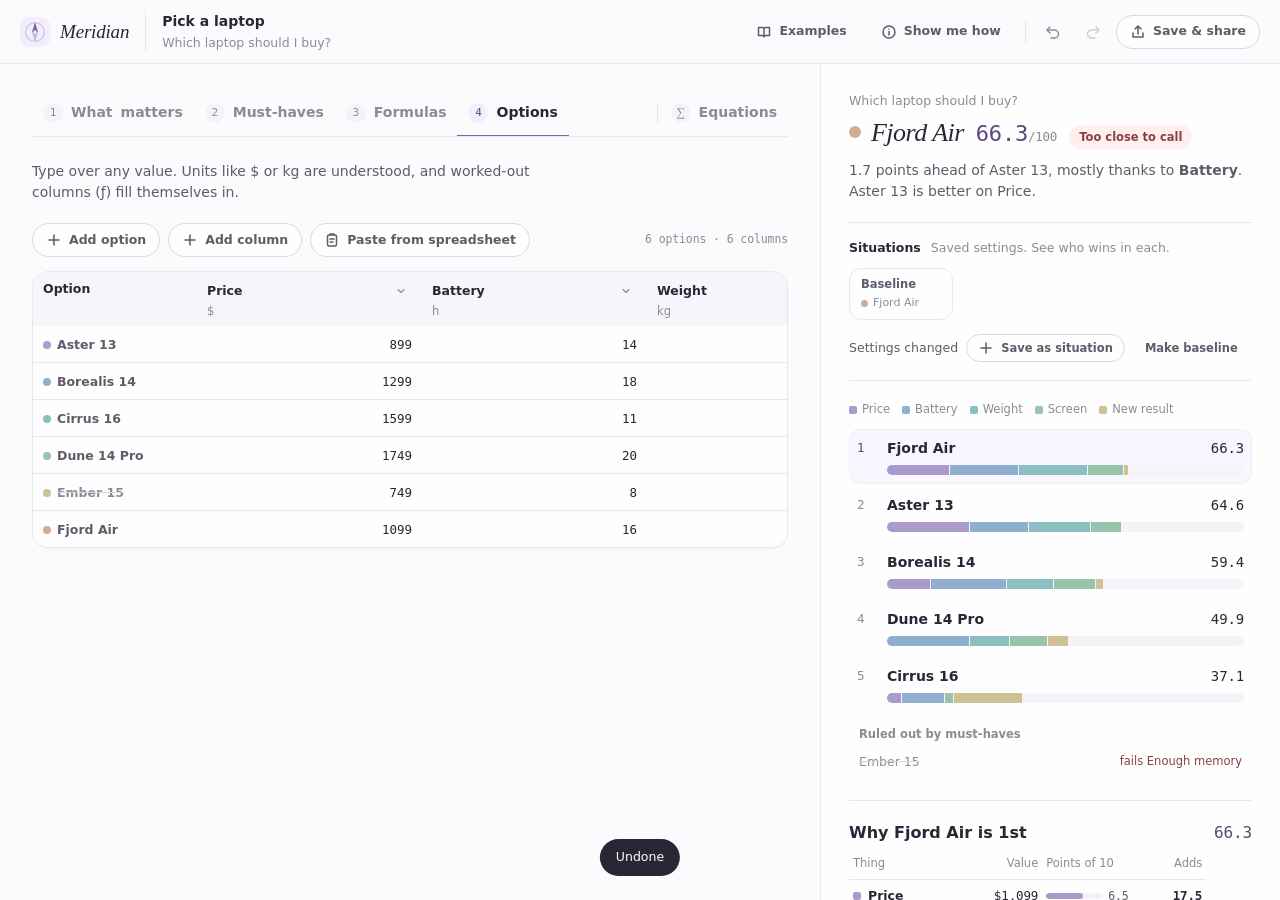
<file: ui-check.html>
<!doctype html>
<html lang="en">
<head>
  <meta charset="utf-8">
  <meta name="viewport" content="width=device-width, initial-scale=1">
  <title>Meridian Studio · UI checks</title>
  <link rel="icon" href="favicon.svg" type="image/svg+xml">
  <link rel="stylesheet" href="css/style.css">
</head>
<body data-pane="build">
  <header class="topbar" id="topbar"></header>
  <nav class="pane-switch" aria-label="View"><button data-act="pane" data-v="build" aria-pressed="true">Build</button><button data-act="pane" data-v="results" aria-pressed="false">Ranking</button></nav>
  <main class="layout" id="main"><section class="setup" id="setup"></section><aside class="results" id="results"></aside></main>
  <aside class="coach" id="coach" hidden></aside>
  <div id="modal-root"></div>
  <div class="toast" id="toast"></div>
  <input type="file" id="import-file" hidden>
  <script src="js/tests/ui-reset.js"></script>
  <script src="js/core/util.js"></script>
  <script src="js/core/formula.js"></script>
  <script src="js/core/model.js"></script>
  <script src="js/core/engine.js"></script>
  <script src="js/core/uncertainty.js"></script>
  <script src="js/core/insights.js"></script>
  <script src="js/core/export.js"></script>
  <script src="js/core/xlsx.js"></script>
  <script src="js/core/plan.js"></script>
  <script src="js/core/equations.js"></script>
  <script src="js/examples.js"></script>
  <script src="js/examples-ops.js"></script>
  <script src="js/app/store.js"></script>
  <script src="js/app/render.js"></script>
  <script src="js/app/setup.js"></script>
  <script src="js/app/results.js"></script>
  <script src="js/app/modals.js"></script>
  <script src="js/app/guide.js"></script>
  <script src="js/app/events.js"></script>
  <script src="js/app/runner.js"></script>
  <script src="js/app/tools.js"></script>
  <script src="js/app/equations.js"></script>
  <script src="js/app/main.js"></script>
  <script src="js/tests/ui-check.js"></script>
</body>
</html>
</file>
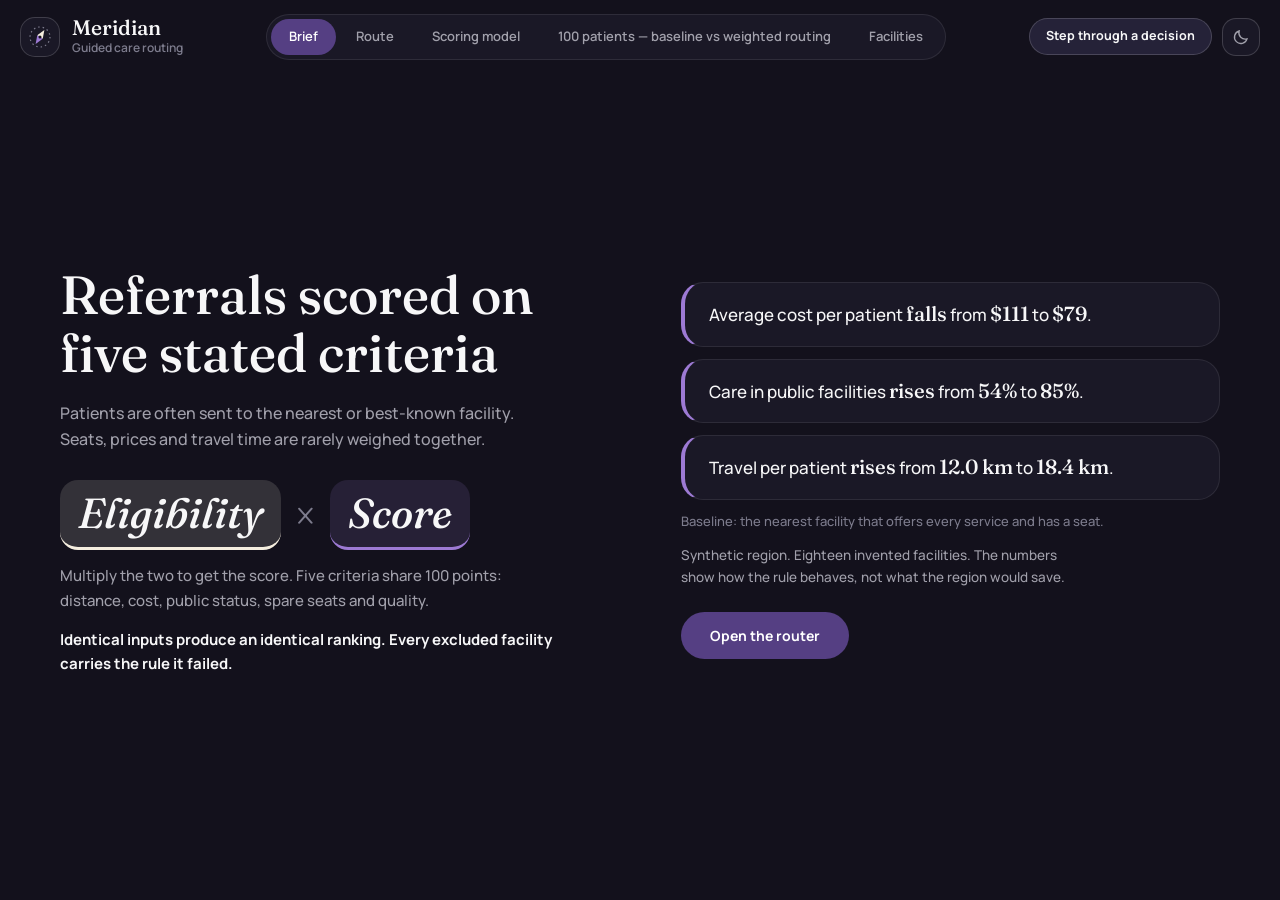
<file: docs/demo.html>
<!DOCTYPE html>
<html lang="en" data-theme="dark">
<head>
<meta charset="utf-8">
<meta name="viewport" content="width=device-width,initial-scale=1">
<title>Meridian — guided care routing</title>
<link rel="icon" href="data:image/svg+xml,%3Csvg xmlns='http://www.w3.org/2000/svg' viewBox='0 0 32 32'%3E%3Crect width='32' height='32' rx='8' fill='%23553f83'/%3E%3Cpath d='M16 4.5l5.2 11.5H10.8z' fill='%23ffffff'/%3E%3Cpath d='M16 27.5l5.2-11.5H10.8z' fill='%23b9a3e0'/%3E%3C/svg%3E">
<meta name="theme-color" content="#553f83">
<link rel="preconnect" href="https://fonts.googleapis.com">
<link rel="preconnect" href="https://fonts.gstatic.com" crossorigin>
<link href="https://fonts.googleapis.com/css2?family=Fraunces:ital,opsz,wght@0,9..144,400..600;1,9..144,400..600&family=JetBrains+Mono:wght@400;500&family=Manrope:wght@400;500;600;700&display=swap" rel="stylesheet">
<style>
:root{
--bg:#13111c;--bg2:#0f0d18;--panel:#1a1826;--panel2:#252238;
--line:rgba(247,247,248,.085);--line2:rgba(247,247,248,.17);
--tx:#f7f7f8;--mu:#a1a0ab;--fa:#7d7c8d;
--brand:#553f83;--on-brand:#ffffff;--focus:#bf92ec;
--pub:#7fd6a8;--con:#f0c36e;--pri:#f28fb0;--sel:#f5eedf;--acc:#9d7ad4;--ok:#6fd3a0;--warn:#f0c36e;--bad:#f0877d;
--td:#7db4f5;--tc:#b99af2;--tt:#7fd6a8;--tl:#f3b184;--tq:#68d4e0;
--dot:rgba(224,218,255,.085);
color-scheme:dark}
:root[data-theme=light]{
--bg:#f1eff7;--bg2:#f9f8fd;--panel:#ffffff;--panel2:#efecf7;
--line:rgba(26,23,38,.09);--line2:rgba(26,23,38,.17);
--tx:#1a1726;--mu:#5f5a75;--fa:#8b869c;
--brand:#553f83;--on-brand:#ffffff;--focus:#6b4fa3;
--pub:#2b9a68;--con:#b7801c;--pri:#c94e7c;--sel:#1a1726;--acc:#6b4fa3;--ok:#2b9a68;--warn:#a9740f;--bad:#c94e4e;
--td:#3f7fd0;--tc:#7a56c9;--tt:#2b9a68;--tl:#cf7d3f;--tq:#1f96a5;
--dot:rgba(26,23,38,.12);
color-scheme:light}
*{box-sizing:border-box;margin:0;padding:0}
html,body{height:100%}
body{background:var(--bg);color:var(--tx);font:500 14px/1.5 Manrope,ui-sans-serif,system-ui,-apple-system,"Segoe UI",sans-serif;-webkit-font-smoothing:antialiased;overflow:hidden}
button,select,input{font:inherit;color:inherit}
button{cursor:pointer}
:focus-visible{outline:2px solid var(--focus);outline-offset:2px}
.mono{font-family:'JetBrains Mono',ui-monospace,Menlo,monospace;font-variant-numeric:tabular-nums}
.serif{font-family:Fraunces,Georgia,'Times New Roman',serif}
.fa{color:var(--fa)}.mu{color:var(--mu)}
.app{position:relative;height:100vh;display:flex;flex-direction:column}
.top{display:flex;align-items:center;gap:20px;padding:14px 20px 10px;flex:none}
.brand{display:flex;align-items:center;gap:12px}
.mark{width:40px;height:40px;border-radius:15px;background:var(--panel);border:1px solid var(--line2);display:grid;place-items:center}
.brand b{display:block;font:500 21px/1.1 Fraunces,Georgia,serif}
.brand small{display:block;font-size:12px;color:var(--fa);font-weight:600}
.tabs{display:flex;gap:2px;background:var(--panel);border:1px solid var(--line);padding:4px;border-radius:999px;margin:0 auto}
.tabs button{border:0;background:none;padding:8px 18px;border-radius:999px;color:var(--mu);font-weight:600;font-size:13px;white-space:nowrap}
.tabs button:hover:not(.on){color:var(--tx)}
.tabs button.on{background:var(--brand);color:var(--on-brand)}
.tools{display:flex;align-items:center;gap:10px}
.pill{display:inline-flex;align-items:center;gap:8px;padding:7px 14px;border-radius:999px;border:1px solid var(--line2);font-size:12px;font-weight:600;color:var(--mu);white-space:nowrap}
.live{width:7px;height:7px;border-radius:50%;background:var(--pub);animation:beat 2.6s infinite}
@keyframes beat{0%{box-shadow:0 0 0 0 color-mix(in srgb,var(--pub) 55%,transparent)}70%,100%{box-shadow:0 0 0 9px transparent}}
.iconbtn{width:38px;height:38px;border-radius:14px;border:1px solid var(--line2);background:var(--panel);display:grid;place-items:center;color:var(--mu)}
.iconbtn:hover{color:var(--tx)}
main{flex:1;min-height:0;position:relative}
.view{height:100%}
.view[hidden]{display:none}
.scroll{height:100%;overflow:auto;padding:6px 20px 32px}
.wrap{max-width:1200px;margin:0 auto;display:flex;flex-direction:column;gap:16px}
::-webkit-scrollbar{width:8px;height:8px}
::-webkit-scrollbar-thumb{background:var(--line2);border-radius:9px}
.route{display:grid;grid-template-columns:308px minmax(0,1fr) 384px;grid-template-rows:minmax(0,1fr);gap:14px;padding:4px 16px 16px}
.col{min-height:0;overflow:auto;display:flex;flex-direction:column;gap:14px}
.card{background:var(--panel);border:1px solid var(--line);border-radius:24px;padding:18px 18px 20px}
.ch{display:flex;align-items:baseline;justify-content:space-between;gap:10px;margin-bottom:14px}
.ch h3{font:700 14px Manrope}
.ch span{font-size:12px;color:var(--fa);font-weight:600}
.fl{display:block;margin:16px 0 8px;font-size:12.5px;font-weight:600;color:var(--mu)}
.fl span{color:var(--fa);font-weight:500}
.chips{display:flex;flex-wrap:wrap;gap:6px}
.chip{display:inline-flex;align-items:center;gap:6px;padding:6px 12px;border-radius:999px;border:1px solid var(--line2);background:none;color:var(--mu);font-size:12.5px;font-weight:600}
.chip:hover{color:var(--tx);border-color:var(--mu)}
.chip.on{background:color-mix(in srgb,var(--acc) 17%,transparent);border-color:color-mix(in srgb,var(--acc) 60%,transparent);color:var(--tx)}
.seg{display:flex;background:var(--panel2);border-radius:999px;padding:3px}
.seg button{flex:1;border:0;background:none;color:var(--mu);padding:7px 8px;border-radius:999px;font-size:12.5px;font-weight:600}
.seg button.on{background:var(--brand);color:var(--on-brand)}
select{appearance:none;width:100%;background:var(--panel2) url("data:image/svg+xml,%3Csvg xmlns='http://www.w3.org/2000/svg' width='12' height='8' fill='none' stroke='%23a1a0ab' stroke-width='1.6' stroke-linecap='round'%3E%3Cpath d='M1 1.5l5 5 5-5'/%3E%3C/svg%3E") no-repeat right 14px center;border:1px solid var(--line);border-radius:15px;padding:10px 36px 10px 14px;font-size:13px;font-weight:600}
select option,select optgroup{background:var(--panel);color:var(--tx)}
input[type=range]{-webkit-appearance:none;appearance:none;width:100%;height:20px;background:transparent;cursor:pointer;--p:50%}
input[type=range]::-webkit-slider-runnable-track{height:6px;border-radius:9px;background:linear-gradient(to right,var(--acc) var(--p),var(--panel2) var(--p))}
input[type=range]::-webkit-slider-thumb{-webkit-appearance:none;width:16px;height:16px;margin-top:-5px;border-radius:50%;background:var(--sel);border:3px solid var(--panel);box-shadow:0 0 0 1px var(--line2)}
input[type=range]::-moz-range-track{height:6px;border-radius:9px;background:var(--panel2)}
input[type=range]::-moz-range-progress{height:6px;border-radius:9px;background:var(--acc)}
input[type=range]::-moz-range-thumb{width:12px;height:12px;border-radius:50%;background:var(--sel);border:3px solid var(--panel)}
.switch{position:relative;display:flex;align-items:flex-start;gap:10px;margin-top:16px;font-size:12.5px;font-weight:600;color:var(--mu);cursor:pointer}
.switch small{display:block;font-weight:500;color:var(--fa);font-size:11.5px;line-height:1.4;margin-top:1px}
.switch input{position:absolute;opacity:0;pointer-events:none}
.switch i{width:36px;height:22px;border-radius:99px;background:var(--panel2);border:1px solid var(--line2);position:relative;transition:.25s;flex:none;margin-top:1px}
.switch i::after{content:'';position:absolute;top:2px;left:2px;width:16px;height:16px;border-radius:50%;background:var(--mu);transition:.25s}
.switch input:checked+i{background:color-mix(in srgb,var(--acc) 30%,transparent);border-color:var(--acc)}
.switch input:checked+i::after{transform:translateX(14px);background:var(--sel)}
.switch input:focus-visible+i{outline:2px solid var(--sel);outline-offset:2px}
.dial{margin-top:14px}
.dl{display:flex;justify-content:space-between;align-items:center;font-size:13px;font-weight:700}
.dl span{display:flex;align-items:center;gap:8px}
.dl i{width:9px;height:9px;border-radius:50%}
.dl b{font-size:12px;color:var(--mu)}
.dh{font-size:11.5px;color:var(--fa);margin:1px 0 2px;font-weight:500}
.presets{margin-bottom:4px}
.canvas{position:relative;flex:1 1 auto;min-height:400px;border-radius:32px;overflow:hidden;background-color:var(--bg2);background-image:radial-gradient(var(--dot) 1.3px,transparent 1.4px);background-size:22px 22px;border:1px solid var(--line)}
#map{position:absolute;inset:0;width:100%;height:100%;touch-action:none}
#map text{font-family:Manrope,sans-serif}
.ovl{position:absolute;z-index:2;display:flex;gap:14px;align-items:center;font-size:12px;font-weight:600;color:var(--mu);pointer-events:none}
.ovl.tl{top:16px;left:18px;background:color-mix(in srgb,var(--bg2) 80%,transparent);padding:7px 14px;border-radius:999px;border:1px solid var(--line)}
.ovl.br{bottom:16px;right:18px;background:color-mix(in srgb,var(--bg2) 80%,transparent);padding:7px 14px;border-radius:999px;border:1px solid var(--line)}
.lg{display:inline-flex;align-items:center;gap:6px}
.lg i,.tdot{width:9px;height:9px;border-radius:50%;background:var(--c,var(--mu));display:inline-block;flex:none}
.river{fill:none;stroke:color-mix(in srgb,var(--acc) 9%,transparent);stroke-width:34;stroke-linecap:round}
.road{fill:none;stroke:var(--line2);stroke-width:1.2;stroke-dasharray:1 5;stroke-linecap:round}
.sdot{fill:var(--fa)}
.stl{font-size:11px;font-weight:600;fill:var(--fa);text-anchor:middle}
.wm{font-family:Fraunces,Georgia,serif;font-style:italic;font-size:34px;fill:var(--tx);opacity:.09;text-anchor:middle;pointer-events:none}
.reach{fill:none;stroke:var(--sel);stroke-width:1;stroke-dasharray:2 8;opacity:.25}
.edge{fill:none;stroke-linecap:round}
.edge.glow{stroke:var(--sel);stroke-width:12;opacity:.13}
.edge.best{stroke:var(--sel);stroke-width:2.8;stroke-dasharray:.1 8;animation:flow 1.6s linear infinite}
.edge.req{stroke:var(--sel);stroke-width:1.6;stroke-dasharray:6 6;opacity:.75}
@keyframes flow{to{stroke-dashoffset:-8.1}}
.echip rect{fill:var(--panel);stroke:var(--line2)}
.echip text{font:500 10.5px 'JetBrains Mono',monospace;fill:var(--tx);text-anchor:middle}
.echip.best rect{fill:var(--sel);stroke:none}
.echip.best text{fill:var(--bg)}
.fnode{cursor:pointer}
.fnode .hit{fill:transparent}
.fnode .ring-bg{fill:none;stroke:var(--line2);stroke-width:2.4}
.fnode .ring{fill:none;stroke-width:2.4;stroke-linecap:round}
.fnode .body{fill:var(--panel);stroke-width:1.4}
.fnode:hover .body{fill:var(--panel2)}
.fnode.dim{opacity:.3}
.fnode.dim:hover{opacity:.75}
.fnode .selring{display:none;fill:none;stroke:var(--sel);stroke-width:1.4;stroke-dasharray:2 5}
.fnode.on .selring{display:block}
.fnode.best .body{fill:color-mix(in srgb,var(--sel) 14%,var(--panel))}
.lbl{font-size:12.5px;font-weight:600;fill:var(--mu);text-anchor:middle;paint-order:stroke;stroke:var(--bg2);stroke-width:4px;stroke-linejoin:round}
.fnode.best .lbl{fill:var(--tx);font-weight:700}
.patient{cursor:grab}
.patient:active{cursor:grabbing}
.halo{fill:var(--sel);opacity:.4;transform-box:fill-box;transform-origin:center;animation:pulse 3.2s ease-out infinite}
.halo.h2{animation-delay:1.6s}
@keyframes pulse{0%{transform:scale(.7);opacity:.45}100%{transform:scale(2.7);opacity:0}}
.pdot{fill:var(--sel)}
.pcore{fill:var(--bg)}
.ptag rect{fill:var(--sel)}
.ptag text{font-size:10.5px;font-weight:700;fill:var(--bg);text-anchor:middle}
.rec{display:grid;grid-template-columns:1.1fr 1fr;gap:22px}
.rech{grid-column:1/-1;display:flex;justify-content:flex-end;margin:-4px 0 2px}
.toast{position:fixed;left:50%;bottom:22px;transform:translateX(-50%);z-index:80;background:var(--panel2);border:1px solid var(--line2);border-radius:999px;padding:10px 20px;font-size:12.5px;font-weight:700;color:var(--tx);box-shadow:0 18px 40px -18px rgba(0,0,0,.6);transition:opacity .18s}
.toast[hidden]{display:none}
.rec h4{font:700 12.5px Manrope;color:var(--mu);margin-bottom:8px}
.stop{padding:0 0 10px}
.sname{font:500 22px/1.2 Fraunces,Georgia,serif}
.smeta{display:flex;flex-wrap:wrap;align-items:center;gap:8px 12px;margin-top:6px;font-size:12.5px;color:var(--mu)}
.tchip{display:inline-flex;align-items:center;gap:6px;padding:3px 10px 3px 8px;border-radius:999px;background:color-mix(in srgb,var(--c) 15%,transparent);color:var(--tx);font-size:11.5px;font-weight:700}
.tchip i{width:7px;height:7px;border-radius:50%;background:var(--c)}
.sv{display:inline-block;padding:2px 9px;border-radius:999px;border:1px solid var(--line2);font-size:11px;font-weight:600;color:var(--fa)}
.sv.need{border-color:color-mix(in srgb,var(--acc) 65%,transparent);color:var(--tx);background:color-mix(in srgb,var(--acc) 14%,transparent)}
.facts{display:flex;flex-wrap:wrap;gap:8px 22px;margin:12px 0}
.fact b{display:block;font:500 20px/1.15 Fraunces,Georgia,serif}
.fact span{font-size:11.5px;color:var(--fa);font-weight:600}
.why{font-size:13px;color:var(--mu);line-height:1.55}
.why b{color:var(--tx)}
.vs{margin-top:10px;padding:10px 14px;border-radius:16px;background:var(--panel2);font-size:12.5px;color:var(--mu);line-height:1.5}
.vs b{color:var(--tx)}
.verdict{border-radius:18px;background:var(--panel2);padding:14px 16px}
.out{display:inline-flex;align-items:center;padding:4px 12px;border-radius:999px;font-size:12px;font-weight:700;margin-bottom:10px}
.out.ok{background:color-mix(in srgb,var(--ok) 18%,transparent);color:var(--ok)}
.out.warn{background:color-mix(in srgb,var(--warn) 18%,transparent);color:var(--warn)}
.out.bad{background:color-mix(in srgb,var(--bad) 18%,transparent);color:var(--bad)}
.rule{display:grid;grid-template-columns:20px 1fr;gap:10px;padding:7px 0;border-top:1px solid var(--line);font-size:12.5px}
.rule:first-of-type{border-top:0}
.rule .ic{width:18px;height:18px;border-radius:50%;display:grid;place-items:center;font-size:11px;font-weight:800;margin-top:1px}
.rule .ic.p{background:color-mix(in srgb,var(--ok) 22%,transparent);color:var(--ok)}
.rule .ic.f{background:color-mix(in srgb,var(--bad) 22%,transparent);color:var(--bad)}
.rule .ic.i{background:color-mix(in srgb,var(--warn) 22%,transparent);color:var(--warn)}
.rule small{display:block;color:var(--fa);font-size:11.5px;font-weight:500}
.emptyv{color:var(--fa);font-size:13px;line-height:1.6}
.tl2{display:flex;flex-wrap:wrap;gap:6px 14px;font-size:11.5px;color:var(--fa);font-weight:600;margin-bottom:12px}
.tl2 span{display:inline-flex;align-items:center;gap:6px}
.tl2 i{width:8px;height:8px;border-radius:50%}
.rlist{display:flex;flex-direction:column;gap:8px}
.row{border:1px solid var(--line);border-radius:18px;padding:12px 14px;background:var(--panel2);cursor:pointer}
.row:hover{border-color:var(--line2)}
.row.best{border-color:color-mix(in srgb,var(--sel) 45%,transparent)}
.row.open{border-color:var(--line2)}
.rh{display:grid;grid-template-columns:24px minmax(0,1fr) auto;gap:10px;align-items:center}
.rk{width:24px;height:24px;border-radius:50%;display:grid;place-items:center;font:500 11px 'JetBrains Mono',monospace;background:var(--panel);color:var(--mu)}
.row.best .rk{background:var(--sel);color:var(--bg2)}
.rt{display:flex;align-items:center;gap:8px;font-weight:700;font-size:13.5px;flex-wrap:wrap}
.rs{display:flex;flex-wrap:wrap;gap:0 14px;font-size:12px;color:var(--mu);margin-top:2px}
.rs b{color:var(--tx);font-weight:700}
.rscore{font:500 24px/1 Fraunces,Georgia,serif;text-align:right}
.rscore small{display:block;font:400 10px 'JetBrains Mono',monospace;color:var(--fa);margin-top:3px}
.stack{display:flex;height:7px;border-radius:9px;background:var(--panel);overflow:hidden;margin-top:10px}
.stack b{display:block;height:100%;transition:width .5s cubic-bezier(.2,.7,.2,1)}
.stack.big{height:14px;border-radius:12px}
.tag{font-size:10.5px;font-weight:700;padding:2px 9px;border-radius:999px;border:1px solid var(--line2);color:var(--mu)}
.tag.best{background:var(--sel);color:var(--bg);border-color:transparent}
.tag.req{border-color:var(--sel);color:var(--sel)}
.tag.cov{color:var(--tl);border-color:color-mix(in srgb,var(--tl) 50%,transparent)}
.tag.warn{color:var(--warn);border-color:color-mix(in srgb,var(--warn) 50%,transparent)}
.nrow{display:grid;grid-template-columns:112px minmax(0,1fr) 46px;gap:10px;align-items:center;font-size:12.5px;margin-bottom:9px}
.nn{display:flex;align-items:center;gap:7px;font-weight:600;color:var(--mu)}
.nn i{width:8px;height:8px;border-radius:50%;flex:none}
.ntrack{position:relative;height:10px;border-radius:9px;background:var(--panel2)}
.ntrack .zero{position:absolute;left:50%;top:-3px;bottom:-3px;width:1px;background:var(--line2)}
.ntrack b{position:absolute;top:0;bottom:0;border-radius:9px}
.nval{text-align:right;font-size:12px}
.nval.neg{color:var(--bad)}
.brk{margin-top:12px;padding-top:10px;border-top:1px solid var(--line);display:grid;gap:7px}
.br{display:grid;grid-template-columns:104px minmax(0,1fr) 78px 40px;gap:8px;align-items:center;font-size:12px}
.br .bn{display:flex;align-items:center;gap:7px;font-weight:600;color:var(--mu)}
.br .bn i{width:8px;height:8px;border-radius:50%}
.br .bbar{height:6px;border-radius:9px;background:var(--panel);overflow:hidden}
.br .bbar b{display:block;height:100%;border-radius:9px}
.br .bv{color:var(--fa);font-size:11px;text-align:right}
.br .bp{text-align:right;font-size:12px}
.br.tot{border-top:1px solid var(--line);padding-top:8px;margin-top:2px;font-weight:700}
details{margin-top:12px}
summary{cursor:pointer;font-size:12.5px;font-weight:700;color:var(--mu);padding:6px 2px;list-style:none}
summary::-webkit-details-marker{display:none}
summary::before{content:'+';display:inline-block;width:16px;color:var(--fa)}
details[open] summary::before{content:'−'}
.frow{display:flex;justify-content:space-between;gap:10px;align-items:center;padding:8px 4px;border-top:1px solid var(--line);font-size:12.5px;cursor:pointer}
.frow span:first-child{display:flex;align-items:center;gap:8px;font-weight:600}
.frow span:last-child{color:var(--fa);text-align:right;font-size:12px}
.tip{position:fixed;z-index:60;pointer-events:none;background:var(--panel2);border:1px solid var(--line2);border-radius:18px;padding:12px 14px;width:270px;box-shadow:0 18px 40px -18px rgba(0,0,0,.6)}
.tip[hidden]{display:none}
.tip b{font-size:13.5px}
.tt1{display:flex;align-items:center;gap:8px}
.tt2{font-size:12px;color:var(--mu);margin:2px 0 8px}
.svs{display:flex;flex-wrap:wrap;gap:4px}
.tt3{display:flex;flex-wrap:wrap;gap:2px 14px;margin-top:9px;font-size:11.5px;color:var(--mu)}
.tt4{margin-top:8px;padding-top:8px;border-top:1px solid var(--line);font-size:12px;font-weight:700}
.grid2{display:grid;grid-template-columns:minmax(0,1.5fr) minmax(0,1fr);gap:16px}
.grid3{display:grid;grid-template-columns:repeat(auto-fill,minmax(330px,1fr));gap:16px}
.hero{padding:30px 32px 28px;border-radius:32px}
.hero .lead{font-size:13px;color:var(--mu);font-weight:600}
.eq{font-size:clamp(24px,3.4vw,40px);line-height:1.5;margin:14px 0 6px;display:flex;flex-wrap:wrap;align-items:center;gap:2px 12px;font-style:italic;font-weight:400}
.eq .op{font-style:normal;color:var(--fa)}
.eq .brk2{font-style:normal;font-size:1.5em;font-weight:300;color:var(--fa);line-height:1}
.eq .tm{padding:0 12px;border-radius:14px;background:color-mix(in srgb,var(--c) 15%,transparent);border-bottom:2px solid var(--c)}
.eq .gt{padding:0 12px;border-radius:14px;background:color-mix(in srgb,var(--sel) 12%,transparent);border-bottom:2px solid var(--sel)}
.eq2{font-size:clamp(16px,1.9vw,21px);color:var(--mu);font-style:italic;margin:6px 0 18px;line-height:1.9}
.eq2 .ind{font-style:normal;display:inline-block;padding:0 10px;border-radius:12px;background:var(--panel2);margin:0 2px;color:var(--tx);font-family:Fraunces,Georgia,serif;font-size:.92em}
.notes{display:grid;grid-template-columns:repeat(3,minmax(0,1fr));gap:14px}
.note{padding:14px 16px;border-radius:18px;background:var(--panel2);font-size:13px;color:var(--mu);line-height:1.55}
.note b{display:block;color:var(--tx);margin-bottom:3px;font-size:13.5px}
.sub{font-size:15px;line-height:2.1;margin:6px 0 14px;display:flex;flex-wrap:wrap;gap:4px 8px;align-items:center}
.sub .op{color:var(--fa)}
.sb{display:inline-flex;gap:5px;padding:2px 10px;border-radius:12px;background:color-mix(in srgb,var(--c) 15%,transparent);border-bottom:2px solid var(--c);font-size:13px}
.sb em{font-style:normal}
.bigscore{display:flex;align-items:baseline;gap:8px;margin:2px 0 12px}
.bigscore b{font:500 56px/1 Fraunces,Georgia,serif}
.bigscore span{color:var(--fa);font-weight:600}
.stackl{display:flex;flex-wrap:wrap;gap:6px 16px;margin-top:10px;font-size:12px;color:var(--mu)}
.stackl span{display:inline-flex;align-items:center;gap:6px}
.stackl i{width:8px;height:8px;border-radius:50%}
.selrow{display:flex;gap:10px;align-items:center;margin-bottom:12px}
.selrow label{font-size:12.5px;font-weight:600;color:var(--mu);white-space:nowrap}
.gchips{display:flex;flex-wrap:wrap;gap:8px;margin-top:14px}
.gc{display:inline-flex;align-items:center;gap:8px;padding:6px 12px;border-radius:999px;font-size:12.5px;font-weight:600;background:var(--panel2)}
.gc i{width:16px;height:16px;border-radius:50%;display:grid;place-items:center;font-size:10px;font-style:normal;font-weight:800}
.gc.p i{background:color-mix(in srgb,var(--ok) 25%,transparent);color:var(--ok)}
.gc.f i{background:color-mix(in srgb,var(--bad) 25%,transparent);color:var(--bad)}
.tcard{border-radius:24px}
.th{display:grid;grid-template-columns:44px 1fr auto;gap:12px;align-items:center}
.tsym{width:44px;height:44px;border-radius:15px;display:grid;place-items:center;font-size:24px;font-style:italic;background:color-mix(in srgb,var(--c) 16%,transparent);color:var(--c)}
.th b{display:block;font-size:14px}
.th span{font-size:12px;color:var(--fa);font-weight:500}
.tw{font-size:12px;color:var(--c);font-weight:500}
.tf{font-size:19px;font-style:italic;margin:14px 0 6px;color:var(--tx)}
.tchart{height:104px;margin:4px 0}
.tchart svg{width:100%;height:100%;display:block}
.tlv{font-size:12px;color:var(--mu);margin-top:4px}
.tn{font-size:12.5px;color:var(--fa);margin-top:6px;line-height:1.55}
.tbars{display:flex;align-items:flex-end;gap:10px;height:100%;padding:6px 8px 0}
.tbars div{flex:1;display:flex;flex-direction:column;justify-content:flex-end;align-items:center;gap:5px;height:100%;font-size:11px;color:var(--fa);font-weight:600}
.tbars b{display:block;width:100%;border-radius:10px 10px 4px 4px;background:color-mix(in srgb,var(--c) 30%,transparent)}
.tbars div.on b{background:var(--c)}
.tbars div.on{color:var(--tx)}
.utable{width:100%;border-collapse:collapse;font-size:12.5px;margin-top:2px}
.utable td,.utable th{padding:7px 4px;border-top:1px solid var(--line);text-align:left}
.utable th{font-weight:600;color:var(--fa);border-top:0}
.rules p{font-size:12.5px;color:var(--mu);margin:0 0 4px;line-height:1.55}
.strip{position:relative;display:flex;gap:2px;height:38px;margin:8px 0 4px}
.run{flex:1 1 0;min-width:0;border-radius:11px;background:color-mix(in srgb,var(--c) 22%,transparent);border:1px solid color-mix(in srgb,var(--c) 55%,transparent);font-size:11px;font-weight:700;display:flex;align-items:center;padding:0 9px;overflow:hidden;white-space:nowrap;text-overflow:ellipsis;color:var(--tx)}
.mk{position:absolute;top:-6px;bottom:-6px;width:2px;background:var(--sel);border-radius:2px;transform:translateX(-1px);pointer-events:none}
.sens{display:grid;gap:14px;margin-top:6px}
.sens .sl{display:flex;justify-content:space-between;align-items:baseline;font-size:13px;font-weight:700}
.sens .sl span{display:flex;align-items:center;gap:8px}
.sens .sl i{width:9px;height:9px;border-radius:50%}
.sens .sl em{font-style:normal;font-size:12px;color:var(--fa);font-weight:600}
.axis{display:flex;justify-content:space-between;font-size:10.5px;color:var(--fa)}
.simh{font:500 clamp(22px,2.6vw,30px)/1.3 Fraunces,Georgia,serif;margin:6px 0 16px}
.simc{display:flex;gap:16px;align-items:center;flex-wrap:wrap}
.simc label{font-size:12.5px;font-weight:600;color:var(--mu)}
.simc input[type=range]{width:180px}
.btn{border:1px solid var(--line2);background:var(--panel2);color:var(--tx);border-radius:999px;padding:8px 16px;font-size:12.5px;font-weight:700}
.btn:hover{border-color:var(--mu)}
.fine{font-size:12px;color:var(--fa);line-height:1.55;margin-top:12px}
.kpis{display:grid;grid-template-columns:repeat(auto-fill,minmax(250px,1fr));gap:16px}
.kpi{border-radius:24px;padding:18px 18px 16px}
.kpi h5{font:700 13px Manrope;color:var(--mu)}
.kv{display:grid;gap:8px;margin-top:12px}
.kr{display:grid;grid-template-columns:62px minmax(0,1fr) auto;gap:10px;align-items:center;font-size:12px;color:var(--fa);font-weight:600}
.kr .kb{height:8px;border-radius:9px;background:var(--panel2);overflow:hidden}
.kr .kb b{display:block;height:100%;border-radius:9px;transition:width .5s cubic-bezier(.2,.7,.2,1)}
.kr.m .kb b{background:var(--fa)}
.kr.e .kb b{background:var(--acc)}
.kr.e{color:var(--tx)}
.kr .n{font-size:13px;font-weight:500;text-align:right;min-width:64px}
.dlt{display:inline-block;margin-top:12px;padding:3px 11px;border-radius:999px;font-size:12px;font-weight:700}
.dlt.good{background:color-mix(in srgb,var(--ok) 18%,transparent);color:var(--ok)}
.dlt.bad{background:color-mix(in srgb,var(--bad) 18%,transparent);color:var(--bad)}
.dlt.flat{background:var(--panel2);color:var(--mu)}
.split{display:grid;gap:16px}
.tiers{display:grid;gap:12px}
.tr{display:grid;grid-template-columns:70px minmax(0,1fr);gap:12px;align-items:center;font-size:12.5px;font-weight:600;color:var(--mu)}
.tr .stack{margin:0;height:22px;border-radius:12px}
.tr .stack b{display:flex;align-items:center;justify-content:center;font-size:10.5px;font-weight:700;color:var(--bg)}
.ugrid{display:grid;grid-template-columns:repeat(2,minmax(0,1fr));gap:4px 26px}
.urow{display:grid;grid-template-columns:minmax(0,1fr) 130px;gap:10px;align-items:center;padding:5px 0;font-size:12px;border-top:1px solid var(--line)}
.urow .un{display:flex;align-items:center;gap:8px;font-weight:600;color:var(--mu);min-width:0}
.urow .un span{white-space:nowrap;overflow:hidden;text-overflow:ellipsis}
.urow .ut{display:grid;gap:3px}
.tk{position:relative;height:6px;border-radius:9px;background:var(--panel2)}
.tk b{position:absolute;left:0;top:0;height:100%;border-radius:9px;transition:width .5s cubic-bezier(.2,.7,.2,1)}
.tk.m b{background:var(--fa)}
.tk.e b{background:var(--acc)}
.tk s{position:absolute;top:-2px;bottom:-2px;width:2px;background:var(--sel);opacity:.7;border-radius:2px}
.ulg{display:flex;gap:16px;font-size:12px;color:var(--mu);font-weight:600;margin-bottom:8px}
.ulg span{display:inline-flex;align-items:center;gap:6px}
.ulg i{width:14px;height:6px;border-radius:9px}
.ntable{width:100%;border-collapse:collapse;font-size:13px}
.ntable th{text-align:left;font-size:12px;color:var(--fa);font-weight:600;padding:0 8px 10px}
.ntable td{padding:11px 8px;border-top:1px solid var(--line);vertical-align:middle}
.ntable .nm{font-weight:700;display:flex;align-items:center;gap:8px}
.ntable .pl{color:var(--fa);font-size:12px;margin-left:17px}
.nsv{display:flex;flex-wrap:wrap;gap:4px;max-width:340px}
.seat{display:grid;gap:4px;min-width:110px;font-size:12px;color:var(--mu)}
.code{font:400 12px/1.7 'JetBrains Mono',ui-monospace,monospace;color:var(--mu);background:var(--panel2);border-radius:18px;padding:14px 16px;overflow:auto;white-space:pre}
.code b{color:var(--sel);font-weight:500}
.steps{display:grid;grid-template-columns:repeat(4,minmax(0,1fr));gap:6px;margin-bottom:20px}
.stp{display:flex;align-items:center;gap:9px;border:1px solid var(--line);background:none;border-radius:16px;padding:9px 11px;color:var(--mu);text-align:left;font-size:12px;font-weight:700;line-height:1.3}
.stp:hover{border-color:var(--line2);color:var(--tx)}
.stp i{width:22px;height:22px;flex:none;border-radius:50%;display:grid;place-items:center;font:500 11px 'JetBrains Mono',monospace;font-style:normal;background:var(--panel2)}
.stp.on{border-color:var(--acc);color:var(--tx);background:color-mix(in srgb,var(--acc) 12%,transparent)}
.stp.on i{background:var(--brand);color:var(--on-brand)}
.stp.done i{background:color-mix(in srgb,var(--ok) 25%,transparent);color:var(--ok)}
.sthead{font:500 clamp(20px,2.1vw,26px)/1.3 Fraunces,Georgia,serif;margin:2px 0 6px}
.stsub{font-size:13px;color:var(--mu);line-height:1.65;margin:0 0 16px;max-width:64ch}
.stnote{font-size:12.5px;color:var(--warn);background:color-mix(in srgb,var(--warn) 12%,transparent);border-radius:14px;padding:9px 14px;margin:0 0 12px;line-height:1.55}
.stepfoot{display:flex;justify-content:space-between;margin-top:22px}
.btn.primary{background:var(--brand);border-color:transparent;color:var(--on-brand)}
.fun{display:grid;grid-template-columns:minmax(0,190px) minmax(0,1fr) 34px;gap:12px;align-items:center;margin-bottom:9px;font-size:13px}
.fl2{color:var(--mu);font-weight:600}
.ftrack{height:14px;border-radius:9px;background:var(--panel2);overflow:hidden}
.ftrack b{display:block;height:100%;border-radius:9px;background:var(--acc)}
.fun.last .ftrack b{background:var(--pub)}
.fn{text-align:right;font-weight:500}
.drops{display:flex;flex-wrap:wrap;gap:6px;margin-top:16px}
.dropc{display:inline-flex;align-items:center;gap:7px;padding:5px 11px;border-radius:999px;background:var(--panel2);font-size:12px;font-weight:600}
.dropc em{font-style:normal;color:var(--fa);font-weight:500}
.mrow{display:grid;grid-template-columns:10px minmax(0,1fr) minmax(70px,140px) 60px;gap:14px;align-items:center;padding:11px 0;border-top:1px solid var(--line)}
.mkd{width:10px;height:10px;border-radius:50%;flex:none}
.mkt b{font-size:13.5px}
.mkt span{display:block;font-size:12px;color:var(--mu)}
.mkt small{display:block;font-size:11.5px;color:var(--fa);margin-top:2px;line-height:1.45}
.mkn{font-size:28px;text-align:right;line-height:1}
.ntrack.big{height:12px}
.stack.lab b{display:flex;align-items:center;justify-content:center;font-size:11px;font-weight:700;color:var(--bg2)}
.stack.big.lab{height:32px;border-radius:14px}
.irow{display:grid;grid-template-columns:10px minmax(0,1fr) auto;gap:14px;align-items:center;padding:10px 0;border-top:1px solid var(--line);font-size:13px}
.irow small{display:block;color:var(--fa);font-size:11.5px}
.irow .ip{font-size:24px;text-align:right}
.irow .ip small{display:inline;font:500 11.5px Manrope,sans-serif;margin-left:6px}
.two{display:grid;grid-template-columns:minmax(0,1.2fr) minmax(0,1fr);gap:26px}
.rc{display:grid;grid-template-columns:minmax(0,1fr) 54px 22px 44px;gap:6px;align-items:center;padding:8px 0;border-top:1px solid var(--line);font-size:13px}
.rc.hd{border-top:0;font-size:11px;color:var(--fa);font-weight:600;padding-top:0}
.rc.sub{border-top:2px solid var(--line2)}
.rc.tot{border-top:2px solid var(--line2);font-weight:700;font-size:14px}
.rc .op{color:var(--fa);text-align:center}
.rc b,.rc .mono{text-align:right}
.rcn{display:flex;align-items:center;gap:8px;font-weight:600}
.rcn i{width:8px;height:8px;border-radius:50%;flex:none}
.lbh{font-size:12px;font-weight:700;color:var(--mu);margin-bottom:10px}
.lbr{display:grid;grid-template-columns:24px minmax(0,1fr) 70px 44px;gap:10px;align-items:center;padding:7px 8px;border-radius:14px;font-size:12.5px}
.lbr.me{background:var(--panel2)}
.lbn{font-weight:600;white-space:nowrap;overflow:hidden;text-overflow:ellipsis}
.lbr .mono{text-align:right;font-size:12px}
.wq{display:flex;flex-wrap:wrap;align-items:flex-start;gap:12px 10px;margin:8px 0 16px}
.wc{padding:10px 14px;border-radius:18px;background:color-mix(in srgb,var(--c,var(--sel)) 13%,transparent);border-bottom:2px solid var(--c,var(--sel))}
.wc b{display:block;font-size:14px;line-height:1.3}
.wc small{display:block;font-size:11.5px;color:var(--mu);margin-top:2px}
.wc.sc,.wc.gt2{--c:var(--sel)}
.wq .op{align-self:center;font:400 22px Fraunces,Georgia,serif;color:var(--fa)}
.wq .op.pr{font-size:46px;font-weight:300;line-height:1}
.read{font-size:13.5px;color:var(--mu);line-height:1.7;max-width:72ch}
.mlegend{display:grid;grid-template-columns:repeat(auto-fill,minmax(300px,1fr));gap:10px 26px;margin-top:8px}
.mlegend div{display:grid;grid-template-columns:28px minmax(0,1fr);gap:10px;font-size:12.5px;color:var(--mu);line-height:1.5}
.mlegend k{font:italic 500 18px Fraunces,Georgia,serif;color:var(--c)}
.seg.mini{width:auto}
.seg.mini button{flex:none;padding:6px 14px}
.linkbtn{background:none;border:0;color:var(--acc);font-size:12px;font-weight:700;padding:0;text-decoration:underline;text-underline-offset:3px}
.sect{padding:10px 4px 0}
.sect h2{font:500 26px/1.2 Fraunces,Georgia,serif;margin-bottom:4px}
.sect p{font-size:13.5px;color:var(--mu);line-height:1.6}
.tr1{font-size:13px;color:var(--mu);margin:14px 0 4px;line-height:1.55}
.tryl{display:block;font-size:11.5px;font-weight:700;color:var(--fa);margin:10px 0 0}
.tmath{margin-top:10px;padding-top:10px;border-top:1px solid var(--line);font-size:11.5px;color:var(--fa)}
.tlv b{color:var(--tx)}
dfn{font-style:normal;border-bottom:1px dotted var(--fa);cursor:help}
.tsym{font-style:normal;font-size:20px}
.brief{display:grid;place-items:center;padding:0 32px 28px}
.bgrid{display:grid;grid-template-columns:minmax(0,1.05fr) minmax(0,1fr);gap:56px;align-items:center;max-width:1160px;width:100%}
.bleft h1{font:500 clamp(34px,4.2vw,54px)/1.08 Fraunces,Georgia,serif;margin-bottom:18px}
.b1{font-size:16px;color:var(--mu);line-height:1.65;max-width:46ch}
.brule,.lad1{display:flex;align-items:center;gap:14px;flex-wrap:wrap;font-style:italic}
.brule{margin:28px 0 14px;font-size:clamp(28px,3.4vw,42px)}
.brule span,.lad1 span{padding:2px 18px;border-radius:18px;background:color-mix(in srgb,var(--c,var(--sel)) 14%,transparent);border-bottom:3px solid var(--c,var(--sel))}
.brule i,.lad1 i{font-style:normal;color:var(--fa)}
.b2{font-size:15px;color:var(--mu);line-height:1.65;max-width:50ch}
.b3{margin-top:14px;font-size:15px;font-weight:700;line-height:1.6;max-width:50ch}
.bd{border-radius:22px;padding:18px 24px;background:var(--panel);border:1px solid var(--line);border-left:4px solid var(--acc);font-size:17px;line-height:1.5;margin-bottom:12px}
.bd b{font:500 1.2em Fraunces,Georgia,serif}
.b4{font-size:13px;color:var(--fa);margin:6px 0 14px}
.b5{font-size:13.5px;color:var(--mu);line-height:1.6;margin:0 0 24px;max-width:48ch}
.btn.big{padding:12px 28px;font-size:14px}
.ladder{padding:22px 26px}
.lad1{font-size:clamp(26px,3vw,38px);margin-bottom:14px}
.lad1 .lsc{--c:var(--pub)}
.lad2{display:grid;grid-template-columns:repeat(3,minmax(0,1fr));gap:14px}
.lad2 p{font-size:13.5px;color:var(--mu);line-height:1.55;padding:12px 16px;border-radius:16px;background:var(--panel2);margin:0}
.lad2 b{color:var(--tx)}
.btn.ghost{background:none}
.explbtn{margin-top:14px}
.explain{margin-top:12px;padding:14px 16px;border-radius:18px;background:var(--panel2)}
.explain p{font-size:13.5px;line-height:1.7;margin:0 0 12px}
.whereb{margin:2px 0 12px}
.whereb span{display:block;font-size:12px;font-weight:600;color:var(--fa);margin-bottom:6px}
.rchip{display:inline-block;padding:2px 10px;border-radius:999px;font-size:11.5px;font-weight:600;white-space:nowrap;background:var(--panel2);color:var(--mu)}
.rchip.k-service{background:color-mix(in srgb,var(--bad) 16%,transparent);color:var(--bad)}
.rchip.k-seat{background:color-mix(in srgb,var(--warn) 16%,transparent);color:var(--warn)}
.rchip.k-reach{background:color-mix(in srgb,var(--td) 16%,transparent);color:var(--td)}
.rchip.k-lock{background:color-mix(in srgb,var(--acc) 18%,transparent);color:var(--acc)}
.fname{display:flex;align-items:center;gap:8px}
.fname em{font-style:normal;color:var(--fa);font-weight:500;margin-left:2px}
.tworked{font-size:13.5px;line-height:1.6;margin:14px 0 4px}
.tworked b{font-weight:600}
.tmaths{margin-top:10px}
.tmaths summary{font-size:12px;color:var(--fa)}
.tmaths .tmath{margin-top:6px;padding-top:0;border-top:0}
.mkn em{display:block;font:500 11px Manrope,sans-serif;color:var(--fa);font-style:normal;margin-top:3px}
.tour{position:fixed;left:50%;bottom:22px;transform:translateX(-50%);z-index:70;width:min(460px,calc(100vw - 32px));background:var(--panel2);border:1px solid var(--line2);border-radius:22px;padding:14px 18px 16px;box-shadow:0 22px 50px -22px rgba(0,0,0,.65)}
.tour[hidden]{display:none}
.tourtop{display:flex;justify-content:space-between;align-items:center;font-size:12px;font-weight:700;color:var(--fa)}
.tour p{font-size:15px;line-height:1.5;margin:8px 0 12px}
.touract{display:flex;justify-content:flex-end;gap:8px}
.tour-hl{outline:2px solid var(--sel);outline-offset:4px;border-radius:26px;animation:hl 1.8s ease-in-out infinite}
@keyframes hl{50%{outline-color:transparent}}
.btn:disabled{opacity:.4;cursor:default}
@media(max-width:1320px){.pill{display:none}}
@media(max-width:1300px){.rec{grid-template-columns:1fr}}
@media(max-width:1180px){
body{overflow:auto}
.app{height:auto;min-height:100vh}
.route{grid-template-columns:1fr;grid-template-rows:none;padding-bottom:28px}
.col{overflow:visible}
.canvas{min-height:460px}
.grid2,.notes,.two,.bgrid,.lad2{grid-template-columns:1fr}
.steps{grid-template-columns:repeat(2,minmax(0,1fr))}
.top{flex-wrap:wrap}
.tabs{order:3;width:100%;overflow:auto;margin:0}
main{min-height:60vh}
.ugrid{grid-template-columns:1fr}
}
@media(prefers-reduced-motion:reduce){*,*::before,*::after{animation:none!important;transition:none!important}}
</style>
</head>
<body>
<div class="app">
<header class="top">
<div class="brand">
<div class="mark"><svg width="24" height="24" viewBox="0 0 24 24" aria-hidden="true"><circle cx="12" cy="12" r="10" fill="none" stroke="var(--fa)" stroke-width="1.2" stroke-dasharray="1.5 3"/><g transform="rotate(32 12 12)"><path d="M12 3.8L15.2 12H8.8z" fill="var(--sel)"/><path d="M12 20.2L15.2 12H8.8z" fill="var(--acc)"/></g><circle cx="12" cy="12" r="1.5" fill="var(--bg)"/></svg></div>
<div><b>Meridian</b><small>Guided care routing</small></div>
</div>
<nav class="tabs" id="tabs">
<button data-tab="brief" class="on">Brief</button>
<button data-tab="route">Route</button>
<button data-tab="equation">Scoring model</button>
<button data-tab="simulate">Cohort comparison: baseline and weighted routing</button>
<button data-tab="network">Facilities</button>
</nav>
<div class="tools">
<button class="btn" id="tourBtn">Step through a decision</button>
<span class="pill"><i class="live"></i>Synthetic data — 18 invented facilities</span>
<button class="iconbtn" id="theme" aria-label="Switch theme"><svg width="18" height="18" viewBox="0 0 24 24" fill="none" stroke="currentColor" stroke-width="1.8" stroke-linecap="round"><path d="M20 14.5A8.5 8.5 0 019.5 4a8.5 8.5 0 1010.5 10.5z"/></svg></button>
</div>
</header>
<main>
<section id="v-brief" class="view brief">
<div class="bgrid">
<div class="bleft">
<h1 class="serif">Referrals scored on five stated criteria</h1>
<p class="b1">Patients are often sent to the nearest or best-known facility. Seats, prices and travel time are rarely weighed together.</p>
<div class="brule serif"><span style="--c:var(--sel)">Eligibility</span><i>×</i><span style="--c:var(--acc)">Score</span></div>
<p class="b2">Multiply the two to get the score. Five criteria share 100 points: distance, cost, public status, spare seats and quality.</p>
<p class="b3">Identical inputs produce an identical ranking. Every excluded facility carries the rule it failed.</p>
</div>
<div class="bright">
<div id="bDeltas"></div>
<p class="b4">Baseline: the nearest facility that offers every service and has a seat.</p>
<p class="b5">Synthetic region. Eighteen invented facilities. The numbers show how the rule behaves, not what the region would save.</p>
<button class="btn primary big" data-show>Open the router</button>
</div>
</div>
</section>

<section id="v-route" class="view route" hidden>
<div class="col">
<div class="card" id="patientCard">
<div class="ch"><h3>Patient</h3><span>who needs care</span></div>
<div class="chips" id="cases"></div>
<label class="fl" for="home">Lives in <span>or drag the glowing patient on the map</span></label>
<select id="home"></select>
<label class="fl">Needs <span>tap to add or remove</span></label>
<div class="chips" id="svcChips"></div>
<label class="fl">Urgency</label>
<div class="seg" id="urg"><button data-u="0">Routine</button><button data-u="1">Soon</button><button data-u="2">Urgent</button></div>
<label class="fl" for="req">Patient asks for a specific place</label>
<select id="req"></select>
<label class="switch"><input type="checkbox" id="tok"><i></i><span>Override already used this quarter</span></label>
</div>
<div class="card" data-dials></div>
</div>
<div class="col">
<div class="canvas" id="canvas">
<div class="ovl tl"><span class="lg" style="--c:var(--pub)"><i></i>Public</span><span class="lg" style="--c:var(--con)"><i></i>Contracted</span><span class="lg" style="--c:var(--pri)"><i></i>Private</span><span>Ring shows seats taken</span></div>
<div class="ovl br">Drag the patient marker to change the origin</div>
<svg id="map" viewBox="40 46 820 540" preserveAspectRatio="xMidYMid meet" role="img" aria-label="Map of facilities and the patient"></svg>
</div>
<div class="card rec" id="rec"></div>
</div>
<div class="col"><div class="card" id="needleCard"></div><div class="card" id="rank"></div><div class="card" id="ruled"></div></div>
</section>

<section id="v-equation" class="view" hidden>
<div class="scroll"><div class="wrap">
<div class="card ladder">
<div class="lad1 serif"><span style="--c:var(--sel)">Eligibility</span><i>×</i><span style="--c:var(--acc)">Score</span><i>=</i><span class="lsc">Score</span></div>
<div class="lad2">
<p><b>Allowed?</b> A yes or no. One no scores zero.</p>
<p><b>How good?</b> Five criteria share 100 points.</p>
<p><b>Score.</b> The highest score wins the patient.</p>
</div>
</div>
<div class="grid2">
<div class="card walk" id="walk"></div>
<div class="card" data-dials></div>
</div>
<div class="card" id="oneLine"></div>
<div class="card" id="needleEq"></div>
<div class="sect"><h2>The five criteria, one by one</h2><p>Each criterion maps one fact to points. Drag a slider to see the point response. <span id="termFor"></span></p></div>
<div class="grid3" id="termCards"></div>
<div class="grid2">
<div class="card" id="gates"></div>
<div class="card rules" id="rules"></div>
</div>
<div class="card" id="sens"></div>
</div></div>
</section>

<section id="v-simulate" class="view" hidden>
<div class="scroll"><div class="wrap">
<div class="grid2">
<div class="card hero" style="padding:26px 28px">
<div class="lead">Same patients, same seats, two ways of routing</div>
<div class="simh" id="simHead"></div>
<div class="simc">
<label for="simN">Patients <b class="mono" id="simNv">100</b></label>
<input type="range" id="simN" min="40" max="240" step="10" value="100">
<button class="btn" id="simShuffle">Draw a new cohort</button>
</div>
<p class="fine">Manual means the nearest facility that offers every service and has a seat. Everything here is dummy data. Drag any dial and the numbers move.</p>
</div>
<div class="card" data-dials></div>
</div>
<div class="kpis" id="kpis"></div>
<div class="card" id="tierCard"></div>
<div class="card" id="utilCard"></div>
</div></div>
</section>

<section id="v-network" class="view" hidden>
<div class="scroll"><div class="wrap">
<div class="card">
<div class="ch"><h3>Facilities in the demo region</h3><span id="netCount"></span></div>
<div style="overflow:auto"><table class="ntable" id="ntable"></table></div>
</div>
<div class="grid2">
<div class="card">
<div class="ch"><h3>What the engine needs to know</h3><span>the whole data model</span></div>
<div class="code" id="schema"></div>
</div>
<div class="card" id="svcCard"></div>
</div>
</div></div>
</section>
</main>
</div>
<div class="tip" id="tip" hidden></div>
<div class="toast" id="toast" hidden></div>
<div class="tour" id="tour" hidden role="dialog" aria-label="Guided tour"><div class="tourtop"><span id="tourStep"></span><button class="linkbtn" data-tour="skip">Skip the tour</button></div><p id="tourText"></p><div class="touract"><button class="btn" data-tour="back">Back</button><button class="btn primary" data-tour="next">Next</button></div></div>
<script>
const SERVICES=[
{id:'lab',name:'Lab work',short:'Lab',base:12,wf:.3},
{id:'xray',name:'X-ray and ultrasound',short:'X-ray',base:25,wf:.4},
{id:'mri',name:'MRI and CT',short:'MRI/CT',base:140,wf:1.6},
{id:'cardio',name:'Cardiology',short:'Cardio',base:60,wf:1.1},
{id:'dialysis',name:'Dialysis',short:'Dialysis',base:90,wf:.5},
{id:'physio',name:'Physiotherapy',short:'Physio',base:22,wf:.9},
{id:'ortho',name:'Orthopedics',short:'Ortho',base:55,wf:1.2},
{id:'onco',name:'Oncology',short:'Oncology',base:180,wf:1.5},
{id:'mater',name:'Maternity',short:'Maternity',base:120,wf:.7},
{id:'peds',name:'Pediatrics',short:'Pediatrics',base:30,wf:.5}
];
const SETTLEMENTS=[
{id:'sarema',name:'Sarema',x:34,y:30,pop:9,city:true},
{id:'oud',name:'Oud Harbor',x:92,y:22,pop:8,city:true},
{id:'kestrel',name:'Kestrel',x:70,y:60,pop:7,city:true},
{id:'almond',name:'Almond Row',x:12,y:16,pop:2},
{id:'marigold',name:'Marigold',x:14,y:38,pop:2},
{id:'fenwick',name:'Fenwick',x:22,y:56,pop:2},
{id:'thistle',name:'Thistledown',x:52,y:10,pop:2},
{id:'willow',name:'Willow Bend',x:64,y:30,pop:2},
{id:'bramble',name:'Bramble Ford',x:52,y:42,pop:3},
{id:'saffron',name:'Saffron Hill',x:82,y:44,pop:2},
{id:'linden',name:'Linden',x:108,y:46,pop:2},
{id:'quill',name:'Quill',x:110,y:8,pop:1},
{id:'pebble',name:'Pebble Creek',x:102,y:70,pop:2},
{id:'cedar',name:'Cedar Nook',x:32,y:70,pop:2},
{id:'tamarind',name:'Tamarind',x:48,y:62,pop:2}
];
const ROADS=[['almond','marigold'],['almond','sarema'],['marigold','sarema'],['marigold','fenwick'],['fenwick','sarema'],['sarema','thistle'],['sarema','bramble'],['thistle','willow'],['willow','oud'],['willow','bramble'],['bramble','saffron'],['bramble','tamarind'],['saffron','kestrel'],['saffron','linden'],['saffron','oud'],['oud','quill'],['linden','pebble'],['kestrel','pebble'],['kestrel','tamarind'],['fenwick','cedar'],['cedar','tamarind']];
const FACILITIES=[
{id:'sag',name:'Sarema General Hospital',short:'Sarema General',type:'public',kind:'hospital',place:'Sarema',x:29,y:27,services:['lab','xray','mri','cardio','dialysis','ortho','mater','peds','physio'],cap:60,load:51,m:.95,q:.78},
{id:'ntg',name:'Northgate Teaching Hospital',short:'Northgate Teaching',type:'public',kind:'hospital',place:'Oud Harbor',x:88,y:18,services:['lab','xray','mri','cardio','ortho','mater','peds','physio','onco'],cap:70,load:44,m:1,q:.86},
{id:'krh',name:'Kestrel Regional Hospital',short:'Kestrel Regional',type:'public',kind:'hospital',place:'Kestrel',x:66,y:58,services:['lab','xray','mri','cardio','dialysis','ortho','mater','peds'],cap:50,load:21,m:.95,q:.74},
{id:'bfh',name:'Bramble Ford Health Center',short:'Bramble Ford HC',type:'public',kind:'clinic',place:'Bramble Ford',x:52,y:42,services:['lab','xray','peds','mater','physio'],cap:24,load:9,m:.9,q:.66},
{id:'aru',name:'Almond Row Rural Unit',short:'Almond Row Unit',type:'public',kind:'clinic',place:'Almond Row',x:12,y:16,services:['lab','peds','mater'],cap:14,load:6,m:.9,q:.6},
{id:'fcc',name:'Fenwick Community Clinic',short:'Fenwick Clinic',type:'public',kind:'clinic',place:'Fenwick',x:22,y:56,services:['lab','xray','physio','peds'],cap:18,load:15,m:.9,q:.63},
{id:'lcu',name:'Linden Kidney and Care Unit',short:'Linden Care Unit',type:'public',kind:'clinic',place:'Linden',x:108,y:46,services:['dialysis','lab','cardio'],cap:16,load:7,m:1,q:.7},
{id:'pcu',name:'Pebble Creek Health Unit',short:'Pebble Creek Unit',type:'public',kind:'clinic',place:'Pebble Creek',x:102,y:70,services:['lab','xray','peds','mater','physio'],cap:16,load:5,m:.9,q:.62},
{id:'tdu',name:'Thistledown Dispensary',short:'Thistledown Unit',type:'public',kind:'clinic',place:'Thistledown',x:52,y:10,services:['lab','peds'],cap:10,load:3,m:.9,q:.58},
{id:'hhv',name:'Harbor Heart and Vascular',short:'Harbor Heart',type:'contracted',kind:'hospital',place:'Oud Harbor',x:97,y:27,services:['cardio','lab','xray','mri'],cap:30,load:14,m:1.5,q:.9},
{id:'shl',name:'Saffron Hill Diagnostics',short:'Saffron Labs',type:'contracted',kind:'lab',place:'Saffron Hill',x:82,y:44,services:['lab','xray','mri'],cap:40,load:22,m:1.35,q:.84},
{id:'wbr',name:'Willow Bend Rehab',short:'Willow Rehab',type:'contracted',kind:'clinic',place:'Willow Bend',x:64,y:29,services:['physio','ortho','xray'],cap:26,load:10,m:1.4,q:.82},
{id:'srp',name:'Sarema Renal Partners',short:'Sarema Renal',type:'contracted',kind:'clinic',place:'Sarema',x:38,y:34,services:['dialysis','lab'],cap:20,load:9,m:1.55,q:.83},
{id:'tom',name:'Tamarind Oncology Center',short:'Tamarind Onco',type:'contracted',kind:'hospital',place:'Tamarind',x:46,y:63,services:['onco','mri','lab','xray'],cap:24,load:11,m:1.65,q:.88},
{id:'sgc',name:'Sarema Grand Clinic',short:'Sarema Grand',type:'private',kind:'hospital',place:'Sarema',x:39,y:23,services:['lab','xray','mri','cardio','ortho','mater','peds','physio','dialysis'],cap:36,load:15,m:2.4,q:.94},
{id:'mwc',name:'Marigold Women and Child',short:'Marigold Care',type:'private',kind:'clinic',place:'Marigold',x:14,y:38,services:['mater','peds','lab','xray'],cap:14,load:5,m:2.2,q:.92},
{id:'kbh',name:'Kestrel Bayview Hospital',short:'Kestrel Bayview',type:'private',kind:'hospital',place:'Kestrel',x:76,y:64,services:['cardio','mri','ortho','onco','lab','xray','mater'],cap:30,load:12,m:2.7,q:.95},
{id:'hiu',name:'Harbor Imaging',short:'Harbor Imaging',type:'private',kind:'lab',place:'Oud Harbor',x:106,y:15,services:['mri','xray','lab'],cap:22,load:8,m:2.3,q:.9}
];
const BUNDLES=[
{s:['lab'],w:22},{s:['lab','xray'],w:12},{s:['cardio','lab'],w:9},{s:['dialysis'],w:6},
{s:['physio','ortho'],w:8},{s:['mater','lab'],w:9},{s:['peds','lab'],w:10},{s:['peds','xray'],w:5},
{s:['mri'],w:6},{s:['mri','lab'],w:4},{s:['onco','lab'],w:3},{s:['onco','mri','lab'],w:2},{s:['xray'],w:6}
];
const CASES=[
{id:'ada',name:'Ada',blurb:'Cardiac follow-up',place:'almond',services:['cardio','lab'],urgency:0},
{id:'priya',name:'Priya',blurb:'Maternity check-up',place:'marigold',services:['mater','lab'],urgency:0},
{id:'mateo',name:'Mateo',blurb:'Dialysis session',place:'saffron',services:['dialysis'],urgency:1},
{id:'jonas',name:'Jonas',blurb:'Child with a wheeze',place:'thistle',services:['peds','xray'],urgency:2},
{id:'noor',name:'Noor',blurb:'Oncology work-up',place:'linden',services:['onco','mri','lab'],urgency:1},
{id:'sam',name:'Sam',blurb:'Two rare needs',place:'fenwick',services:['onco','dialysis'],urgency:1}
];
const TERMS=[
{k:'d',sym:'D',name:'Distance',ask:'How close is it?',hint:'Closer scores higher',color:'var(--td)'},
{k:'c',sym:'C',name:'Cost',ask:'How cheap is it?',hint:'Cheaper for the payer',color:'var(--tc)'},
{k:'t',sym:'T',name:'Public-first',ask:'Is it public?',hint:'Public beats private',color:'var(--tt)'},
{k:'l',sym:'L',name:'Spare seats',ask:'How many seats are free?',hint:'Emptier beats crowded',color:'var(--tl)'},
{k:'q',sym:'Q',name:'Quality',ask:'How good are the results?',hint:'Outcome and satisfaction rating',color:'var(--tq)'}
];
const POLICIES={
balanced:{label:'Balanced',w:{d:26,c:16,t:22,l:20,q:16},lock:false},
public:{label:'Public-first',w:{d:16,c:12,t:44,l:18,q:10},lock:true},
nearest:{label:'Nearest-first',w:{d:58,c:6,t:8,l:16,q:12},lock:false},
saver:{label:'Cost saver',w:{d:18,c:40,t:22,l:12,q:8},lock:false}
};
const TIER={
public:{label:'Public',color:'var(--pub)'},
contracted:{label:'Contracted',color:'var(--con)'},
private:{label:'Private',color:'var(--pri)'}
};
const CFG={lambda:40,road:1.3,loadExp:3,mMin:.9,mMax:2.8,tier:{public:1,contracted:.55,private:.25},boost:.8,reachCut:.15,reserve:.1,overrideReach:1.5,tolerance:15,baseWait:{public:2,contracted:1.3,private:1}};
const GLYPH={
hospital:'M-2.4 -7.5h4.8v5.1h5.1v4.8h-5.1v5.1h-4.8v-5.1h-5.1v-4.8h5.1z',
lab:'M-2 -7.5h4M-1.3 -7.5v5.2l-4.6 7.8c-.6 1 .1 2.2 1.2 2.2h9.4c1.1 0 1.8-1.2 1.2-2.2l-4.6-7.8v-5.2',
clinic:'M0 6.8C-8 1.4-6.8 -5.4-2.4 -4.8-1.2 -4.6-.4 -3.9 0 -3 .4 -3.9 1.2 -4.6 2.4 -4.8 6.8 -5.4 8 1.4 0 6.8z'
};
const KM=7,OX=30,OY=30;
const sx=x=>OX+x*KM;
const sy=y=>OY+y*KM;
const $=(s,r=document)=>r.querySelector(s);
const $$=(s,r=document)=>Array.from(r.querySelectorAll(s));
const sum=a=>a.reduce((x,y)=>x+y,0);
const clamp=(v,a,b)=>Math.max(a,Math.min(b,v));
const usd=n=>'$'+Math.round(n).toLocaleString('en-US');
const pts=n=>(n*100).toFixed(1);
const SVC=Object.fromEntries(SERVICES.map(s=>[s.id,s]));
const PLACE=Object.fromEntries(SETTLEMENTS.map(s=>[s.id,s]));
const FBY=Object.fromEntries(FACILITIES.map(f=>[f.id,f]));

const state={
tab:'brief',
patient:{name:'',x:0,y:0,services:[],urgency:0,request:'',tokenUsed:false,case:null},
policy:{weights:{...POLICIES.balanced.w},reach:60,lock:false},
selected:null,
step:0,
eqMode:'math',
explain:false,
sim:{n:100,seed:11,cohort:null}
};
let model=null;

function effWeights(raw,urgency){
const w={...raw};
w.d=raw.d*(1+CFG.boost*urgency);
const s=sum(TERMS.map(t=>w[t.k]))||1;
const o={};
TERMS.forEach(t=>{o[t.k]=w[t.k]/s});
return o;
}
function effReach(policy,urgency){return policy.reach*(1-CFG.reachCut*urgency)}
function needCost(services,m){return sum(services.map(s=>SVC[s].base))*m}
function waitDays(f,services,u){const wf=Math.max(...services.map(s=>SVC[s].wf));return Math.max(1,Math.round(CFG.baseWait[f.type]*wf*(.6+u)))}

function scoreOne(p,f,w,reach){
const d=Math.hypot(p.x-f.x,p.y-f.y)*CFG.road;
const covers=p.services.filter(s=>f.services.includes(s));
const missing=p.services.filter(s=>!f.services.includes(s));
const free=f.cap-f.load;
const u=f.load/f.cap;
const terms={
d:Math.exp(-d/CFG.lambda),
c:clamp((CFG.mMax-f.m)/(CFG.mMax-CFG.mMin),0,1),
t:CFG.tier[f.type],
l:1-Math.pow(u,CFG.loadExp),
q:f.q
};
const contrib={};
let base=0;
TERMS.forEach(t=>{contrib[t.k]=w[t.k]*terms[t.k];base+=contrib[t.k]});
return{f,d,covers,missing,free,u,terms,contrib,base,shown:0,reason:'',locked:false,
seatOk:free>=1,reachOk:d<=reach,full:missing.length===0,cov:covers.length/p.services.length,
cost:needCost(covers,f.m),wait:waitDays(f,covers.length?covers:p.services,u)};
}

function evaluate(p,policy,facs){
const w=effWeights(policy.weights,p.urgency);
const reach=effReach(policy,p.urgency);
const all=facs.map(f=>scoreOne(p,f,w,reach));
const feasible=all.filter(c=>c.full&&c.seatOk&&c.reachOk);
let mode='single',plan=[],ranked=[],remaining=[];
if(feasible.length){
let pool=feasible;
if(policy.lock){
const pub=feasible.filter(c=>c.f.type==='public');
if(pub.length){pool=pub;feasible.forEach(c=>{if(c.f.type!=='public')c.locked=true})}
}
ranked=pool.slice().sort((a,b)=>b.base-a.base);
ranked.forEach(c=>{c.shown=c.base});
plan=[{c:ranked[0],services:p.services.slice()}];
}else{
mode='split';
const usable=all.filter(c=>c.covers.length&&c.seatOk&&c.reachOk);
usable.forEach(c=>{c.shown=c.base*c.cov});
ranked=usable.slice().sort((a,b)=>b.shown-a.shown);
remaining=p.services.slice();
const used=new Set();
const greedy=pool=>{
while(remaining.length){
let best=null,bv=-1;
for(const c of pool){
if(used.has(c.f.id))continue;
const got=c.covers.filter(s=>remaining.includes(s)).length;
if(!got)continue;
const v=c.base*got/remaining.length;
if(v>bv){bv=v;best=c}
}
if(!best)break;
const got=best.covers.filter(s=>remaining.includes(s));
used.add(best.f.id);
plan.push({c:best,services:got});
remaining=remaining.filter(s=>!got.includes(s));
}
};
if(policy.lock)greedy(usable.filter(c=>c.f.type==='public'));
greedy(usable);
}
const inRank=new Set(ranked);
all.forEach(c=>{
if(inRank.has(c))return;
if(mode==='single'&&c.locked)c.reason='Held back by the public-first lock';
else if(!c.covers.length)c.reason='Offers none of the needed services';
else if(mode==='single'&&c.missing.length)c.reason='Missing '+c.missing.map(s=>SVC[s].short).join(', ');
else if(!c.seatOk)c.reason='No free seat';
else if(!c.reachOk)c.reason='Beyond reach at '+Math.round(c.d)+' km';
else c.reason='Not needed';
});
const planCost=sum(plan.map(s=>needCost(s.services,s.c.f.m)));
const planDist=sum(plan.map(s=>s.c.d));
const planWait=plan.length?Math.max(...plan.map(s=>waitDays(s.c.f,s.services,s.c.u))):0;
const nearest=mode==='single'?feasible.slice().sort((a,b)=>a.d-b.d)[0]:null;
const margin=ranked.length>1?ranked[0].shown-ranked[1].shown:null;
return{p,w,reach,all,ranked,plan,mode,uncovered:remaining,planCost,planDist,planWait,nearest,margin,feasible:feasible.length};
}

function decisive(m){
if(m.mode!=='single'||m.ranked.length<2)return null;
const a=m.ranked[0],b=m.ranked[1];
let best=null,bv=-1e9;
TERMS.forEach(t=>{const dv=a.contrib[t.k]-b.contrib[t.k];if(dv>bv){bv=dv;best=t}});
return{term:best,pts:bv*100,over:b};
}

function judgeOverride(m,p){
const c=m.all.find(x=>x.f.id===p.request);
if(!c)return null;
const rec=m.plan[0]&&m.plan[0].c;
const same=m.plan.length===1&&rec&&rec.f.id===c.f.id;
const reserve=Math.max(1,Math.ceil(c.f.cap*CFG.reserve));
const overReach=Math.round(m.reach*CFG.overrideReach);
const copay=Math.max(0,needCost(p.services,c.f.m)-m.planCost);
const loss=rec&&!same?Math.max(0,(rec.base-c.base)*100):0;
const rules=[
{label:'Offers every requested service',pass:c.missing.length===0,detail:c.missing.length?'Missing '+c.missing.map(s=>SVC[s].short).join(', '):'All '+p.services.length+' covered'},
{label:'Seat left after the guided-routing reserve',pass:c.free-reserve>=1,detail:c.free+' free, '+reserve+' held back'},
{label:'Within override reach',pass:c.d<=overReach,detail:Math.round(c.d)+' km of '+overReach+' km allowed'},
{label:'Override token available this quarter',pass:!p.tokenUsed,detail:p.tokenUsed?'Already used':'One per patient per quarter'},
{label:'Efficiency loss within tolerance',pass:loss<=CFG.tolerance,soft:true,detail:same?'Same as the engine pick':loss.toFixed(1)+' points below the engine pick, '+CFG.tolerance+' allowed'},
{label:'Cost gap paid by the patient',pass:true,info:true,detail:copay>.5?'Patient pays '+usd(copay)+' more':'No extra cost'}
];
let outcome;
if(same)outcome='same';
else if(!rules[0].pass||!rules[2].pass||!rules[3].pass)outcome='denied';
else if(!rules[1].pass)outcome='waitlist';
else if(!rules[4].pass)outcome='signoff';
else if(copay>.5)outcome='copay';
else outcome='approved';
return{c,rules,outcome,copay,same,loss};
}
const OUTCOME={
approved:['Override approved','ok'],
copay:['Approved with a co-pay','warn'],
waitlist:['Waitlisted, no seat to spare','warn'],
signoff:['Needs medical director sign-off','warn'],
denied:['Override not allowed','bad'],
same:['Matches the engine pick','ok']
};

function reweight(raw,k,t){
const o={};
const others=TERMS.map(x=>x.k).filter(x=>x!==k);
const s=sum(others.map(x=>raw[x]));
others.forEach(x=>{o[x]=s>0?raw[x]/s*(100-t):(100-t)/others.length});
o[k]=t;
return o;
}

function rng(seed){
let a=seed>>>0;
return()=>{
a=(a+0x6D2B79F5)|0;
let t=Math.imul(a^(a>>>15),1|a);
t=(t+Math.imul(t^(t>>>7),61|t))^t;
return((t^(t>>>14))>>>0)/4294967296;
};
}
function pick(r,items,wf){
const tot=sum(items.map(wf));
let x=r()*tot;
for(const it of items){x-=wf(it);if(x<=0)return it}
return items[items.length-1];
}
function makeCohort(n,seed){
const r=rng(seed);
const out=[];
for(let i=0;i<n;i++){
const s=pick(r,SETTLEMENTS,x=>x.pop);
const b=pick(r,BUNDLES,x=>x.w);
const u=r();
out.push({name:'P'+(i+1),x:clamp(s.x+(r()-.5)*4,0,120),y:clamp(s.y+(r()-.5)*4,0,80),services:b.s,urgency:u<.7?0:u<.93?1:2,request:'',tokenUsed:false});
}
return out;
}
function simulate(kind,cohort,policy){
const fac=FACILITIES.map(f=>({...f}));
let placed=0,unplaced=0,spend=0,stops=0,dist=0;
const byTier={public:0,contracted:0,private:0};
for(const p of cohort){
let picks=null;
if(kind==='engine'){
const m=evaluate(p,policy,fac);
if(m.plan.length&&!m.uncovered.length)picks=m.plan.map(s=>({f:s.c.f,d:s.c.d,services:s.services}));
}else{
const reach=effReach(policy,p.urgency);
let best=null;
for(const f of fac){
if(f.cap-f.load<1)continue;
if(!p.services.every(s=>f.services.includes(s)))continue;
const d=Math.hypot(p.x-f.x,p.y-f.y)*CFG.road;
if(d>reach)continue;
if(!best||d<best.d)best={f,d};
}
if(best)picks=[{f:best.f,d:best.d,services:p.services}];
}
if(!picks){unplaced++;continue}
placed++;
for(const s of picks){
s.f.load++;
spend+=needCost(s.services,s.f.m);
dist+=s.d;
stops++;
byTier[s.f.type]++;
}
}
const util=fac.map(f=>f.load/f.cap);
const mean=sum(util)/util.length;
const publicFac=fac.filter(f=>f.type==='public');
const pubUsed=sum(publicFac.map(f=>f.load-FBY[f.id].load));
const pubSeats=sum(publicFac.map(f=>f.cap-FBY[f.id].load));
return{
placed,unplaced,spend,stops,byTier,util,
avgcost:placed?spend/placed:0,
pub:stops?byTier.public/stops:0,
dist:placed?dist/placed:0,
hot:fac.filter(f=>f.load/f.cap>=.9).length,
spread:Math.sqrt(sum(util.map(v=>(v-mean)**2))/util.length),
pubfill:pubSeats?pubUsed/pubSeats:0
};
}

function applyCase(id){
const c=CASES.find(x=>x.id===id);
const pl=PLACE[c.place];
Object.assign(state.patient,{name:c.name,x:pl.x,y:pl.y,services:c.services.slice(),urgency:c.urgency,request:'',tokenUsed:false,case:id});
state.selected=null;
}
function nearestPlace(x,y){
let b=null,bd=1e9;
SETTLEMENTS.forEach(s=>{const d=Math.hypot(s.x-x,s.y-y);if(d<bd){bd=d;b=s}});
return{s:b,d:bd};
}
function matchPreset(){
const w=state.policy.weights;
for(const id in POLICIES){
const p=POLICIES[id];
if(p.lock===state.policy.lock&&TERMS.every(t=>p.w[t.k]===w[t.k]))return id;
}
return'custom';
}
const tierChip=t=>`<span class="tchip" style="--c:${TIER[t].color}"><i></i>${TIER[t].label}</span>`;
const svcChips=(f,need)=>f.services.map(s=>`<span class="sv ${need.includes(s)?'need':''}">${SVC[s].short}</span>`).join('');

function dialsHTML(){
return`<div class="ch"><h3>Weights, 100 points to share</h3><span>admin sets these</span></div>
<div class="chips presets">${Object.keys(POLICIES).map(id=>`<button class="chip" data-preset="${id}">${POLICIES[id].label}</button>`).join('')}</div>
${TERMS.map(t=>`<div class="dial"><div class="dl"><span><i style="background:${t.color}"></i>${t.name}</span><b class="mono" data-share="${t.k}">0 pts</b></div><div class="dh">${t.hint}</div><input type="range" min="0" max="100" step="1" data-dial="${t.k}" aria-label="${t.name} weight"></div>`).join('')}
<div class="dial"><div class="dl"><span>Furthest we will send anyone</span><b class="mono" data-reachv>60 km</b></div><div class="dh">Urgent cases get less.</div><input type="range" min="10" max="120" step="1" data-reach aria-label="Furthest we will send anyone"></div>
<label class="switch"><input type="checkbox" data-lock><i></i><span>Strict public-first lock<small>Contracted and private facilities only when no public one can serve</small></span></label>`;
}
function syncDials(){
const w=state.policy.weights,tot=sum(TERMS.map(t=>w[t.k]))||1;
$$('[data-dial]').forEach(i=>{const k=i.dataset.dial;i.value=w[k];i.style.setProperty('--p',w[k]+'%')});
$$('[data-share]').forEach(s=>{s.textContent=Math.round(w[s.dataset.share]/tot*100)+' pts'});
$$('[data-reach]').forEach(i=>{i.value=state.policy.reach;i.style.setProperty('--p',((state.policy.reach-10)/110*100)+'%')});
$$('[data-reachv]').forEach(s=>{s.textContent=state.policy.reach+' km'});
$$('[data-lock]').forEach(i=>{i.checked=state.policy.lock});
const cur=matchPreset();
$$('[data-preset]').forEach(b=>b.classList.toggle('on',b.dataset.preset===cur));
}

function buildStatic(){
const roads=ROADS.map(([a,b],i)=>{
const A=PLACE[a],B=PLACE[b];
const g=edgeGeom({x:sx(A.x),y:sy(A.y)},{x:sx(B.x),y:sy(B.y)},(i%2?1:-1)*.07);
return`<path class="road" d="${g.d}"/>`;
}).join('');
const towns=SETTLEMENTS.map(s=>{
if(s.city)return`<text class="wm" x="${sx(s.x)}" y="${sy(s.y)+10}">${s.name}</text><circle class="sdot" cx="${sx(s.x)}" cy="${sy(s.y)}" r="4.5"/>`;
const t=TP[s.id];
return`<circle class="sdot" cx="${sx(s.x)}" cy="${sy(s.y)}" r="2.6"/><text class="stl" x="${sx(s.x)+t.x}" y="${sy(s.y)+t.y}" style="text-anchor:${t.a}">${s.name}</text>`;
}).join('');
return`<defs><radialGradient id="gA"><stop offset="0" style="stop-color:var(--acc)" stop-opacity=".13"/><stop offset="1" style="stop-color:var(--acc)" stop-opacity="0"/></radialGradient><radialGradient id="gB"><stop offset="0" style="stop-color:var(--con)" stop-opacity=".07"/><stop offset="1" style="stop-color:var(--con)" stop-opacity="0"/></radialGradient></defs>
<circle cx="${sx(34)}" cy="${sy(30)}" r="190" fill="url(#gA)"/><circle cx="${sx(92)}" cy="${sy(22)}" r="170" fill="url(#gB)"/><circle cx="${sx(70)}" cy="${sy(60)}" r="160" fill="url(#gA)"/>
<path class="river" d="M-30 170C150 100 250 270 430 240S650 390 720 340 860 440 940 400"/>${roads}${towns}`;
}
function edgeGeom(a,b,bend){
const mx=(a.x+b.x)/2,my=(a.y+b.y)/2,dx=b.x-a.x,dy=b.y-a.y;
const cx=mx-dy*bend,cy=my+dx*bend;
return{d:`M${a.x.toFixed(1)} ${a.y.toFixed(1)}Q${cx.toFixed(1)} ${cy.toFixed(1)} ${b.x.toFixed(1)} ${b.y.toFixed(1)}`,mid:{x:.25*a.x+.5*cx+.25*b.x,y:.25*a.y+.5*cy+.25*b.y}};
}
let STATIC_SVG='';
const LP={},TP={};
function computeLabels(){
const boxes=[];
const nodes=FACILITIES.map(f=>({id:f.id,x0:sx(f.x)-28,x1:sx(f.x)+28,y0:sy(f.y)-28,y1:sy(f.y)+28}));
const hit=(a,b)=>a.x0<b.x1&&a.x1>b.x0&&a.y0<b.y1&&a.y1>b.y0;
const free=(b,own)=>!nodes.some(n=>n.id!==own&&hit(b,n))&&!boxes.some(o=>hit(b,o))&&b.x0>6&&b.x1<894&&b.y0>6&&b.y1<614;
const box=(x,y,w,a)=>({x0:a==='start'?x:a==='end'?x-w:x-w/2,x1:a==='start'?x+w:a==='end'?x:x+w/2,y0:y-11,y1:y+4});
const place=(store,id,x,y,w,cands,own)=>{
let chosen=cands[0];
for(const c of cands){if(free(box(x+c[0],y+c[1],w,c[2]),own)){chosen=c;break}}
boxes.push(box(x+chosen[0],y+chosen[1],w,chosen[2]));
store[id]={x:chosen[0],y:chosen[1],a:chosen[2]};
};
FACILITIES.forEach(f=>place(LP,f.id,sx(f.x),sy(f.y),f.short.length*6.4,[[0,41,'middle'],[0,-33,'middle'],[34,4,'start'],[-34,4,'end'],[30,34,'start'],[-30,34,'end'],[30,-24,'start'],[-30,-24,'end']],f.id));
SETTLEMENTS.filter(s=>!s.city).forEach(s=>place(TP,s.id,sx(s.x),sy(s.y),s.name.length*(s.city?7:5.6),[[0,-12,'middle'],[0,20,'middle'],[10,4,'start'],[-10,4,'end'],[0,-36,'middle'],[0,44,'middle'],[36,4,'start'],[-36,4,'end']],null));
}

function nodeSVG(c,cls){
const f=c.f,x=sx(f.x),y=sy(f.y),col=TIER[f.type].color,u=f.load/f.cap,R=24,C=2*Math.PI*R;
const glyph=f.kind==='lab'?`<path d="${GLYPH.lab}" fill="none" stroke="${col}" stroke-width="1.7" stroke-linecap="round" stroke-linejoin="round"/>`:`<path d="${GLYPH[f.kind]}" fill="${col}"/>`;
const lp=LP[f.id];
return`<g class="fnode ${cls}" data-id="${f.id}" transform="translate(${x} ${y})"><circle class="hit" r="30"/><circle class="ring-bg" r="${R}"/><circle class="ring" r="${R}" stroke="${col}" stroke-dasharray="${(u*C).toFixed(1)} ${C.toFixed(1)}" transform="rotate(-90)"/><circle class="selring" r="31"/><rect class="body" x="-15" y="-15" width="30" height="30" rx="11" style="stroke:${col}"/>${glyph}<text class="lbl" x="${lp.x}" y="${lp.y}" style="text-anchor:${lp.a}">${f.short}</text></g>`;
}

function paintCanvas(){
const m=model,p=state.patient,pxv=sx(p.x),pyv=sy(p.y);
const bestIds=new Set(m.plan.map(s=>s.c.f.id));
const rankedIds=new Set(m.ranked.map(c=>c.f.id));
const from={x:pxv,y:pyv};
let glow='',edges='',chips='';
const drawn=new Set();
const addEdge=(c,kind,i)=>{
const g=edgeGeom(from,{x:sx(c.f.x),y:sy(c.f.y)},(i%2?1:-1)*.14);
if(kind==='best'){
glow+=`<path class="edge glow" d="${g.d}"/>`;
edges+=`<path class="edge best" d="${g.d}"/>`;
chips+=`<g class="echip best" transform="translate(${g.mid.x.toFixed(1)} ${g.mid.y.toFixed(1)})"><rect x="-19" y="-10" width="38" height="20" rx="10"/><text y="3.6">${Math.round(c.shown*100)}</text></g>`;
}else if(kind==='req'){
edges+=`<path class="edge req" d="${g.d}"/>`;
}else{
const s=c.shown;
edges+=`<path class="edge" d="${g.d}" style="stroke:${TIER[c.f.type].color};stroke-width:${(1+s*2.6).toFixed(2)};opacity:${(.18+s*.5).toFixed(2)}"/>`;
if(i<3)chips+=`<g class="echip" transform="translate(${g.mid.x.toFixed(1)} ${g.mid.y.toFixed(1)})"><rect x="-19" y="-10" width="38" height="20" rx="10"/><text y="3.6">${Math.round(s*100)}</text></g>`;
}
};
m.plan.forEach((s,i)=>{addEdge(s.c,'best',i);drawn.add(s.c.f.id)});
m.ranked.slice(0,5).forEach((c,i)=>{if(!drawn.has(c.f.id)){addEdge(c,'rank',i+1);drawn.add(c.f.id)}});
if(p.request){const t=m.all.find(c=>c.f.id===p.request);if(t&&!bestIds.has(t.f.id)){addEdge(t,'req',1)}else if(t){const g=edgeGeom(from,{x:sx(t.f.x),y:sy(t.f.y)},-.22);edges+=`<path class="edge req" d="${g.d}"/>`}}
const nodes=m.all.map(c=>{
const cls=[bestIds.has(c.f.id)?'best':rankedIds.has(c.f.id)?'elig':'dim',state.selected===c.f.id?'on':''].join(' ');
return nodeSVG(c,cls);
}).join('');
const tagW=16+p.name.length*6.6;
const patient=`<g class="patient" transform="translate(${pxv} ${pyv})"><circle class="halo" r="12"/><circle class="halo h2" r="12"/><circle class="pdot" r="9"/><circle class="pcore" r="3.4"/><g class="ptag" transform="translate(0 -24)"><rect x="${-tagW/2}" y="-11" width="${tagW}" height="20" rx="10"/><text y="3.5">${p.name}</text></g></g>`;
const reachR=m.reach/CFG.road*KM;
$('#map').innerHTML=STATIC_SVG+`<circle class="reach" cx="${pxv}" cy="${pyv}" r="${reachR.toFixed(1)}"/>`+glow+edges+nodes+chips+patient;
}

const REASON_ORDER=['service','seat','reach','lock','other'];
function reasonKind(r){
if(/^Missing|^Offers none/.test(r))return'service';
if(/^No free seat/.test(r))return'seat';
if(/^Beyond reach/.test(r))return'reach';
if(/^Held back/.test(r))return'lock';
return'other';
}
const dayText=n=>n+' day'+(n===1?'':'s');
const possible=t=>Math.round(model.w[t.k]*100);
const termReason=(t,c)=>({
d:'it is '+Math.round(c.d)+' km away',
c:'it charges ×'+c.f.m.toFixed(2)+' the reference tariff',
t:'it is a '+TIER[c.f.type].label.toLowerCase()+' facility',
l:'it is '+Math.round(c.u*100)+'% full',
q:'its quality rating is '+c.f.q.toFixed(2)
})[t.k];
const termTitle=(t,c)=>`${t.name} contributed ${pts(c.contrib[t.k])} of a possible ${possible(t)} points, because ${termReason(t,c)}.`;
const stackHTML=(c,w,big)=>`<div class="stack ${big?'big':''}">${TERMS.map(t=>`<b title="${termTitle(t,c)}" style="width:${(c.contrib[t.k]*100).toFixed(2)}%;background:${t.color}"></b>`).join('')}</div>`;

function whyText(){
const m=model,p=state.patient;
if(!m.plan.length)return'No facility passes the gates. Raise the reach. Or free seats at the nearest match.';
if(m.mode==='split'){
return`No single facility covers all ${p.services.length} services. So the engine plans <b>${m.plan.length} stops</b>. It scores each stop the same way.`+(m.uncovered.length?` No facility can place <b>${m.uncovered.map(s=>SVC[s].short).join(', ')}</b> today.`:'');
}
const c=m.plan[0].c;
const dec=decisive(m);
let t=`<b>${TIER[c.f.type].label}</b> facility. It offers ${p.services.length>1?'all '+p.services.length+' services':'the service'}. It is ${Math.round(c.d)} km away and ${Math.round(c.u*100)}% full.`;
if(dec)t+=` The biggest gap against ${dec.over.f.short} is <b>${dec.term.name.toLowerCase()}</b>, worth ${dec.pts.toFixed(1)} points.`;
else t+=' It is the only facility that passes every gate.';
if(m.margin!==null)t+=` It leads the runner-up by ${(m.margin*100).toFixed(1)} points.`;
if(c.u>=.85)t+=' <b>Capacity alert:</b> 85% full or more.';
return t;
}

function nearestNote(){
const m=model,p=state.patient;
if(m.mode!=='single'||!m.nearest)return'';
const n=m.nearest,top=m.plan[0].c;
if(n===top)return`<div class="vs">The nearest option is also the best one. The engine agrees with common sense here.</div>`;
const nc=needCost(p.services,n.f.m),dc=nc-m.planCost,dd=top.d-n.d;
const money=dc>.5?`The engine saves <b>${usd(dc)}</b>.`:dc<-.5?`The engine spends <b>${usd(-dc)}</b> more.`:'The engine costs the same.';
const trip=Math.abs(dd)<.5?'The trip is the same length.':dd>0?`The trip is ${Math.round(dd)} km longer.`:`The trip is ${Math.round(-dd)} km shorter.`;
return`<div class="vs">A person would pick the nearest: <b>${n.f.short}</b>, ${TIER[n.f.type].label.toLowerCase()} at ${Math.round(n.d)} km for ${usd(nc)}. ${money} ${trip}</div>`;
}

function patientNote(){
const m=model,p=state.patient;
if(!m.plan.length)return`${p.name}, we cannot place you today. No suitable facility has a free seat in reach. A coordinator will follow up.`;
if(m.mode==='split'){
const parts=m.plan.map((x,i)=>`${i===0?'First, go to':'Then go to'} ${x.c.f.name} for ${x.services.map(z=>SVC[z].name.toLowerCase()).join(' and ')}.`).join(' ');
const miss=m.uncovered.length?` We cannot place ${m.uncovered.map(z=>SVC[z].name.toLowerCase()).join(' or ')} today.`:'';
return`${p.name}, you need ${m.plan.length} visits. ${parts}${miss} The trips total ${Math.round(m.planDist)} km, with waits of up to ${dayText(m.planWait)}. This plan costs you nothing extra.`;
}
const c=m.plan[0].c;
const others=m.ranked.length>1?`Of ${m.ranked.length} places that can treat you, it scored best.`:'It is the only place that can treat you today.';
return`${p.name}, please go to ${c.f.name}. It offers what you need and has a free seat. ${others} It is ${Math.round(c.d)} km away, with a wait of about ${dayText(m.planWait)}. This referral costs you nothing extra. You may choose another place, but you pay any extra cost.`;
}

function paintRec(){
const m=model,p=state.patient;
let left;
if(m.plan.length){
const stops=m.plan.map(s=>{
const c=s.c;
return`<div class="stop"><div class="sname">${c.f.name}</div><div class="smeta">${tierChip(c.f.type)}<span>${c.f.place}</span>${m.mode==='split'?svcChips({services:s.services},p.services):''}</div></div>`;
}).join('');
const facts=[
`<div class="fact"><b>${m.planDist.toFixed(0)} km</b><span>Travel</span></div>`,
`<div class="fact"><b>${usd(m.planCost)}</b><span>Cost to the payer</span></div>`,
`<div class="fact"><b>${dayText(m.planWait)}</b><span>Wait</span></div>`,
`<div class="fact"><b>${m.mode==='single'?m.plan[0].c.free-1:m.plan.length}</b><span>${m.mode==='single'?'Seats left after booking':'Stops'}</span></div>`
];
if(m.mode==='single')facts.push(`<div class="fact"><b>${pts(m.plan[0].c.shown)}</b><span>Score of 100</span></div>`);
left=`<h4>Recommended route${m.mode==='split'?', split across '+m.plan.length+' stops':''}</h4>${stops}<div class="facts">${facts.join('')}</div>`+(m.mode==='single'?`<div class="whereb"><span>Where the score came from</span>${stackHTML(m.plan[0].c,m.w,true)}</div>`:'')+`<div class="why">${whyText()}</div>${nearestNote()}`;
}else left=`<h4>Recommended route</h4><div class="why">${whyText()}</div>`;
left+=`<div class="explbtn"><button class="btn ghost" data-explain>${state.explain?'Hide the patient note':'Explain this to the patient'}</button></div>`+(state.explain?`<div class="explain"><p id="noteText">${patientNote()}</p><button class="btn" data-copy>Copy</button></div>`:'');
const j=judgeOverride(m,p);
let right;
if(!j){
right=`<h4>Override</h4><div class="verdict"><div class="emptyv">No override requested. The patient follows the engine. Pick a place under "Patient asks for a specific place". Six rules will judge it.</div></div>`;
}else{
const o=OUTCOME[j.outcome];
right=`<h4>Override request: ${j.c.f.short}</h4><div class="verdict"><span class="out ${o[1]}">${o[0]}${(j.outcome==='copay'||j.outcome==='signoff')&&j.copay>.5?', patient pays '+usd(j.copay):''}</span>${j.rules.map(r=>`<div class="rule"><span class="ic ${r.info?'i':r.pass?'p':r.soft?'i':'f'}">${r.info?'i':r.pass?'✓':r.soft?'!':'✕'}</span><div>${r.label}<small>${r.detail}</small></div></div>`).join('')}</div>`;
}
$('#rec').innerHTML=`<div class="rech"><button class="btn ghost" data-copyrecord>Copy decision record</button></div><div>${left}</div><div>${right}</div>`;
}

function breakdownHTML(c){
return`<div class="brk"><div class="br hd"><span></span><span></span><span class="bv">possible</span><span class="bp">earned</span></div>${TERMS.map(t=>`<div class="br" title="${termTitle(t,c)}"><span class="bn"><i style="background:${t.color}"></i>${t.name}</span><span class="bbar"><b style="width:${(c.terms[t.k]*100).toFixed(0)}%;background:${t.color}"></b></span><span class="bv mono">of ${possible(t)}</span><span class="bp mono">${pts(c.contrib[t.k])}</span></div>`).join('')}<div class="br tot"><span>Score</span><span></span><span class="bv mono">${model.mode==='split'?'× coverage '+c.cov.toFixed(2):'of 100'}</span><span class="bp mono">${pts(c.shown)}</span></div></div>`;
}

function paintRank(){
const m=model,p=state.patient;
const bestId=m.plan[0]&&m.plan[0].c.f.id;
const open=state.selected||bestId;
const planIds=new Set(m.plan.map(s=>s.c.f.id));
const rows=m.ranked.map((c,i)=>{
const isBest=planIds.has(c.f.id);
const tags=[isBest?'<span class="tag best">'+(m.mode==='split'?'Stop':'Best')+'</span>':'',p.request===c.f.id?'<span class="tag req">Requested</span>':'',m.mode==='split'?`<span class="tag cov">covers ${c.covers.length} of ${p.services.length}</span>`:'',c.u>=.85?'<span class="tag warn">Capacity alert</span>':''].join('');
return`<div class="row ${isBest?'best':''} ${open===c.f.id?'open':''}" data-id="${c.f.id}"><div class="rh"><div class="rk">${i+1}</div><div><div class="rt"><span class="tdot" style="--c:${TIER[c.f.type].color}"></span>${c.f.short}${tags}</div><div class="rs"><span><b>${Math.round(c.d)}</b> km</span><span><b>${c.free}</b> seats free</span><span>wait <b>${c.wait}</b> ${c.wait===1?'day':'days'}</span><span><b>${usd(c.cost)}</b></span></div></div><div class="rscore">${Math.round(c.shown*100)}<small>of 100</small></div></div>${stackHTML(c,m.w,false)}${open===c.f.id?breakdownHTML(c):''}</div>`;
}).join('');
$('#rank').innerHTML=`<div class="ch"><h3>Ranking</h3><span>${m.ranked.length} allowed, ${m.all.length-m.ranked.length} ruled out</span></div><div class="tl2">${TERMS.map(t=>`<span><i style="background:${t.color}"></i>${t.name}</span>`).join('')}</div><div class="rlist">${rows||'<div class="emptyv">Nothing passes the gates.</div>'}</div>`;
paintRuled();
}

function paintRuled(){
const m=model;
const out=m.all.filter(c=>!m.ranked.includes(c)).sort((a,b)=>REASON_ORDER.indexOf(reasonKind(a.reason))-REASON_ORDER.indexOf(reasonKind(b.reason))||a.d-b.d);
$('#ruled').innerHTML=`<div class="ch"><h3>Ruled out, and why</h3><span>${out.length} of ${m.all.length}</span></div>${out.map(c=>`<div class="frow ${state.selected===c.f.id?'sel':''}" data-id="${c.f.id}"><span class="fname"><i class="tdot" style="--c:${TIER[c.f.type].color}"></i>${c.f.short}<em>${Math.round(c.d)} km</em></span><span class="rchip k-${reasonKind(c.reason)}">${c.reason}</span></div>`).join('')||'<div class="emptyv">Nothing is ruled out.</div>'}<p class="fine">A person at a referral desk also says no, without a written reason.</p>`;
}

function needleHTML(){
const m=model;
if(m.mode!=='single'||m.ranked.length<2)return`<div class="emptyv">${m.mode==='split'?'A split plan chains several stops. So there is no single runner-up.':'Two allowed facilities are needed to compare.'}</div>`;
const a=m.ranked[0],b=m.ranked[1];
const rows=TERMS.map(t=>({t,v:a.contrib[t.k]-b.contrib[t.k]})).sort((x,y)=>Math.abs(y.v)-Math.abs(x.v));
const mx=Math.max(...rows.map(r=>Math.abs(r.v)),.0001);
return`<p class="fine" style="margin:0 0 14px"><b>${a.f.short}</b> leads <b>${b.f.short}</b> by <b>${pts(a.base-b.base)}</b> points. The bars add up to that gap.</p>`+rows.map(r=>{
const wd=Math.abs(r.v)/mx*48;
const left=r.v>=0?50:50-wd;
const ttl=r.v>=0?`${r.t.name} helps ${a.f.short}. It is worth ${Math.abs(r.v*100).toFixed(1)} points more here than at ${b.f.short}.`:`${r.t.name} helps ${b.f.short}. It is worth ${Math.abs(r.v*100).toFixed(1)} points more there than at ${a.f.short}.`;
return`<div class="nrow" title="${ttl}"><span class="nn"><i style="background:${r.t.color}"></i>${r.t.name}</span><div class="ntrack"><i class="zero"></i><b style="left:${left.toFixed(1)}%;width:${wd.toFixed(1)}%;background:${r.v>=0?r.t.color:'var(--bad)'}"></b></div><span class="nval mono ${r.v>=0?'':'neg'}">${r.v>=0?'+':'−'}${Math.abs(r.v*100).toFixed(1)}</span></div>`;
}).join('')+`<div class="axis"><span>favours ${b.f.short}</span><span>favours ${a.f.short}</span></div>`;
}
function paintNeedle(){
$('#needleCard').innerHTML=`<div class="ch"><h3>Why this one and not that one</h3><button class="linkbtn" data-go="equation">See the scoring model</button></div>`+needleHTML();
}
function paintRoute(){
paintCanvas();
paintRec();
paintNeedle();
paintRank();
}

const CURVE={W:300,H:104,pl:8,pr:8,pt:10,pb:20};
const TRY={
d:{fn:x=>Math.exp(-x/CFG.lambda),x0:0,x1:120,step:1,fmt:x=>Math.round(x)+' km away'},
c:{fn:x=>clamp((CFG.mMax-x)/(CFG.mMax-CFG.mMin),0,1),x0:CFG.mMin,x1:CFG.mMax,step:.05,fmt:x=>'A tariff of ×'+x.toFixed(2)},
l:{fn:x=>1-Math.pow(x,CFG.loadExp),x0:0,x1:1,step:.01,fmt:x=>Math.round(x*100)+'% full'},
q:{fn:x=>x,x0:0,x1:1,step:.01,fmt:x=>'A rating of '+x.toFixed(2)}
};
function curveXY(key,x){
const T=TRY[key],{W,H,pl,pr,pt,pb}=CURVE;
return{x:pl+(x-T.x0)/(T.x1-T.x0)*(W-pl-pr),y:pt+(1-T.fn(x))*(H-pt-pb)};
}
function curve(key,mx,colorVar,labels){
const T=TRY[key],{W,H,pl,pr,pt,pb}=CURVE;
let d='';
for(let i=0;i<=48;i++){const q=curveXY(key,T.x0+(T.x1-T.x0)*i/48);d+=(i?'L':'M')+q.x.toFixed(1)+' '+q.y.toFixed(1)}
const yb=H-pb;
const m0=curveXY(key,clamp(mx,T.x0,T.x1));
return`<svg viewBox="0 0 ${W} ${H}" preserveAspectRatio="xMidYMid meet" aria-hidden="true"><path d="${d}L${W-pr} ${yb}L${pl} ${yb}Z" fill="${colorVar}" opacity=".12"/><line x1="${pl}" x2="${W-pr}" y1="${yb}" y2="${yb}" stroke="var(--line2)"/><path d="${d}" fill="none" stroke="${colorVar}" stroke-width="2.2" stroke-linecap="round"/><line class="mkl" x1="${m0.x}" x2="${m0.x}" y1="${m0.y}" y2="${yb}" stroke="var(--sel)" stroke-dasharray="3 4" opacity=".7"/><circle class="mkc" cx="${m0.x}" cy="${m0.y}" r="5" fill="var(--sel)" stroke="var(--panel)" stroke-width="2.5"/><text x="${pl}" y="${H-4}" font-size="10" fill="var(--fa)">${labels[0]}</text><text x="${W-pr}" y="${H-4}" font-size="10" fill="var(--fa)" text-anchor="end">${labels[1]}</text></svg>`;
}
function tryIt(inp){
const key=inp.dataset.try,T=TRY[key],x=+inp.value,card=inp.closest('.tcard'),cap=+inp.dataset.poss;
const q=curveXY(key,x);
const svg=card.querySelector('svg');
const c=svg.querySelector('.mkc'),l=svg.querySelector('.mkl');
c.setAttribute('cx',q.x);
c.setAttribute('cy',q.y);
l.setAttribute('x1',q.x);
l.setAttribute('x2',q.x);
l.setAttribute('y1',q.y);
inp.style.setProperty('--p',((x-T.x0)/(T.x1-T.x0)*100)+'%');
card.querySelector('[data-tryout]').innerHTML=`<b>${T.fmt(x)}</b> earns <b>${(T.fn(x)*cap).toFixed(1)}</b> of a possible <b>${cap}</b> points.`;
}

function eqTarget(){
const m=model;
const id=state.selected||(m.plan[0]&&m.plan[0].c.f.id)||FACILITIES[0].id;
return m.all.find(c=>c.f.id===id);
}

const STEPS=['Who is allowed','100 points to share','Points earned','Add up and pick'];
function gateValue(c){
return model.mode==='split'?(c.seatOk&&c.reachOk?c.cov:0):(c.full&&c.seatOk&&c.reachOk&&!c.locked?1:0);
}
function termFact(t,c){
if(t.k==='d')return`${c.f.short} is ${Math.round(c.d)} km away.`;
if(t.k==='c')return`${c.f.short} charges ×${c.f.m.toFixed(2)} the reference tariff.`;
if(t.k==='t')return`${c.f.short} is a ${TIER[c.f.type].label.toLowerCase()} facility.`;
if(t.k==='l')return`${c.f.short} is ${Math.round(c.u*100)}% full.`;
return`${c.f.short} has a quality rating of ${c.f.q.toFixed(2)}.`;
}
const earnedText=(t,c)=>`That earns ${pts(c.contrib[t.k])} of a possible ${possible(t)} points.`;
function followSel(c){
return`<div class="selrow"><label for="eqSel">Score any facility yourself</label><select id="eqSel">${['public','contracted','private'].map(t=>`<optgroup label="${TIER[t].label}">${FACILITIES.filter(f=>f.type===t).map(f=>`<option value="${f.id}" ${f.id===c.f.id?'selected':''}>${f.short}</option>`).join('')}</optgroup>`).join('')}</select></div>`;
}

function stepGate(c){
const m=model,p=state.patient,total=m.all.length;
const stages=[{t:'Facilities in the region',n:total}];
let cur=m.all;
const push=(label,fn)=>{cur=cur.filter(fn);stages.push({t:label,n:cur.length})};
if(m.mode==='single'){
push('Offer every service needed',x=>x.full);
push('Have a free seat',x=>x.seatOk);
push('Within '+Math.round(m.reach)+' km',x=>x.reachOk);
if(state.policy.lock)push('Clear the public-first lock',x=>!x.locked);
}else{
push('Offer part of the bundle',x=>x.covers.length>0);
push('Have a free seat',x=>x.seatOk);
push('Within '+Math.round(m.reach)+' km',x=>x.reachOk);
}
const rows=stages.map((s,i)=>`<div class="fun ${i===stages.length-1?'last':''}"><span class="fl2">${s.t}</span><div class="ftrack"><b style="width:${(s.n/total*100).toFixed(1)}%"></b></div><span class="fn mono">${s.n}</span></div>`).join('');
const out=m.all.filter(x=>!m.ranked.includes(x)).sort((a,b)=>a.d-b.d);
const chips=out.slice(0,6).map(x=>`<span class="dropc"><i class="tdot" style="--c:${TIER[x.f.type].color}"></i>${x.f.short}<em>${x.reason}</em></span>`).join('')+(out.length>6?`<span class="dropc"><em>and ${out.length-6} more</em></span>`:'');
const gc=(ok,label)=>`<span class="gc ${ok?'p':'f'}"><i>${ok?'✓':'✕'}</i>${label}</span>`;
const q1=m.mode==='single'?`${c.f.short} offers what ${p.name} needs`:`${c.f.short} offers part of what ${p.name} needs`;
const three=`<div class="gchips" style="margin:0 0 18px">${gc(m.mode==='single'?c.full:c.covers.length>0,q1)}${gc(c.seatOk,'Has a free seat')}${gc(c.reachOk,'Within reach')}</div>`;
const head=m.mode==='single'?`${m.ranked.length} of ${total} facilities may treat ${p.name}.`:'No single facility passes every gate.';
const sub=m.mode==='single'?'Every facility faces three gates. One no scores zero. No weight can rescue it.':'So the first gate relaxes. Sites offering part of the bundle stay in. The engine chains stops.';
return`${followSel(c)}<h4 class="sthead">${head}</h4><p class="stsub">${sub}</p>${three}${rows}${out.length?`<div class="drops">${chips}</div>`:''}`;
}

function stepWeights(){
const m=model,p=state.patient,raw=state.policy.weights,tot=sum(TERMS.map(t=>raw[t.k]))||1;
const seg=TERMS.map(t=>`<b title="${t.name}: ${possible(t)} points" style="width:${(m.w[t.k]*100).toFixed(2)}%;background:${t.color}">${m.w[t.k]>=.06?possible(t):''}</b>`).join('');
const rows=TERMS.map(t=>{
const was=Math.round(raw[t.k]/tot*100),now=possible(t);
return`<div class="irow"><span class="mkd" style="background:${t.color}"></span><div><b>${t.name}</b><small>${t.ask}</small></div><div class="ip serif">${now} points${now!==was?`<small>was ${was}</small>`:''}</div></div>`;
}).join('');
const urg=p.urgency>0?`<p class="stnote">${['','This is a soon case.','This is an urgent case.'][p.urgency]} Distance gets more points. Reach shrinks to ${Math.round(m.reach)} km.</p>`:'';
return`<h4 class="sthead">100 points to share.</h4><p class="stsub">Five criteria split the points. The admin sets the split with the dials. The total is always 100.</p><div class="stack big lab">${seg}</div>${urg}<div style="margin-top:12px">${rows}</div>`;
}

function stepPoints(c){
const m=model;
const rows=TERMS.map(t=>`<div class="mrow"><span class="mkd" style="background:${t.color}"></span><div class="mkt"><b>${t.name}</b><span>${t.ask}</span><small>${termFact(t,c)} ${earnedText(t,c)}</small></div><div class="ntrack big"><b style="left:0;width:${(c.terms[t.k]*100).toFixed(1)}%;background:${t.color}"></b></div><span class="mkn serif">${pts(c.contrib[t.k])}<em>of ${possible(t)}</em></span></div>`).join('');
const note=m.ranked.includes(c)?'':`<p class="stnote">${c.f.short} is ruled out at step 1: ${c.reason.toLowerCase()}. These points are for comparison only.</p>`;
return`${followSel(c)}<h4 class="sthead">${c.f.short} earns points on each criterion.</h4><p class="stsub">Each criterion maps a fact to a fraction of its weight by a fixed function. No step is discretionary.</p>${note}${rows}`;
}

function stepTotal(c){
const m=model;
const G=gateValue(c),S=G*c.base;
const rows=TERMS.map(t=>`<div class="rc"><span class="rcn"><i style="background:${t.color}"></i>${t.name}</span><b class="mono">${pts(c.contrib[t.k])}</b><span class="op">of</span><span class="mono">${possible(t)}</span></div>`).join('');
const gateTxt=m.mode==='split'?'Share of the bundle offered':'Eligibility gate';
const lb=m.ranked.slice(0,4).map((x,i)=>`<div class="lbr ${x===c?'me':''}"><span class="rk">${i+1}</span><span class="lbn">${x.f.short}</span><div class="ntrack"><b style="left:0;width:${(x.shown*100).toFixed(1)}%;background:var(--acc)"></b></div><span class="mono">${pts(x.shown)}</span></div>`).join('');
const a=m.ranked[0],b=m.ranked[1];
const win=!a?'No facility passes all gates.':m.mode==='split'?'Split plan: '+m.plan.map(s=>s.c.f.short).join(', then ')+'.'+(m.uncovered.length?' Not placeable today: '+m.uncovered.map(x=>SVC[x].short).join(', ')+'.':''):`${a.f.short} wins with ${pts(a.base)} of 100.`+(b?` It leads ${b.f.short} by ${pts(a.base-b.base)} points.`:'');
const mine=m.ranked.includes(c)?'':`<p class="stnote">${c.f.short} scores ${pts(S)}. Its points alone add up to ${pts(c.base)}. The gate multiplies that by zero.</p>`;
return`${followSel(c)}<h4 class="sthead">${win}</h4><p class="stsub">Add the five results. Multiply by the gate. The highest total wins.</p>${mine}<div class="two"><div><div class="rc hd"><span></span><span>Earned</span><span></span><span>Possible</span></div>${rows}<div class="rc sub"><span>Sum of the five</span><b class="mono">${pts(c.base)}</b><span class="op">of</span><span class="mono">100</span></div><div class="rc"><span>${gateTxt}</span><b class="mono">×${G.toFixed(G%1?2:0)}</b><span></span><span></span></div><div class="rc tot"><span>Score</span><b class="mono">${pts(S)}</b><span class="op">of</span><span class="mono">100</span></div></div><div><div class="lbh">Top of the ranking</div>${lb||'<div class="emptyv">Nothing to rank.</div>'}</div></div>`;
}

function paintWalk(){
const c=eqTarget(),p=state.patient,st=state.step;
const body=[()=>stepGate(c),stepWeights,()=>stepPoints(c),()=>stepTotal(c)][st]();
$('#walk').innerHTML=`<div class="ch"><h3>How a referral is decided</h3><span>${p.name} needs ${p.services.map(s=>SVC[s].short).join(' + ')}</span></div>
<div class="steps">${STEPS.map((s,i)=>`<button class="stp ${i===st?'on':''} ${i<st?'done':''}" data-step="${i}"><i>${i+1}</i><span>${s}</span></button>`).join('')}</div>${body}
<div class="stepfoot">${st>0?'<button class="btn" data-stepgo="-1">Back</button>':'<span></span>'}${st<3?'<button class="btn primary" data-stepgo="1">Next step</button>':'<button class="btn" data-stepgo="-3">Start again</button>'}</div>`;
}

function paintOneLine(){
const w=model.w,mode=state.eqMode;
const head=`<div class="ch"><h3>The same rule, written formally</h3><div class="seg mini"><button data-eqmode="math" class="${mode==='math'?'on':''}">In math</button><button data-eqmode="words" class="${mode==='words'?'on':''}">In words</button></div></div>`;
let body;
if(mode==='words'){
body=`<div class="wq"><div class="wc sc"><b>Score</b><small>out of 100 points</small></div><span class="op">=</span><div class="wc gt2"><b>Gate</b><small>allowed is 1, refused is 0</small></div><span class="op">×</span><span class="op pr">(</span>${TERMS.map(t=>`<div class="wc" style="--c:${t.color}"><b>${t.name}</b><small>up to ${possible(t)} points</small></div>`).join('<span class="op">+</span>')}<span class="op pr">)</span></div>
<p class="read">Read left to right. First, a yes-or-no eligibility gate. Then five criteria share 100 points. Add the earned points. The highest score wins.</p>`;
}else{
body=`<div class="eq serif" aria-label="Score equation"><span>S(p, f)</span><span class="op">=</span><span class="gt">G(p, f)</span><span class="op">×</span><span class="brk2">[</span>${TERMS.map(t=>`<span class="tm" style="--c:${t.color}">w<sub>${t.k}</sub>·${t.sym}</span>`).join('<span class="op">+</span>')}<span class="brk2">]</span></div>
<div class="eq2 serif">where <span class="ind">G = [ S<sub>p</sub> ⊆ S<sub>f</sub> ] · [ seats<sub>f</sub> ≥ 1 ] · [ d ≤ R′ ]</span></div>
<div class="mlegend">
<div style="--c:var(--td)"><k>D</k><span>e<sup>−d / 40 km</sup>, the distance decay</span></div>
<div style="--c:var(--tc)"><k>C</k><span>(m<sub>max</sub> − m<sub>f</sub>) ÷ (m<sub>max</sub> − m<sub>min</sub>), the price factor scaled</span></div>
<div style="--c:var(--tt)"><k>T</k><span>1, 0.55 or 0.25 for public, contracted, private</span></div>
<div style="--c:var(--tl)"><k>L</k><span>1 − u<sup>3</sup>, where u is seats taken ÷ capacity</span></div>
<div style="--c:var(--tq)"><k>Q</k><span>the quality rating, from 0 to 1</span></div>
<div style="--c:var(--sel)"><k>w</k><span>the weights. They add up to 1. Urgent cases boost w<sub>d</sub> by (1 + 0.8u).</span></div>
<div style="--c:var(--sel)"><k>R′</k><span>reach × (1 − 0.15u) for urgent cases</span></div>
</div>
<p class="read" style="margin-top:12px">S runs from 0 to 1. The app shows it out of 100.</p>`;
}
$('#oneLine').innerHTML=head+body;
}

function paintEquation(){
const m=model,p=state.patient,c=eqTarget();
paintWalk();
paintOneLine();
$('#termFor').innerHTML=`Showing values for <b>${c.f.short}</b>. Change the facility in the walkthrough above.`;
const T=Object.fromEntries(TERMS.map(t=>[t.k,t]));
const card=(t,chart,extra,note,math)=>`<div class="card tcard" style="--c:${t.color}"><div class="th"><span class="tsym serif">${possible(t)}</span><div><b>${t.name}</b><span>${t.ask}</span></div><span class="tw mono">${pts(c.contrib[t.k])} of ${possible(t)}</span></div><p class="tworked"><b>${termFact(t,c)}</b> ${earnedText(t,c)}</p><div class="tchart">${chart}</div>${extra}<p class="tn">${note}</p><details class="tmaths"><summary>Show the maths</summary><div class="tmath mono">${math}</div></details></div>`;
const tryBlock=(key,cur)=>{
const X=TRY[key],v=clamp(cur,X.x0,X.x1),cap=possible(T[key]);
return`<div class="tlv" data-tryout="${key}"><b>${X.fmt(v)}</b> earns <b>${(X.fn(v)*cap).toFixed(1)}</b> of a possible <b>${cap}</b> points.</div><label class="tryl" for="try-${key}">Try another value</label><input type="range" id="try-${key}" data-try="${key}" data-poss="${cap}" min="${X.x0}" max="${X.x1}" step="${X.step}" value="${v}" style="--p:${((v-X.x0)/(X.x1-X.x0)*100).toFixed(1)}%" aria-label="Try another ${T[key].name.toLowerCase()} value">`;
};
const tierBars=['public','contracted','private'].map(k=>`<div class="${c.f.type===k?'on':''}"><b style="height:${CFG.tier[k]*100}%"></b>${TIER[k].label} ${Math.round(CFG.tier[k]*100)}%</div>`).join('');
const up=[0,1,2].map(u=>`<tr><td>${['Routine','Soon','Urgent'][u]}</td><td class="mono">×${(1+CFG.boost*u).toFixed(1)}</td><td class="mono">${Math.round(effReach(state.policy,u))} km</td></tr>`).join('');
$('#termCards').innerHTML=
card(T.d,curve('d',c.d,'var(--td)',['0 km','120 km']),tryBlock('d',c.d),'Distance points decay as e^(−d/40). Points halve every 27.7 km. Road distance is estimated at 1.3× straight-line distance.','D = e^(−d / '+CFG.lambda+' km)')+
card(T.c,curve('c',c.f.m,'var(--tc)',['×'+CFG.mMin,'×'+CFG.mMax]),tryBlock('c',c.f.m),'The cheapest tariff earns full points. The dearest earns none. This visit costs the payer '+usd(c.cost)+' here.','C = (m_max − m) ÷ (m_max − m_min)')+
card(T.t,`<div class="tbars" style="--c:var(--tt)">${tierBars}</div>`,`<div class="tlv"><b>${TIER[c.f.type].label}</b> earns <b>${Math.round(c.terms.t*100)}%</b> of the points.</div>`,'The admin owns this table. Raise the weight, or use the strict lock, to keep patients in public facilities.','T = tier value')+
card(T.l,curve('l',c.u,'var(--tl)',['empty','full']),tryBlock('l',c.u),'Spare-seat points follow 1 − u³, where u is occupancy. At 50% occupancy a site retains 88 of 100 points; at 80% it retains 49. Load spreads without manual coordination.','L = 1 − u³, u = seats taken ÷ capacity')+
card(T.q,curve('q',c.f.q,'var(--tq)',['0','1']),tryBlock('q',c.f.q),'Quality mixes outcomes and patient satisfaction. The quality team refreshes it.','Q = rating')+
`<div class="card tcard" style="--c:var(--sel)"><div class="th"><span class="tsym serif">!</span><div><b>Urgency</b><span>Urgency adjustment</span></div><span class="tw mono">${['Routine','Soon','Urgent'][p.urgency]}</span></div><p class="tworked"><b>${p.name} is a ${['routine','soon','urgent'][p.urgency]} case.</b> Reach is ${Math.round(m.reach)} km.</p><div class="tchart" style="height:auto"><table class="utable"><tr><th>Case</th><th>Distance points</th><th>Reach</th></tr>${up}</table></div><p class="tn">Urgency multiplies the distance weight by (1 + 0.8u). The five weights still sum to 100.</p><details class="tmaths"><summary>Show the maths</summary><div class="tmath mono">w_d′ = w_d × (1 + 0.8u), R′ = R × (1 − 0.15u)</div></details></div>`;
const gate=(ok,label,detail)=>`<div class="rule"><span class="ic ${ok?'p':'f'}">${ok?'✓':'✕'}</span><div>${label}<small>${detail}</small></div></div>`;
const G=gateValue(c);
$('#gates').innerHTML=`<div class="ch"><h3>Gates for ${c.f.short}</h3><span>${G>0?'allowed':'score forced to zero'}</span></div>
${gate(c.full,'Offers every requested service',c.full?'All '+p.services.length+' covered':'Missing '+c.missing.map(s=>SVC[s].name).join(', '))}
${gate(c.seatOk,'Has a free seat',c.free+' free of '+c.f.cap+' seats')}
${gate(c.reachOk,'Within reach',c.d.toFixed(1)+' km against a limit of '+m.reach.toFixed(1)+' km')}
${gate(!c.locked,'Clear of the public-first lock',state.policy.lock?(c.locked?'A public facility can serve. So this one waits.':'The lock is on. This facility passes.'):'The lock is off.')}
<p class="fine">Sometimes no single facility passes every gate. Then the first gate relaxes. It counts the share of services offered. The engine chains stops. That is how a patient needing oncology and dialysis still gets a plan.</p>`;
$('#rules').innerHTML=`<div class="ch"><h3>When a patient overrides the engine</h3><span>six written rules</span></div>
<p><b>1. Clinical fit.</b> The requested place must offer every service. Never waived.</p>
<p><b>2. Seat reserve.</b> Overrides cannot take the last 10% of a facility's seats. Those stay for guided routing.</p>
<p><b>3. Reach.</b> Up to 1.5 times the normal reach.</p>
<p><b>4. Quarterly token.</b> One override per patient per quarter.</p>
<p><b>5. Efficiency tolerance.</b> Up to 15 points below the engine pick is approved and logged. Beyond that, a medical director signs off first.</p>
<p><b>6. Cost gap.</b> The patient pays any extra cost over the engine pick. Public choices cost nothing extra.</p>
<p class="fine">Try it on the Route tab. Choose a place under "Patient asks for a specific place".</p>`;
$('#needleEq').innerHTML=`<div class="ch"><h3>Why this one and not that one</h3><span>winner against runner-up</span></div>`+needleHTML();
paintSens();
}

function paintSens(){
const raw=state.policy.weights,tot=sum(TERMS.map(t=>raw[t.k]))||1;
const steps=40;
const info=TERMS.map(t=>{
const ids=[];
for(let i=0;i<=steps;i++){
const r=evaluate(state.patient,{...state.policy,weights:reweight(raw,t.k,i/steps*100)},FACILITIES);
ids.push(r.plan.length?r.plan[0].c.f.id:'none');
}
const runs=[];
ids.forEach(id=>{const l=runs[runs.length-1];if(l&&l.id===id)l.n++;else runs.push({id,n:1})});
return{t,runs,changes:runs.length-1};
});
const order=info.slice().sort((a,b)=>b.changes-a.changes);
const sensitive=order[0].changes>0?`${order[0].t.name} moves the needle most. Sweeping it changes the winner ${order[0].changes} time${order[0].changes>1?'s':''}.`:'The winner never changes. This patient has one clearly best option.';
const stable=order[order.length-1];
$('#sens').innerHTML=`<div class="ch"><h3>Rank-flip thresholds</h3><span>${sensitive}${order[0].changes>0&&stable.changes<order[0].changes?' '+stable.t.name+' matters least.':''}</span></div>
<p class="fine" style="margin:0 0 6px">Each bar sweeps one dial from 0 to 100 points. The other dials rescale in proportion. Blocks show who wins at each setting for ${state.patient.name}. The white line shows where the dial sits now. One long block means a stable choice.</p>
<div class="sens">${info.map(x=>`<div><div class="sl"><span><i style="background:${x.t.color}"></i>${x.t.name}</span><em>${x.changes?'winner changes '+x.changes+' time'+(x.changes>1?'s':''):'winner never changes'}</em></div><div class="strip">${x.runs.map(r=>{const f=FBY[r.id];return`<div class="run" style="flex:${r.n};--c:${f?TIER[f.type].color:'var(--fa)'}" title="${f?f.name:'No route available'}">${f?f.short:'No route'}</div>`}).join('')}<div class="mk" style="left:${(raw[x.t.k]/tot*100).toFixed(1)}%"></div></div><div class="axis"><span>0 points</span><span>50</span><span>100 points</span></div></div>`).join('')}</div>`;
}

const KPIS=[
{id:'spend',label:'Total payer spend',fmt:v=>usd(v),better:'lower',mode:'rel'},
{id:'avgcost',label:'Average cost per patient',fmt:v=>usd(v),better:'lower',mode:'rel'},
{id:'pub',label:'Care delivered in public facilities',fmt:v=>Math.round(v*100)+'%',better:'higher',mode:'pp'},
{id:'pubfill',label:'Free public seats put to use',fmt:v=>Math.round(v*100)+'%',better:'higher',mode:'pp'},
{id:'dist',label:'Average travel',fmt:v=>v.toFixed(1)+' km',better:'lower',mode:'rel'},
{id:'unplaced',label:'Patients left without a place',fmt:v=>String(v),better:'lower',mode:'abs'}
];
function deltaOf(k,a,b){
if(k.mode==='rel'){if(!a)return{txt:'no change',cls:'flat'};const r=(b-a)/a;const good=k.better==='lower'?r<0:r>0;return{txt:(r>0?'+':'−')+Math.abs(r*100).toFixed(0)+'% vs manual',cls:Math.abs(r)<.005?'flat':good?'good':'bad'}}
if(k.mode==='pp'){const r=(b-a)*100;const good=k.better==='lower'?r<0:r>0;return{txt:(r>0?'+':'−')+Math.abs(r).toFixed(0)+' points vs manual',cls:Math.abs(r)<.5?'flat':good?'good':'bad'}}
const r=b-a;const good=k.better==='lower'?r<0:r>0;return{txt:r===0?'no change':(r>0?'+':'−')+Math.abs(r)+' vs manual',cls:r===0?'flat':good?'good':'bad'};
}
function buildSim(){
$('#kpis').innerHTML=KPIS.map(k=>`<div class="card kpi" data-kpi="${k.id}"><h5>${k.label}</h5><div class="kv"><div class="kr m"><span>Manual</span><span class="kb"><b></b></span><span class="n mono"></span></div><div class="kr e"><span>Engine</span><span class="kb"><b></b></span><span class="n mono"></span></div></div><span class="dlt flat"></span></div>`).join('');
$('#tierCard').innerHTML=`<div class="ch"><h3>Where the patients went</h3><span>share of placements by tier</span></div><div class="tiers"><div class="tr"><span>Manual</span><div class="stack" data-tier="manual"></div></div><div class="tr"><span>Engine</span><div class="stack" data-tier="engine"></div></div></div><div class="stackl" style="margin-top:14px">${['public','contracted','private'].map(t=>`<span><i style="background:${TIER[t].color}"></i>${TIER[t].label}</span>`).join('')}</div><p class="fine">Public seats fill first because they cost the payer least. Spare-seat points (1 − u³) prevent one site absorbing the whole surge.</p>`;
$('#utilCard').innerHTML=`<div class="ch"><h3>How full each facility ends up</h3><span>tick marks the starting load</span></div><div class="ulg"><span><i style="background:var(--fa)"></i>Manual</span><span><i style="background:var(--acc)"></i>Engine</span></div><div class="ugrid" id="ugrid">${FACILITIES.map(f=>`<div class="urow" data-f="${f.id}"><span class="un"><i class="tdot" style="--c:${TIER[f.type].color}"></i><span>${f.short}</span></span><div class="ut"><div class="tk m"><b></b><s></s></div><div class="tk e"><b></b><s></s></div></div></div>`).join('')}</div>`;
}
function paintSim(){
if(!state.sim.cohort||state.sim.cohort.length!==state.sim.n)state.sim.cohort=makeCohort(state.sim.n,state.sim.seed);
const man=simulate('manual',state.sim.cohort,state.policy);
const eng=simulate('engine',state.sim.cohort,state.policy);
$('#simNv').textContent=state.sim.n;
KPIS.forEach(k=>{
const el=$(`[data-kpi="${k.id}"]`);
const a=man[k.id],b=eng[k.id];
const mx=Math.max(a,b)||1;
const rows=$$('.kr',el);
[[rows[0],a],[rows[1],b]].forEach(([r,v])=>{$('.kb b',r).style.width=(v/mx*100)+'%';$('.n',r).textContent=k.fmt(v)});
const d=deltaOf(k,a,b);
const chip=$('.dlt',el);
chip.textContent=d.txt;
chip.className='dlt '+d.cls;
});
['manual','engine'].forEach(kind=>{
const r=kind==='manual'?man:eng;
const tot=(r.byTier.public+r.byTier.contracted+r.byTier.private)||1;
$(`[data-tier="${kind}"]`).innerHTML=['public','contracted','private'].map(t=>{const v=r.byTier[t]/tot;return`<b style="width:${(v*100).toFixed(1)}%;background:${TIER[t].color}">${v>=.08?Math.round(v*100)+'%':''}</b>`}).join('');
});
FACILITIES.forEach((f,i)=>{
const row=$(`.urow[data-f="${f.id}"]`);
const st=f.load/f.cap*100;
[['m',man],['e',eng]].forEach(([k,r])=>{
const tk=$('.tk.'+k,row);
$('b',tk).style.width=(r.util[i]*100)+'%';
$('s',tk).style.left=st+'%';
});
});
const dCost=(eng.avgcost-man.avgcost)/man.avgcost;
const l1=Math.abs(dCost)<.005?'The engine keeps average cost per patient the same.':`The engine ${dCost<0?'cuts':'raises'} average cost per patient by ${Math.round(Math.abs(dCost)*100)}%.`;
const dPub=Math.round((eng.pub-man.pub)*100);
const l2=dPub===0?'Public facilities deliver the same share of care.':`Public facilities deliver ${Math.abs(dPub)} points ${dPub>0?'more':'less'} of the care.`;
const dDist=eng.dist-man.dist;
const l3=Math.abs(dDist)<.05?'Travel per patient stays the same.':`Each patient travels ${Math.abs(dDist).toFixed(1)} km ${dDist>0?'further':'less'}.`;
const dPlaced=eng.placed-man.placed;
const l4=dPlaced===0?'':dPlaced>0?` It places ${dPlaced} more patient${dPlaced===1?'':'s'}.`:` It leaves ${-dPlaced} more patient${dPlaced===-1?'':'s'} unplaced.`;
$('#simHead').innerHTML=`${l1} ${l2} ${l3}${l4}`;
}

function buildNetwork(){
const tot=sum(FACILITIES.map(f=>f.cap));
$('#netCount').textContent=`${FACILITIES.length} facilities, ${tot} seats a day`;
$('#ntable').innerHTML=`<tr><th>Facility</th><th>Tier</th><th>Services</th><th>Seats in use</th><th>Price factor</th><th>Quality</th></tr>`+FACILITIES.map(f=>`<tr><td><div class="nm"><i class="tdot" style="--c:${TIER[f.type].color}"></i>${f.name}</div><div class="pl">${f.place}</div></td><td>${tierChip(f.type)}</td><td><div class="nsv">${svcChips(f,[])}</div></td><td><div class="seat"><span class="mono">${f.load} of ${f.cap}</span><div class="tk e"><b style="width:${f.load/f.cap*100}%"></b></div></div></td><td class="mono">×${f.m.toFixed(2)}</td><td class="mono">${f.q.toFixed(2)}</td></tr>`).join('');
$('#schema').innerHTML=`<b>patient</b> {
  location:   { x, y }            where they live
  services:   [ "cardio", "lab" ]   what they need
  urgency:    0 | 1 | 2           routine, soon, urgent
  request:    facilityId | null   optional override
}

<b>facility</b> {
  location:   { x, y }            village or city
  services:   [ ... ]             what it offers
  capacity:   seats per day
  load:       seats already taken
  tier:       public | contracted | private
  priceFactor, quality
}

<b>policy</b> {
  weights:    { d, c, t, l, q }   the five dials
  reach:      km
  publicLock: true | false
}`;
$('#svcCard').innerHTML=`<div class="ch"><h3>Reference tariff</h3><span>base price per service</span></div><table class="utable"><tr><th>Service</th><th>Base price</th><th>Offered at</th></tr>${SERVICES.map(s=>`<tr><td>${s.name}</td><td class="mono">${usd(s.base)}</td><td class="mono">${FACILITIES.filter(f=>f.services.includes(s.id)).length} sites</td></tr>`).join('')}</table><p class="fine">Price is the base price times the facility's factor. Public is about ×0.9. Contracted is ×1.35 to ×1.65. Private is ×2.2 to ×2.7.</p>`;
}

function paintBrief(){
if(!state.sim.cohort||state.sim.cohort.length!==state.sim.n)state.sim.cohort=makeCohort(state.sim.n,state.sim.seed);
const man=simulate('manual',state.sim.cohort,state.policy),eng=simulate('engine',state.sim.cohort,state.policy);
const move=(label,a,b,f)=>f(a)===f(b)?`${label} stays at <b>${f(a)}</b>.`:`${label} <b>${b<a?'falls':'rises'}</b> from <b>${f(a)}</b> to <b>${f(b)}</b>.`;
$('#bDeltas').innerHTML=[
move('Average cost per patient',man.avgcost,eng.avgcost,usd),
move('Care in public facilities',man.pub,eng.pub,v=>Math.round(v*100)+'%'),
move('Travel per patient',man.dist,eng.dist,v=>v.toFixed(1)+' km')
].map(t=>`<div class="bd">${t}</div>`).join('');
}

function copyText(text,btn){
const done=()=>{const o=btn.textContent;btn.textContent='Copied';setTimeout(()=>{btn.textContent=o},1400)};
const fallback=()=>{
const ta=document.createElement('textarea');
ta.value=text;
ta.style.position='fixed';
ta.style.opacity='0';
document.body.appendChild(ta);
ta.select();
try{document.execCommand('copy');done()}catch(e){btn.textContent='Select and copy'}
ta.remove();
};
if(navigator.clipboard&&navigator.clipboard.writeText)navigator.clipboard.writeText(text).then(done,fallback);
else fallback();
}

let toastTimer=0;
function showToast(msg){
const el=$('#toast');
el.textContent=msg;
el.hidden=false;
clearTimeout(toastTimer);
toastTimer=setTimeout(()=>{el.hidden=true},2000);
}

function buildDecisionRecord(){
const m=model,p=state.patient;
const origin=nearestPlace(p.x,p.y).s.name;
const services=p.services.map(s=>SVC[s].name).join(', ');
const urgency=['Routine','Soon','Urgent'][p.urgency];
const presetId=matchPreset();
const policyLabel=presetId==='custom'?'Custom':POLICIES[presetId].label;
const weights=TERMS.map(t=>t.sym+' '+possible(t)).join(' \u00b7 ');
const lines=[];
lines.push('# Referral decision \u2014 '+p.name);
lines.push('Generated '+new Date().toISOString()+'. Synthetic demonstration data.');
lines.push('');
lines.push('Origin: '+origin+'   Services: '+services+'   Urgency: '+urgency);
lines.push('Policy: '+policyLabel+'   Weights (effective, after urgency): '+weights);
lines.push('Reach limit: '+Math.round(m.reach)+' km');
lines.push('');
lines.push('## Outcome');
if(!m.plan.length){
lines.push('No facility passes all gates.');
}else if(m.mode==='split'){
lines.push('Split plan, '+m.plan.length+' stops:');
m.plan.forEach((s,i)=>{lines.push((i+1)+'. '+s.c.f.name+' \u2014 '+s.services.map(z=>SVC[z].name).join(', '))});
if(m.uncovered.length)lines.push('Not placeable today: '+m.uncovered.map(z=>SVC[z].name).join(', ')+'.');
}else{
const c=m.plan[0].c,dec=decisive(m);
lines.push(c.f.name+' ('+TIER[c.f.type].label+').');
lines.push('Total score '+pts(c.shown)+'/100. Margin over runner-up: '+(m.margin!==null?(m.margin*100).toFixed(1)+' points.':'no runner-up.'));
if(dec)lines.push('Decisive criterion: '+dec.term.name+', contributing '+dec.pts.toFixed(1)+' more points than '+dec.over.f.short+'.');
}
lines.push('Estimated cost '+usd(m.planCost)+'. Estimated travel '+Math.round(m.planDist)+' km. Estimated wait '+dayText(m.planWait)+'.');
lines.push('');
lines.push('## Ranking');
lines.push('| # | Facility | Type | Score | D | C | T | L | Q | km |');
lines.push('|---|---|---|---|---|---|---|---|---|---|');
m.ranked.forEach((c,i)=>{
const cells=[i+1,c.f.name,TIER[c.f.type].label,pts(c.shown),...TERMS.map(t=>pts(c.contrib[t.k])),Math.round(c.d)];
lines.push('| '+cells.join(' | ')+' |');
});
lines.push('');
lines.push('## Excluded');
lines.push('| Facility | Reason |');
lines.push('|---|---|');
m.all.filter(c=>!m.ranked.includes(c)).forEach(c=>{lines.push('| '+c.f.name+' | '+c.reason+' |')});
return lines.join('\n');
}

function copyDecisionRecord(){
const text=buildDecisionRecord();
const done=()=>showToast('Decision record copied');
const fallback=()=>{
const ta=document.createElement('textarea');
ta.value=text;
ta.style.position='fixed';
ta.style.opacity='0';
document.body.appendChild(ta);
ta.select();
try{document.execCommand('copy');done()}catch(e){showToast('Copy failed \u2014 select and copy manually')}
ta.remove();
};
if(navigator.clipboard&&navigator.clipboard.writeText)navigator.clipboard.writeText(text).then(done,fallback);
else fallback();
}

const GLOSSARY={
seat:()=>`One appointment slot per day. ${FBY.sag.short} has ${FBY.sag.cap}, and ${FBY.sag.load} are taken.`,
reach:()=>'The furthest we will send a patient. The default is 60 km. Urgent cases get less.',
tier:()=>'Public, contracted or private. Public facilities earn the most points under public-first.',
load:()=>`The share of seats already taken. ${FBY.sag.short} is at ${Math.round(FBY.sag.load/FBY.sag.cap*100)}%.`,
'price factor':()=>`A facility's price against the reference tariff. ${FBY.sgc.short} charges ×${FBY.sgc.m.toFixed(2)}.`,
token:()=>'One override per patient per quarter. After that, the next request is refused.',
'split route':()=>'Two or more stops for one patient. It is used when no single site covers every need.',
gate:()=>'A hard yes or no. One no scores zero.',
dial:()=>'A weight the admin can move. It sets how many of the 100 points a criterion earns.'
};
const GLOSS_RE=/\b(price factor|split route|split plan|seats?|reach|tier|load|token|gates?|dials?)\b/gi;
function glossKey(w){
w=w.toLowerCase();
if(w==='split plan')return'split route';
if(w==='price factor')return w;
return w.replace(/s$/,'');
}
const GLOSS_SKIP='dfn,button,select,option,textarea,input,svg,script,style,h1,h2,h3,h4,summary,label,.stp,.tag,.tchip,.chip,.rchip,.gc,.seg,.tip,.code';
function applyGlossary(root){
if(!root)return;
$$('dfn',root).forEach(d=>d.replaceWith(document.createTextNode(d.textContent)));
root.normalize();
const seen=new Set();
const walker=document.createTreeWalker(root,NodeFilter.SHOW_TEXT,{acceptNode:n=>n.nodeValue.trim()&&n.parentElement&&!n.parentElement.closest(GLOSS_SKIP)?NodeFilter.FILTER_ACCEPT:NodeFilter.FILTER_REJECT});
const nodes=[];
while(walker.nextNode())nodes.push(walker.currentNode);
for(const n of nodes){
const txt=n.nodeValue;
let last=0,frag=null,m;
GLOSS_RE.lastIndex=0;
while((m=GLOSS_RE.exec(txt))){
const k=glossKey(m[0]);
if(seen.has(k)||!GLOSSARY[k])continue;
seen.add(k);
frag=frag||document.createDocumentFragment();
frag.append(txt.slice(last,m.index));
const d=document.createElement('dfn');
d.textContent=m[0];
d.dataset.def=GLOSSARY[k]();
frag.append(d);
last=m.index+m[0].length;
}
if(frag){frag.append(txt.slice(last));n.replaceWith(frag)}
}
}

const tour={i:0,open:false};
function setPolicy(id){
const p=POLICIES[id];
state.policy.weights={...p.w};
state.policy.lock=p.lock;
state.policy.reach=60;
}
const TOUR=[
{hl:'#rec',run(){applyCase('ada');setPolicy('balanced');show('route')},text:()=>`Ada needs cardiology and a lab test. The engine picks ${model.plan[0].c.f.short}.`},
{hl:'#walk',run(){applyCase('ada');setPolicy('balanced');state.step=0;show('equation')},text:()=>`Only ${model.ranked.length} of ${model.all.length} facilities may treat her. The rest fail a gate.`},
{hl:'#rec',run(){applyCase('ada');setPolicy('balanced');state.patient.request='sgc';show('route')},text:()=>{const j=judgeOverride(model,state.patient);return`Ada asks for ${j.c.f.short}, a private clinic. ${OUTCOME[j.outcome][0]}.`}},
{hl:'#rec',run(){applyCase('sam');setPolicy('balanced');show('route')},text:()=>`Sam needs two services no single site offers. The engine plans ${model.plan.length} stops.`},
{hl:'#rec',run(){applyCase('priya');setPolicy('nearest');show('route')},text:()=>`Set the policy to nearest-first. Priya goes to ${model.plan[0].c.f.short}, a ${TIER[model.plan[0].c.f.type].label.toLowerCase()} clinic.`},
{hl:'#rec',run(){applyCase('priya');setPolicy('public');show('route')},text:()=>`Switch to public-first. Priya now goes to ${model.plan[0].c.f.short}, a public unit.`},
{hl:'#v-brief',run(){show('brief')},text:()=>'Every referral gets a written reason, traceable to the rule it passed or failed.'}
];
function tourLabel(){
$('#tourBtn').textContent=tour.i>0&&!tour.open?'Resume the tour':'Step through a decision';
}
function tourMark(){
$$('.tour-hl').forEach(e=>e.classList.remove('tour-hl'));
const t=$(TOUR[tour.i].hl);
if(t)t.classList.add('tour-hl');
}
function tourGo(i){
tour.i=clamp(i,0,TOUR.length-1);
tour.open=true;
TOUR[tour.i].run();
$('#tour').hidden=false;
$('#tourStep').textContent='Step '+(tour.i+1)+' of '+TOUR.length;
$('#tourText').textContent=TOUR[tour.i].text();
$('[data-tour="back"]').disabled=tour.i===0;
$('[data-tour="next"]').textContent=tour.i===TOUR.length-1?'Finish':'Next';
tourMark();
tourLabel();
}
function tourStart(){tourGo(tour.i)}
function tourAct(a){
if(a==='next'){
if(tour.i===TOUR.length-1)tourClose(true);
else tourGo(tour.i+1);
}else if(a==='back')tourGo(tour.i-1);
else tourClose(false);
}
function tourClose(finished){
tour.open=false;
if(finished)tour.i=0;
$('#tour').hidden=true;
$$('.tour-hl').forEach(e=>e.classList.remove('tour-hl'));
tourLabel();
}

function buildRoute(){
$('#cases').innerHTML=CASES.map(c=>`<button class="chip" data-case="${c.id}" title="${c.blurb}">${c.name}, ${c.blurb.toLowerCase()}</button>`).join('');
$('#home').innerHTML=SETTLEMENTS.map(s=>`<option value="${s.id}">${s.name}</option>`).join('')+'<option value="custom" hidden>Custom spot</option>';
$('#svcChips').innerHTML=SERVICES.map(s=>`<button class="chip" data-svc="${s.id}">${s.short}</button>`).join('');
$('#req').innerHTML='<option value="">None, follow the engine</option>'+['public','contracted','private'].map(t=>`<optgroup label="${TIER[t].label}">${FACILITIES.filter(f=>f.type===t).map(f=>`<option value="${f.id}">${f.short}</option>`).join('')}</optgroup>`).join('');
}
function syncControls(){
const p=state.patient;
$$('[data-case]').forEach(b=>b.classList.toggle('on',b.dataset.case===p.case));
const n=nearestPlace(p.x,p.y);
const home=$('#home');
const cust=$('option[value=custom]',home);
cust.textContent='Custom spot near '+n.s.name;
cust.hidden=n.d<1.2;
home.value=n.d<1.2?n.s.id:'custom';
$$('[data-svc]').forEach(b=>b.classList.toggle('on',p.services.includes(b.dataset.svc)));
$$('#urg button').forEach(b=>b.classList.toggle('on',+b.dataset.u===p.urgency));
$('#req').value=p.request;
$('#tok').checked=p.tokenUsed;
syncDials();
}

let raf=0;
function schedule(){
if(raf)return;
raf=requestAnimationFrame(()=>{raf=0;update()});
}
function update(){
model=evaluate(state.patient,state.policy,FACILITIES);
syncControls();
$('[data-tab="simulate"]').textContent=state.sim.n+' patients — baseline vs weighted routing';
if(state.tab==='route')paintRoute();
else if(state.tab==='equation')paintEquation();
else if(state.tab==='simulate')paintSim();
else if(state.tab==='brief')paintBrief();
if(state.tab!=='brief')applyGlossary($('#v-'+state.tab));
if(tour.open)tourMark();
}
function show(tab){
state.tab=tab;
$$('.tabs button').forEach(b=>b.classList.toggle('on',b.dataset.tab===tab));
$$('.view').forEach(v=>{v.hidden=v.id!=='v-'+tab});
update();
}

const tip=$('#tip');
function tipHTML(c){
const f=c.f,p=state.patient;
return`<div class="tt1"><i class="tdot" style="--c:${TIER[f.type].color}"></i><b>${f.name}</b></div><div class="tt2">${TIER[f.type].label} in ${f.place}, ${Math.round(c.d)} km away</div><div class="svs">${svcChips(f,p.services)}</div><div class="tt3"><span>${c.free} of ${f.cap} seats free</span><span>price ×${f.m.toFixed(2)}</span><span>quality ${f.q.toFixed(2)}</span><span>wait about ${dayText(c.wait)}</span></div><div class="tt4">${c.reason?'Ruled out: '+c.reason:'Score '+pts(c.shown)+' of 100'}</div>`;
}
function placeTip(e){
const w=tip.offsetWidth||270,h=tip.offsetHeight||150;
let x=e.clientX+18,y=e.clientY+18;
if(x+w>innerWidth-10)x=e.clientX-w-18;
if(y+h>innerHeight-10)y=e.clientY-h-18;
tip.style.left=Math.max(8,x)+'px';
tip.style.top=Math.max(8,y)+'px';
}

let dragging=false;
function dragTo(e){
const svg=$('#map');
const pt=svg.createSVGPoint();
pt.x=e.clientX;pt.y=e.clientY;
const q=pt.matrixTransform(svg.getScreenCTM().inverse());
state.patient.x=clamp((q.x-OX)/KM,0,120);
state.patient.y=clamp((q.y-OY)/KM,0,80);
state.patient.case=null;
schedule();
}

function bind(){
$('#tabs').addEventListener('click',e=>{const b=e.target.closest('[data-tab]');if(b)show(b.dataset.tab)});
$('#theme').addEventListener('click',()=>{const r=document.documentElement;r.dataset.theme=r.dataset.theme==='dark'?'light':'dark';update()});
document.addEventListener('input',e=>{
const t=e.target;
if(t.matches('[data-dial]')){state.policy.weights[t.dataset.dial]=+t.value;schedule()}
else if(t.matches('[data-reach]')){state.policy.reach=+t.value;schedule()}
else if(t.id==='simN'){state.sim.n=+t.value;state.sim.cohort=null;schedule()}
else if(t.matches('[data-try]')){tryIt(t)}
});
document.addEventListener('change',e=>{
const t=e.target;
if(t.matches('[data-lock]')){state.policy.lock=t.checked;update()}
else if(t.id==='home'){
if(t.value!=='custom'){const s=PLACE[t.value];state.patient.x=s.x;state.patient.y=s.y;state.patient.case=null;update()}
}
else if(t.id==='req'){state.patient.request=t.value;update()}
else if(t.id==='tok'){state.patient.tokenUsed=t.checked;update()}
else if(t.id==='eqSel'){state.selected=t.value;update()}
});
document.addEventListener('click',e=>{
const t=e.target;
let b;
if((b=t.closest('[data-preset]'))){const p=POLICIES[b.dataset.preset];state.policy.weights={...p.w};state.policy.lock=p.lock;update()}
else if((b=t.closest('[data-explain]'))){state.explain=!state.explain;update()}
else if((b=t.closest('[data-copy]'))){copyText($('#noteText').textContent,b)}
else if((b=t.closest('[data-copyrecord]'))){copyDecisionRecord()}
else if((b=t.closest('[data-show]'))){applyCase('priya');state.step=0;show('route')}
else if((b=t.closest('#tourBtn'))){tourStart()}
else if((b=t.closest('[data-tour]'))){tourAct(b.dataset.tour)}
else if((b=t.closest('[data-case]'))){applyCase(b.dataset.case);update()}
else if((b=t.closest('[data-svc]'))){
const id=b.dataset.svc,s=state.patient.services;
if(s.includes(id)){if(s.length>1)state.patient.services=s.filter(x=>x!==id)}else state.patient.services=SERVICES.map(x=>x.id).filter(x=>s.includes(x)||x===id);
state.patient.case=null;update();
}
else if((b=t.closest('#urg [data-u]'))){state.patient.urgency=+b.dataset.u;state.patient.case=null;update()}
else if((b=t.closest('#simShuffle'))){state.sim.seed=Math.floor(Math.random()*1e6);state.sim.cohort=null;update()}
else if((b=t.closest('[data-step]'))){state.step=+b.dataset.step;update()}
else if((b=t.closest('[data-stepgo]'))){state.step=clamp(state.step+ +b.dataset.stepgo,0,3);update()}
else if((b=t.closest('[data-eqmode]'))){state.eqMode=b.dataset.eqmode;update()}
else if((b=t.closest('[data-go]'))){show(b.dataset.go)}
else if((b=t.closest('.row[data-id],.frow[data-id]'))){state.selected=b.dataset.id;update()}
else if((b=t.closest('.fnode'))){state.selected=b.dataset.id;update()}
});
const canvas=$('#canvas');
canvas.addEventListener('pointerdown',e=>{
if(e.target.closest('.patient')){dragging=true;e.preventDefault()}
});
window.addEventListener('pointermove',e=>{if(dragging)dragTo(e)});
window.addEventListener('pointerup',()=>{dragging=false});
canvas.addEventListener('pointermove',e=>{
if(dragging){tip.hidden=true;return}
const n=e.target.closest('.fnode');
if(!n){tip.hidden=true;return}
const c=model.all.find(x=>x.f.id===n.dataset.id);
tip.dataset.for='node';
tip.innerHTML=tipHTML(c);
tip.hidden=false;
placeTip(e);
});
document.addEventListener('pointermove',e=>{
const d=e.target.closest&&e.target.closest('dfn[data-def]');
if(d){tip.dataset.for='dfn';tip.innerHTML=`<b>${d.textContent}</b><div class="tt2" style="margin:4px 0 0">${d.dataset.def}</div>`;tip.hidden=false;placeTip(e)}
else if(tip.dataset.for==='dfn'){tip.hidden=true;tip.dataset.for=''}
});
canvas.addEventListener('pointerleave',()=>{tip.hidden=true});
}

function init(){
computeLabels();
STATIC_SVG=buildStatic();
$$('[data-dials]').forEach(el=>{el.innerHTML=dialsHTML()});
buildRoute();
buildSim();
buildNetwork();
applyCase('ada');
bind();
update();
tourLabel();
}
init();
</script>
</body>
</html>
</file>
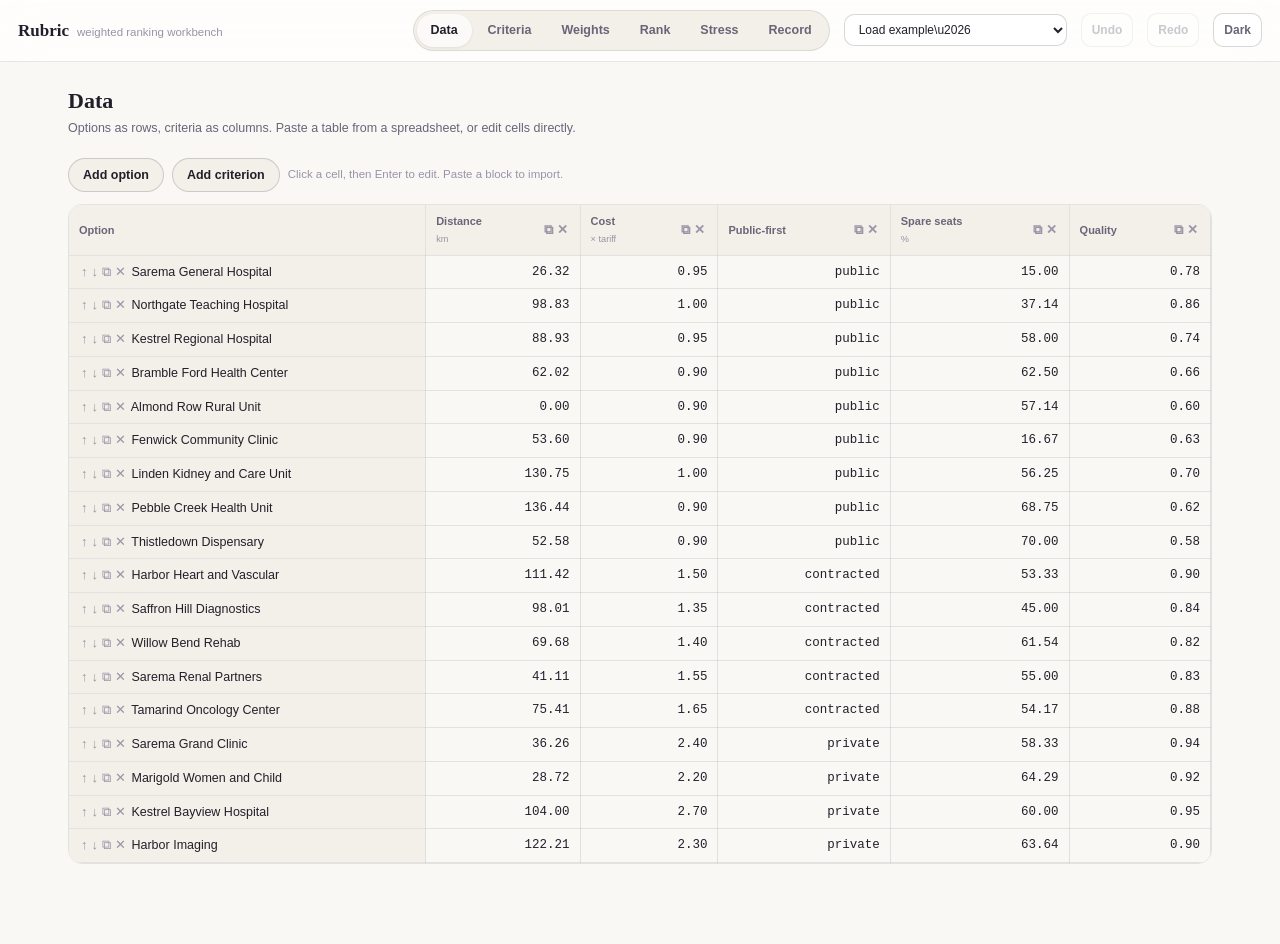
<file: docs/rubric.html>
<!DOCTYPE html>
<html lang="en" data-theme="light">
<head>
<meta charset="utf-8">
<meta name="viewport" content="width=device-width,initial-scale=1">
<title>Rubric — weighted ranking workbench</title>
<link rel="icon" href="data:image/svg+xml,%3Csvg xmlns='http://www.w3.org/2000/svg' viewBox='0 0 32 32'%3E%3Crect width='32' height='32' rx='8' fill='%23faf8f5'/%3E%3Ccircle cx='16' cy='16' r='11' fill='%23221f2b'/%3E%3Crect x='10' y='12' width='4' height='10' fill='%23faf8f5'/%3E%3Crect x='15' y='15' width='4' height='7' fill='%23faf8f5'/%3E%3Crect x='20' y='18' width='4' height='4' fill='%23faf8f5'/%3E%3C/svg%3E">
<meta name="theme-color" content="#6b5596">
<style>
:root{
--paper:#faf8f5;--paper-2:#f3efe9;--surface:rgba(255,255,255,.72);
--ink:#221f2b;--ink-mu:#6a6478;--ink-fa:#9a93a6;
--line:rgba(34,31,43,.10);--line-2:rgba(34,31,43,.18);
--accent:#6b5596;--accent-soft:rgba(107,85,150,.12);--focus:#8a6fc0;
--ok:#4e8f6d;--warn:#b08034;--bad:#b05a52;
--c1:#6d8cb0;--c2:#8d79ad;--c3:#7fa08a;--c4:#c08a6a;--c5:#6f9aa3;--c6:#a8829b;--c7:#9a9367;--c8:#7b8fa8;
--serif:Fraunces,'Iowan Old Style','Palatino Linotype',Palatino,Georgia,serif;
--sans:-apple-system,BlinkMacSystemFont,'Segoe UI',Inter,Roboto,'Helvetica Neue',Arial,sans-serif;
--mono:'JetBrains Mono','SF Mono',Menlo,Consolas,'Liberation Mono',monospace;
--r1:14px;--r2:20px;--r3:28px;
}
[data-theme="dark"]{
--paper:#17151c;--paper-2:#1e1b24;--surface:rgba(255,255,255,.06);
--ink:#f1eef6;--ink-mu:#b6afc6;--ink-fa:#847d94;
--line:rgba(255,255,255,.10);--line-2:rgba(255,255,255,.16);
--accent:#a58bd6;--accent-soft:rgba(165,139,214,.16);--focus:#c3aef0;
--ok:#6db38c;--warn:#d3a15c;--bad:#d18178;
}
*{box-sizing:border-box}
html,body{margin:0;padding:0}
body{background:var(--paper);color:var(--ink);font-family:var(--sans);font-size:14px;line-height:1.5;-webkit-font-smoothing:antialiased}
h1,h2,h3,.serif{font-family:var(--serif)}
.mono,input,select,td,.num{font-family:var(--mono)}
button,input,select,textarea{font:inherit;color:inherit}
button{cursor:pointer}
a{color:var(--accent)}
.hidden,[hidden]{display:none!important}
.sr-only{position:absolute;width:1px;height:1px;overflow:hidden;clip:rect(0,0,0,0)}

header{position:sticky;top:0;z-index:40;display:flex;align-items:center;gap:14px;padding:10px 18px;
background:var(--surface);backdrop-filter:blur(18px) saturate(1.15);-webkit-backdrop-filter:blur(18px) saturate(1.15);
border-bottom:1px solid var(--line);box-shadow:inset 0 1px 0 rgba(255,255,255,.6)}
[data-theme="dark"] header{box-shadow:inset 0 1px 0 rgba(255,255,255,.08)}
.brand{display:flex;align-items:baseline;gap:8px;margin-right:auto}
.brand b{font-family:var(--serif);font-size:17px;font-weight:600}
.brand span{color:var(--ink-fa);font-size:11.5px}
nav.tabs{display:flex;gap:2px;background:var(--paper-2);border:1px solid var(--line);border-radius:999px;padding:3px}
nav.tabs button{border:none;background:none;padding:7px 14px;border-radius:999px;font-size:12.5px;font-weight:600;color:var(--ink-mu)}
nav.tabs button.on{background:var(--surface);color:var(--ink);box-shadow:0 1px 3px rgba(0,0,0,.08)}
.iconbtn{border:1px solid var(--line-2);background:var(--surface);border-radius:10px;padding:7px 10px;font-size:12px;font-weight:600;color:var(--ink-mu)}
.iconbtn:hover{color:var(--ink);border-color:var(--ink-fa)}
.iconbtn:disabled{opacity:.35;cursor:default}
select.hdr{border:1px solid var(--line-2);background:var(--surface);border-radius:10px;padding:7px 10px;font-size:12px}
#testBadge{font-family:var(--mono);font-size:11px;color:var(--ink-fa);padding:4px 8px}
#testBadge:empty{display:none}

main{max-width:1180px;margin:0 auto;padding:22px 18px 80px}
.view h1{font-size:22px;margin:0 0 2px}
.viewsub{color:var(--ink-mu);font-size:12.5px;margin:0 0 20px}

.panel{background:var(--surface);border:1px solid var(--line);border-radius:var(--r2);padding:16px}
.toolbar{display:flex;gap:8px;align-items:center;margin-bottom:12px;flex-wrap:wrap}
.btn{border:1px solid var(--line-2);background:var(--paper-2);color:var(--ink);border-radius:999px;padding:7px 14px;font-size:12.5px;font-weight:600}
.btn:hover{border-color:var(--ink-fa)}
.btn.primary{background:var(--accent);border-color:transparent;color:#fff}
.btn.ghost{background:none}
.btn:disabled{opacity:.4;cursor:default}

.gridwrap{overflow-x:auto;border:1px solid var(--line);border-radius:var(--r1)}
table.grid{border-collapse:collapse;width:100%;background:var(--paper)}
table.grid th,table.grid td{border-bottom:1px solid var(--line);border-right:1px solid var(--line);padding:0;white-space:nowrap}
table.grid th{background:var(--paper-2);text-align:left;font-size:11px;color:var(--ink-mu);font-weight:700;padding:8px 10px;position:sticky;top:0}
table.grid td.lbl,table.grid th.lbl{position:sticky;left:0;background:var(--paper-2);z-index:2;min-width:160px}
table.grid td{font-family:var(--mono);font-size:12.5px;text-align:right;min-width:90px}
table.grid td.lbl{text-align:left;font-family:var(--sans)}
table.grid .cellbox{padding:7px 10px;outline:none}
table.grid .cellbox.missing{color:var(--ink-fa);font-style:italic}
table.grid td.sel .cellbox{outline:2px solid var(--focus);outline-offset:-2px;border-radius:4px}
table.grid input.cellinput{width:100%;border:none;background:var(--accent-soft);padding:7px 10px;font:inherit;text-align:inherit;outline:2px solid var(--focus)}
table.grid th .colhead{display:flex;align-items:center;justify-content:space-between;gap:6px}
table.grid th .colhead small{color:var(--ink-fa);font-weight:500}
table.grid button.mini{border:none;background:none;color:var(--ink-fa);font-size:13px;padding:0 2px;line-height:1}
table.grid button.mini:hover{color:var(--bad)}

.criteria-grid{display:grid;grid-template-columns:repeat(auto-fill,minmax(340px,1fr));gap:14px}
.ccard{position:relative;background:var(--surface);border:1px solid var(--line);border-radius:var(--r2);padding:16px}
.ccard .copyglyph{position:absolute;top:12px;right:12px;border:1px solid var(--line-2);background:var(--paper);border-radius:8px;width:26px;height:26px;font-size:12px;color:var(--ink-mu);display:flex;align-items:center;justify-content:center}
.ccard .copyglyph:hover{color:var(--ink);border-color:var(--ink-fa)}
.ccard h3{margin:0 0 8px;padding-right:32px}
.ccard input.field,.ccard select.field,.ccard textarea.field{width:100%;border:1px solid var(--line-2);background:var(--paper);border-radius:8px;padding:6px 9px;font-size:12.5px;margin:2px 0 8px}
.ccard label.flabel{display:block;font-size:11px;color:var(--ink-mu);font-weight:600;margin-top:6px}
.badge{display:inline-block;font-size:10.5px;font-weight:700;padding:2px 8px;border-radius:999px;background:var(--accent-soft);color:var(--accent)}
.badge.rel{background:var(--accent-soft);color:var(--accent)}
.badge.abs{background:var(--paper-2);color:var(--ink-mu)}
.dirtoggle{display:flex;border:1px solid var(--line-2);border-radius:999px;overflow:hidden;width:fit-content}
.dirtoggle button{border:none;background:var(--paper);padding:5px 12px;font-size:11.5px;font-weight:700;color:var(--ink-mu)}
.dirtoggle button.on{background:var(--accent);color:#fff}
.paramrow{display:flex;gap:8px}
.paramrow>div{flex:1}
.curveplot{width:100%;height:auto;margin:8px 0}
.curveplot .axis{stroke:var(--line-2);stroke-width:1}
.curveplot .curve{stroke:var(--accent);stroke-width:2;fill:none}
.curveplot .dot{fill:var(--ink-mu);opacity:.6}
.curveplot .bar{fill:var(--accent-soft);stroke:var(--accent)}
.weightreadout{display:flex;justify-content:space-between;align-items:baseline;margin-top:10px;padding-top:10px;border-top:1px solid var(--line)}
.weightreadout b{font-family:var(--mono);font-size:16px}

.modalbg{position:fixed;inset:0;z-index:70;background:rgba(20,17,26,.4);display:flex;align-items:center;justify-content:center;padding:20px}
[data-theme="dark"] .modalbg{background:rgba(0,0,0,.6)}
.modal{background:var(--paper);border:1px solid var(--line-2);border-radius:var(--r2);padding:20px;max-width:640px;width:100%;max-height:82vh;overflow:auto;
backdrop-filter:blur(18px) saturate(1.15);box-shadow:0 30px 60px -20px rgba(0,0,0,.4)}
.modal h2{margin:0 0 4px;font-size:18px}
.modal table{width:100%;border-collapse:collapse;margin:12px 0}
.modal th,.modal td{text-align:left;padding:6px 8px;border-bottom:1px solid var(--line);font-size:12.5px}
.modal .mactions{display:flex;justify-content:flex-end;gap:8px;margin-top:14px}

.toast{position:fixed;left:50%;bottom:22px;transform:translateX(-50%);z-index:80;background:var(--ink);color:var(--paper);
border-radius:999px;padding:10px 20px;font-size:12.5px;font-weight:600;box-shadow:0 18px 40px -18px rgba(0,0,0,.5)}
[data-theme="dark"] .toast{background:var(--paper-2);color:var(--ink);border:1px solid var(--line-2)}
.toast[hidden]{display:none}

.tooltip{position:fixed;z-index:75;pointer-events:none;background:var(--surface);backdrop-filter:blur(18px);border:1px solid var(--line-2);
border-radius:10px;padding:6px 10px;font-size:11.5px;box-shadow:0 12px 30px -14px rgba(0,0,0,.5)}
.tooltip[hidden]{display:none}

.banner{display:flex;align-items:center;justify-content:space-between;gap:12px;background:var(--accent-soft);border:1px solid var(--line-2);
border-radius:var(--r1);padding:10px 14px;font-size:12.5px;margin-bottom:16px}
.banner button{border:none;background:none;color:var(--ink-mu);font-size:16px;line-height:1}

.methodtabs{display:flex;gap:2px;background:var(--paper-2);border:1px solid var(--line);border-radius:999px;padding:3px;width:fit-content;margin-bottom:14px}
.methodtabs button{border:none;background:none;padding:6px 13px;border-radius:999px;font-size:12px;font-weight:600;color:var(--ink-mu)}
.methodtabs button.on{background:var(--surface);color:var(--ink);box-shadow:0 1px 3px rgba(0,0,0,.08)}
.wsummary{margin-top:20px;padding-top:16px;border-top:1px solid var(--line)}
.weightbar{display:flex;height:28px;border-radius:8px;overflow:hidden;border:1px solid var(--line)}
.weightbar span{display:flex;align-items:center;justify-content:center;font-size:10px;font-weight:700;color:#fff;overflow:hidden;white-space:nowrap}
.deltalist{display:flex;flex-wrap:wrap;gap:10px;margin:10px 0}
.deltalist .dchip{font-family:var(--mono);font-size:11.5px;background:var(--paper-2);border-radius:8px;padding:5px 9px}
.deltalist .dchip b{color:var(--ink)}
.presetlist{display:flex;flex-direction:column;gap:6px;margin-top:8px}
.presetrow{display:flex;align-items:center;gap:8px;background:var(--paper-2);border-radius:8px;padding:6px 10px;font-size:12.5px}
.presetrow .presetname{flex:1;font-weight:600}
.directrow{display:grid;grid-template-columns:140px 1fr 60px 70px 60px;align-items:center;gap:10px;padding:6px 0}
.directrow input[type="range"]{width:100%}
.directrow input[type="number"]{width:100%;border:1px solid var(--line-2);border-radius:6px;padding:4px 6px}
.rocrow{display:flex;align-items:center;gap:8px;padding:6px 10px;background:var(--paper-2);border-radius:8px;margin-bottom:6px}
.rocrow .rocw{margin-left:auto;font-family:var(--mono);font-size:11.5px;color:var(--ink-mu)}
.ahppair{text-align:center;padding:20px 0}
.ahppair .pairnames{display:flex;justify-content:space-between;font-weight:700;font-size:13px;margin-bottom:10px}
.ahppair input[type="range"]{width:100%}
.ahpnav{display:flex;justify-content:space-between;align-items:center;margin-top:14px}
.ahpresult{margin-top:16px;padding:14px;border-radius:10px;background:var(--paper-2)}
.ahpresult.cr-bad{background:rgba(176,90,82,.12)}
.ranklist{display:flex;flex-direction:column;gap:8px}
.rankrow{background:var(--surface);border:1px solid var(--line);border-radius:var(--r1);padding:10px 14px}
.rankrow .rankhead{display:flex;align-items:center;gap:12px;cursor:pointer}
.rankrow .rn{font-family:var(--mono);font-size:15px;color:var(--ink-mu);width:22px}
.rankrow .rl{flex:1;font-weight:700}
.rankrow .rt{font-family:var(--mono);font-size:15px}
.contribbar{display:flex;height:8px;border-radius:4px;overflow:hidden;margin-top:6px}
.rankbreakdown{margin-top:10px;padding-top:10px;border-top:1px solid var(--line);font-size:12.5px}
.rankbreakdown table{width:100%;border-collapse:collapse}
.rankbreakdown td,.rankbreakdown th{padding:4px 6px;text-align:right;font-family:var(--mono);font-size:11.5px}
.rankbreakdown td:first-child,.rankbreakdown th:first-child{text-align:left;font-family:var(--sans)}
.h2h{margin:16px 0;padding:14px;background:var(--surface);border:1px solid var(--line);border-radius:var(--r1)}
.h2h .h2hrow{display:flex;justify-content:space-between;padding:4px 0;font-size:12.5px;border-bottom:1px dashed var(--line)}
.exsection{margin-top:20px}
.exrow{background:var(--surface);border:1px solid var(--line);border-radius:var(--r1);padding:10px 14px;margin-bottom:6px;font-size:12.5px}
.notesfoot{margin-top:20px;padding:14px;background:var(--paper-2);border-radius:var(--r1);font-size:12px;color:var(--ink-mu)}
.notesfoot li{margin-bottom:4px}
.pinbtn{border:1px solid var(--line-2);background:var(--paper);border-radius:6px;font-size:10.5px;padding:3px 8px;font-weight:700}
.pinbtn.on{background:var(--accent);color:#fff;border-color:transparent}

@media print{
header,nav.tabs,.toolbar,.iconbtn,.skiplink,.toast,#modalRoot,.tooltip,.copyglyph,.pinbtn{display:none!important}
main{max-width:none;padding:0}
:root{--paper:#fff;--ink:#111;--ink-mu:#444;--line:#ccc;--surface:#fff}
body{background:#fff;color:#111}
.panel{border-color:#ccc;background:#fff}
a{color:#111;text-decoration:underline}
}
:focus-visible{outline:2px solid var(--focus);outline-offset:2px}
.cellbox:focus-visible{outline:2px solid var(--focus);outline-offset:-2px;border-radius:4px}
.skiplink{position:fixed;left:-999px;top:8px;z-index:100;background:var(--accent);color:#fff;padding:8px 14px;border-radius:8px;font-size:12.5px;font-weight:700}
.skiplink:focus{left:8px}

@media (prefers-reduced-motion:reduce){
*{transition:none!important;animation:none!important}
}
</style>
</head>
<body>
<a href="#main" class="skiplink">Skip to content</a>

<header>
<div class="brand"><b>Rubric</b><span>weighted ranking workbench</span></div>
<nav class="tabs" id="tabs">
<button data-view="data" class="on">Data</button>
<button data-view="criteria">Criteria</button>
<button data-view="weights">Weights</button>
<button data-view="rank">Rank</button>
<button data-view="stress">Stress</button>
<button data-view="record">Record</button>
</nav>
<select class="hdr" id="exampleSel">
<option value="">Load example\u2026</option>
</select>
<button class="iconbtn" id="undoBtn" title="Undo">Undo</button>
<button class="iconbtn" id="redoBtn" title="Redo">Redo</button>
<button class="iconbtn" id="themeBtn" title="Toggle dark theme">Dark</button>
<span id="testBadge"></span>
</header>

<main id="main">
<div id="banner"></div>
<section class="view" id="v-data" hidden></section>
<section class="view" id="v-criteria" hidden></section>
<section class="view" id="v-weights" hidden></section>
<section class="view" id="v-rank" hidden></section>
<section class="view" id="v-stress" hidden></section>
<section class="view" id="v-record" hidden></section>
</main>

<div class="toast" id="toast" role="status" aria-live="polite" hidden></div>
<div class="tooltip" id="tooltip" hidden></div>
<div id="modalRoot"></div>

<script>

const $=(s,r=document)=>r.querySelector(s);
const $$=(s,r=document)=>Array.from(r.querySelectorAll(s));
const esc=s=>String(s).replace(/[&<>"']/g,c=>({'&':'&amp;','<':'&lt;','>':'&gt;','"':'&quot;',"'":'&#39;'}[c]));
const clamp=(v,a,b)=>Math.max(a,Math.min(b,v));
const sum=a=>a.reduce((x,y)=>x+y,0);
function fmt(n,decimals=1,unit=''){
if(n===null||n===undefined||Number.isNaN(n))return '\u2014';
const s=Number(n).toLocaleString('en-US',{minimumFractionDigits:decimals,maximumFractionDigits:decimals});
return unit?s+' '+unit:s;
}
let _uidN=0;
function uid(prefix='id'){_uidN+=1;return prefix+'_'+Date.now().toString(36)+'_'+_uidN.toString(36);}
function deepClone(o){return typeof structuredClone==='function'?structuredClone(o):JSON.parse(JSON.stringify(o));}
function download(filename,text,mime='text/plain'){
const blob=new Blob([text],{type:mime});
const url=URL.createObjectURL(blob);
const a=document.createElement('a');
a.href=url;a.download=filename;document.body.appendChild(a);a.click();a.remove();
URL.revokeObjectURL(url);
}
function copyText(text){
const fallback=()=>new Promise((resolve,reject)=>{
const ta=document.createElement('textarea');
ta.value=text;ta.style.position='fixed';ta.style.opacity='0';
document.body.appendChild(ta);ta.select();
try{document.execCommand('copy');resolve()}catch(e){reject(e)}
ta.remove();
});
if(navigator.clipboard&&navigator.clipboard.writeText)return navigator.clipboard.writeText(text).catch(fallback);
return fallback();
}
let _toastTimer=0;
function toast(msg,ms=2000){
const el=$('#toast');
if(!el)return;
el.textContent=msg;
el.hidden=false;
clearTimeout(_toastTimer);
_toastTimer=setTimeout(()=>{el.hidden=true},ms);
}


const NORMALIZERS={
linear:{
id:'linear',label:'Linear',blurb:'Scales between the lowest and highest value in the current option set.',
params:[],needs:'numeric',
fn(x,p,stats){
if(stats.max===stats.min)return{v:0.5,flag:'No variation across options for this criterion.'};
return{v:clamp((x-stats.min)/(stats.max-stats.min),0,1),flag:null};
},
inverse(v,p,stats){if(stats.max===stats.min)return null;return stats.min+v*(stats.max-stats.min);},
latex(p,stats){return`\\frac{x - ${stats.min}}{${stats.max} - ${stats.min}}`;},
plain(p,stats){return`(x \u2212 ${stats.min}) / (${stats.max} \u2212 ${stats.min})`;},
sheet(p,stats,ref){return`=(${ref}-${stats.min})/(${stats.max}-${stats.min})`;}
},
'fixed-linear':{
id:'fixed-linear',label:'Fixed range',blurb:'Scales between two bounds you set, regardless of the current option set.',
params:[{key:'lo',label:'Low bound',type:'number',default:0},{key:'hi',label:'High bound',type:'number',default:1}],
needs:'numeric',
fn(x,p){
const raw=(x-p.lo)/(p.hi-p.lo);
const v=clamp(raw,0,1);
return{v,flag:(raw<0||raw>1)?'Clamped to the fixed range.':null};
},
inverse(v,p){return p.lo+v*(p.hi-p.lo);},
latex(p){return`\\mathrm{clamp}\\left(\\frac{x - ${p.lo}}{${p.hi} - ${p.lo}}, 0, 1\\right)`;},
plain(p){return`clamp((x \u2212 ${p.lo}) / (${p.hi} \u2212 ${p.lo}), 0, 1)`;},
sheet(p,stats,ref){return`=MIN(1,MAX(0,(${ref}-${p.lo})/(${p.hi}-${p.lo})))`;}
},
decay:{
id:'decay',label:'Decay',blurb:'Falls off smoothly from 1, halving every stated half-life.',
params:[{key:'halfLife',label:'Half-life',type:'number',default:10}],
needs:'numeric',
fn(x,p){const lambda=p.halfLife/Math.LN2;return{v:Math.exp(-x/lambda),flag:null};},
inverse(v,p){if(v<=0||v>1)return null;const lambda=p.halfLife/Math.LN2;return -lambda*Math.log(v);},
latex(p){return`e^{-x / \\lambda},\\ \\lambda = \\frac{${p.halfLife}}{\\ln 2}`;},
plain(p){return`e^(\u2212x / \u03bb), \u03bb = half-life \u00f7 ln 2 = ${(p.halfLife/Math.LN2).toFixed(2)}`;},
sheet(p,stats,ref){return`=EXP(-${ref}/${(p.halfLife/Math.LN2).toFixed(4)})`;}
},
logistic:{
id:'logistic',label:'Logistic',blurb:'S-curve centred on a midpoint, controlled by a 10\u201390% width.',
params:[{key:'midpoint',label:'Midpoint',type:'number',default:0},{key:'width',label:'10\u201390% width',type:'number',default:1}],
needs:'numeric',
fn(x,p){const k=Math.log(81)/p.width;return{v:1/(1+Math.exp(-k*(x-p.midpoint))),flag:null};},
inverse(v,p){if(v<=0||v>=1)return null;const k=Math.log(81)/p.width;return p.midpoint-Math.log(1/v-1)/k;},
latex(p){return`\\frac{1}{1+e^{-k(x-${p.midpoint})}},\\ k=\\frac{\\ln 81}{${p.width}}`;},
plain(p){return`1 / (1 + e^(\u2212k(x \u2212 ${p.midpoint}))), k = ln81 \u00f7 ${p.width}`;},
sheet(p,stats,ref){const k=(Math.log(81)/p.width).toFixed(6);return`=1/(1+EXP(-${k}*(${ref}-${p.midpoint})))`;}
},
'target-band':{
id:'target-band',label:'Target band',blurb:'Full points at an ideal value, falling off linearly within a tolerance.',
params:[{key:'ideal',label:'Ideal value',type:'number',default:0},{key:'tol',label:'Tolerance',type:'number',default:1}],
needs:'numeric',
fn(x,p){return{v:1-Math.min(1,Math.abs(x-p.ideal)/p.tol),flag:null};},
inverse(){return null;},
latex(p){return`1 - \\min\\left(1, \\frac{|x-${p.ideal}|}{${p.tol}}\\right)`;},
plain(p){return`1 \u2212 min(1, |x \u2212 ${p.ideal}| / ${p.tol})`;},
sheet(p,stats,ref){return`=1-MIN(1,ABS(${ref}-${p.ideal})/${p.tol})`;}
},
'target-soft':{
id:'target-soft',label:'Target (soft)',blurb:'Bell curve peaking at an ideal value, width set by sigma.',
params:[{key:'ideal',label:'Ideal value',type:'number',default:0},{key:'sigma',label:'Sigma',type:'number',default:1}],
needs:'numeric',
fn(x,p){return{v:Math.exp(-Math.pow((x-p.ideal)/p.sigma,2)),flag:null};},
inverse(){return null;},
latex(p){return`e^{-\\left(\\frac{x-${p.ideal}}{${p.sigma}}\\right)^2}`;},
plain(p){return`e^(\u2212((x \u2212 ${p.ideal}) / ${p.sigma})\u00b2)`;},
sheet(p,stats,ref){return`=EXP(-(((${ref}-${p.ideal})/${p.sigma})^2))`;}
},
step:{
id:'step',label:'Step',blurb:'Piecewise-constant value that changes at your breakpoints.',
params:[{key:'breakpoints',label:'Breakpoints',type:'breakpoints',default:[]}],
needs:'numeric',
fn(x,p){
const bps=[...(p.breakpoints||[])].sort((a,b)=>a.at-b.at);
let v=bps.length?bps[0].v:0;
for(const b of bps){if(x>=b.at)v=b.v;else break;}
return{v:clamp(v,0,1),flag:null};
},
inverse(){return null;},
latex(p){return`\\text{piecewise constant over }${(p.breakpoints||[]).length}\\text{ breakpoints}`;},
plain(){return`piecewise constant over user breakpoints`;},
sheet(p,stats,ref){
const bps=[...(p.breakpoints||[])].sort((a,b)=>a.at-b.at);
return`=LOOKUP(${ref},{${bps.map(b=>b.at).join(',')}},{${bps.map(b=>b.v).join(',')}})`;
}
},
'log-linear':{
id:'log-linear',label:'Log-linear',blurb:'Linear on a log scale between the lowest and highest value.',
params:[],needs:'numeric',
fn(x,p,stats){
if(x<=0)throw new Error('log-linear requires x > 0');
if(stats.min<=0)throw new Error('log-linear requires all values > 0');
if(stats.max===stats.min)return{v:0.5,flag:'No variation across options for this criterion.'};
return{v:(Math.log(x)-Math.log(stats.min))/(Math.log(stats.max)-Math.log(stats.min)),flag:null};
},
inverse(v,p,stats){if(stats.max===stats.min)return null;return Math.exp(Math.log(stats.min)+v*(Math.log(stats.max)-Math.log(stats.min)));},
latex(p,stats){return`\\frac{\\ln x - \\ln ${stats.min}}{\\ln ${stats.max} - \\ln ${stats.min}}`;},
plain(p,stats){return`(ln x \u2212 ln ${stats.min}) / (ln ${stats.max} \u2212 ln ${stats.min})`;},
sheet(p,stats,ref){return`=(LN(${ref})-LN(${stats.min}))/(LN(${stats.max})-LN(${stats.min}))`;}
},
percentile:{
id:'percentile',label:'Percentile',blurb:'Rank among the current options, 0 for lowest, 1 for highest, tied ranks averaged.',
params:[],needs:'numeric',
fn(x,p,stats){
const vals=stats.values,n=vals.length;
if(n<=1)return{v:0.5,flag:'No variation across options for this criterion.'};
const sorted=[...vals].sort((a,b)=>a-b);
let sumRank=0,count=0;
sorted.forEach((v,i)=>{if(v===x){sumRank+=(i+1);count++;}});
const avgRank=sumRank/count;
return{v:(avgRank-1)/(n-1),flag:null};
},
inverse(){return null;},
latex(){return`\\frac{\\mathrm{rank}(x) - 1}{n - 1}`;},
plain(){return`(rank \u2212 1) / (n \u2212 1), average rank for ties`;},
sheet(p,stats,ref){return`=(RANK.AVG(${ref},$criterion_range,1)-1)/(${Math.max(1,stats.values.length-1)})`;}
},
categorical:{
id:'categorical',label:'Categorical',blurb:'An explicit points value for each named category.',
params:[{key:'map',label:'Category map',type:'map',default:{}}],
needs:'categorical',
fn(x,p){
if(Object.prototype.hasOwnProperty.call(p.map||{},x))return{v:p.map[x],flag:null};
return{v:null,flag:'Unmapped category value.'};
},
inverse(v,p){
for(const k in(p.map||{}))if(p.map[k]===v)return k;
return null;
},
latex(){return`\\text{map}(x)`;},
plain(){return`explicit category \u2192 value map`;},
sheet(p,stats,ref){return`=VLOOKUP(${ref},category_map_range,2,FALSE)`;}
},
boolean:{
id:'boolean',label:'Boolean',blurb:'True earns full points, false earns none.',
params:[],needs:'boolean',
fn(x){
if(x===true)return{v:1,flag:null};
if(x===false)return{v:0,flag:null};
return{v:null,flag:'Boolean value expected.'};
},
inverse(v){return v>=0.5;},
latex(){return`[x]`;},
plain(){return`true \u2192 1, false \u2192 0`;},
sheet(p,stats,ref){return`=IF(${ref},1,0)`;}
}
};


function isMissingVal(v){
return v===null||v===''||v===undefined||(typeof v==='number'&&Number.isNaN(v));
}
function evalCondition(cond,option){
switch(cond.t){
case'all':return cond.of.every(c=>evalCondition(c,option));
case'any':return cond.of.some(c=>evalCondition(c,option));
case'not':return!evalCondition(cond.of[0],option);
case'cmp':{
const v=option.values[cond.criterion];
switch(cond.op){
case'<':return v<cond.value;
case'<=':return v<=cond.value;
case'>':return v>cond.value;
case'>=':return v>=cond.value;
case'==':return v===cond.value;
case'!=':return v!==cond.value;
default:return false;
}
}
case'between':{const v=option.values[cond.criterion];return v>=cond.lo&&v<=cond.hi;}
case'in':{const v=option.values[cond.criterion];return cond.values.includes(v);}
case'tag':return(option.tags||[]).includes(cond.value);
case'missing':{const v=option.values[cond.criterion];return isMissingVal(v);}
default:return false;
}
}

const ENGINE={
score(model){
const notes=[];
const imputations=[];

const stats={};
model.criteria.forEach(cr=>{
const vals=model.options.map(o=>o.values[cr.id]).filter(v=>!isMissingVal(v));
const numericVals=vals.filter(v=>typeof v==='number');
stats[cr.id]={
min:numericVals.length?Math.min(...numericVals):undefined,
max:numericVals.length?Math.max(...numericVals):undefined,
mean:numericVals.length?sum(numericVals)/numericVals.length:undefined,
n:vals.length,
values:vals
};
});

const excludeOptionIds=new Set();
const incomplete=[];
const normValues={};

model.options.forEach(opt=>{
normValues[opt.id]={};
const missingCrits=[];
model.criteria.forEach(cr=>{
const raw=opt.values[cr.id];
let missing=isMissingVal(raw);
const norm=NORMALIZERS[cr.scale.kind];
let v=null,flag=null;
if(!missing){
try{
const r=norm.fn(raw,cr.scale.params||{},stats[cr.id]);
v=r.v;flag=r.flag;
if(v===null)missing=true;
}catch(e){
missing=true;
flag=e.message;
}
}
if(missing){
missingCrits.push(cr.id);
const policy=cr.missing;
if(policy==='worst'){v=0;imputations.push({optionId:opt.id,criterionId:cr.id,policy,valueUsed:0});}
else if(policy==='neutral'){v=0.5;imputations.push({optionId:opt.id,criterionId:cr.id,policy,valueUsed:0.5});}
else if(policy==='best'){v=1;imputations.push({optionId:opt.id,criterionId:cr.id,policy,valueUsed:1});}
else if(policy==='redistribute'){v=null;imputations.push({optionId:opt.id,criterionId:cr.id,policy,valueUsed:null});}
else{v=null;imputations.push({optionId:opt.id,criterionId:cr.id,policy:'exclude-option',valueUsed:null});}
}else{
if(flag)notes.push(`${cr.label}: ${flag} (${opt.label})`);
if(cr.direction==='min'&&cr.scale.kind!=='decay'&&cr.scale.kind!=='target-band'){
v=1-v;
}
}
normValues[opt.id][cr.id]=v;
});
const excludeHit=missingCrits.some(cid=>{
const cr=model.criteria.find(c=>c.id===cid);
return cr&&cr.missing==='exclude-option';
});
if(excludeHit){
excludeOptionIds.add(opt.id);
incomplete.push({option:opt,missing:missingCrits});
}
});

const excluded=[];
const softPenalties={};
const gatedOptionIds=new Set();
model.options.forEach(opt=>{
if(excludeOptionIds.has(opt.id))return;
for(const g of model.gates){
const pass=evalCondition(g.when,opt);
if(!pass){
if(g.severity==='hard'){
excluded.push({option:opt,gate:g.label,message:g.message});
gatedOptionIds.add(opt.id);
break;
}else{
softPenalties[opt.id]=(softPenalties[opt.id]||0)+(g.penalty||0);
}
}
}
});

const rankable=model.options.filter(o=>!excludeOptionIds.has(o.id)&&!gatedOptionIds.has(o.id));
const weightSum=sum(model.criteria.map(c=>c.weight))||1;

const scored=rankable.map(opt=>{
const critList=model.criteria;
const nullCrits=critList.filter(c=>normValues[opt.id][c.id]===null);
const weights={};
if(nullCrits.length){
const remaining=critList.filter(c=>normValues[opt.id][c.id]!==null);
const remSum=sum(remaining.map(c=>c.weight))||1;
remaining.forEach(c=>{weights[c.id]=c.weight/remSum*100;});
nullCrits.forEach(c=>{weights[c.id]=0;});
notes.push(`${opt.label}: weights redistributed over ${remaining.length} of ${critList.length} criteria; score not directly comparable.`);
}else{
critList.forEach(c=>{weights[c.id]=c.weight/weightSum*100;});
}

const wFrac={};critList.forEach(c=>{wFrac[c.id]=weights[c.id]/100;});
const contributions={};
let total;
const p=model.aggregate.kind==='topsis'?1:model.aggregate.p;

if(p===0){
let prod=1;
critList.forEach(c=>{
const v=normValues[opt.id][c.id];
if(v===null){contributions[c.id]={v:null,weighted:0,pctOfTotal:0};return;}
const vv=Math.max(v,0.001);
prod*=Math.pow(vv,wFrac[c.id]);
contributions[c.id]={v,weighted:wFrac[c.id]*vv,pctOfTotal:0};
});
total=prod;
}else{
let floored=false,s=0;
critList.forEach(c=>{
const v=normValues[opt.id][c.id];
if(v===null){contributions[c.id]={v:null,weighted:0,pctOfTotal:0};return;}
let vv=v;
if(p<0&&vv<0.001){vv=0.001;floored=true;}
const term=wFrac[c.id]*Math.pow(vv,p);
s+=term;
contributions[c.id]={v,weighted:wFrac[c.id]*vv,pctOfTotal:0};
});
if(floored)notes.push('values floored at 0.001 for p \u2264 0');
total=Math.pow(s,1/p);
}

const penalty=softPenalties[opt.id]||0;
const totalPts=clamp(total*100-penalty,0,100);
const wsum=sum(Object.values(contributions).map(c=>c.weighted))||1;
Object.values(contributions).forEach(c=>{c.pctOfTotal=totalPts?c.weighted/wsum*100:0;});

return{option:opt,total:totalPts,rank:0,tied:false,contributions,
penalties:penalty?[{gate:'soft gate(s)',points:penalty}]:[],softNotes:[]};
});

if(model.aggregate.kind==='topsis'){
const crit=model.criteria;
const y={};
rankable.forEach(opt=>{
y[opt.id]={};
crit.forEach(c=>{
const v=normValues[opt.id][c.id];
y[opt.id][c.id]=(v===null?0:v)*(c.weight/weightSum);
});
});
const ideal={},antiIdeal={};
crit.forEach(c=>{
const colVals=rankable.map(o=>y[o.id][c.id]);
ideal[c.id]=colVals.length?Math.max(...colVals):0;
antiIdeal[c.id]=colVals.length?Math.min(...colVals):0;
});
scored.forEach(s=>{
let dPos=0,dNeg=0;
crit.forEach(c=>{
dPos+=Math.pow(y[s.option.id][c.id]-ideal[c.id],2);
dNeg+=Math.pow(y[s.option.id][c.id]-antiIdeal[c.id],2);
});
dPos=Math.sqrt(dPos);dNeg=Math.sqrt(dNeg);
const C=(dPos+dNeg)?dNeg/(dPos+dNeg):0;
const penalty=softPenalties[s.option.id]||0;
s.total=clamp(C*100-penalty,0,100);
});
}

scored.sort((a,b)=>b.total-a.total);
let rank=0,prevTotal=null;
scored.forEach((s,i)=>{
if(prevTotal===null||Math.abs(s.total-prevTotal)>1e-9){rank=i+1;}
else{s.tied=true;scored[i-1].tied=true;}
s.rank=rank;
prevTotal=s.total;
});
if(model.aggregate.tiebreak&&model.aggregate.tiebreak.length){
const groups={};
scored.forEach(s=>{(groups[s.rank]=groups[s.rank]||[]).push(s);});
Object.values(groups).forEach(g=>{
if(g.length>1){
g.sort((a,b)=>{
for(const cid of model.aggregate.tiebreak){
const av=normValues[a.option.id][cid]||0,bv=normValues[b.option.id][cid]||0;
if(av!==bv)return bv-av;
}
return 0;
});
notes.push(`Tie among ${g.map(x=>x.option.label).join(', ')} broken by ${model.aggregate.tiebreak.join(', ')}.`);
}
});
}

const winner=scored[0]||null;
const runnerUp=scored[1]||null;
const margin=winner&&runnerUp?winner.total-runnerUp.total:null;
let decisiveCriterion=null;
if(winner&&runnerUp){
let best=null,bv=-Infinity;
model.criteria.forEach(c=>{
const wc=winner.contributions[c.id],rc=runnerUp.contributions[c.id];
const dv=(wc&&wc.v!==null?wc.pctOfTotal:0)-(rc&&rc.v!==null?rc.pctOfTotal:0);
if(dv>bv){bv=dv;best=c;}
});
decisiveCriterion=best;
}

return{
ranked:scored,excluded,incomplete,imputations,
stats:{perCriterion:stats},notes,
winner:winner?winner.option:null,
runnerUp:runnerUp?runnerUp.option:null,
margin,decisiveCriterion,
marginPct:(winner&&runnerUp&&winner.total)?(margin/winner.total*100):null
};
}
};


const WEIGHTS={
applyDirect(criteria,id,value){
const target=criteria.find(c=>c.id===id);
if(!target)return{ok:false,reason:'Unknown criterion.'};
if(target.locked)return{ok:false,reason:'This weight is locked.'};
value=clamp(Math.round(value),0,100);
const lockedSum=sum(criteria.filter(c=>c.locked).map(c=>c.weight));
const others=criteria.filter(c=>c.id!==id&&!c.locked);
const remaining=100-lockedSum-value;
const weights={};
weights[id]=value;
criteria.filter(c=>c.locked).forEach(c=>{weights[c.id]=c.weight;});
if(remaining<-1e-9)return{ok:false,reason:'Locked weights plus this value exceed 100 points.'};
if(!others.length){
if(Math.abs(remaining)>0.5)return{ok:false,reason:'No unlocked criteria left to absorb the remaining '+Math.round(remaining)+' points.'};
return{ok:true,weights};
}
const otherSum=sum(others.map(c=>c.weight));
others.forEach(c=>{
weights[c.id]=otherSum>0?Math.round(remaining*c.weight/otherSum*100)/100:Math.round(remaining/others.length*100)/100;
});
return{ok:true,weights};
},
equal(criteria){
const n=criteria.length,weights={};
if(!n)return weights;
const base=Math.floor(100/n*100)/100;
let assigned=0;
criteria.forEach((c,i)=>{
if(i<n-1){weights[c.id]=base;assigned+=base;}
else weights[c.id]=Math.round((100-assigned)*100)/100;
});
return weights;
},
rankOrderCentroid(orderedIds){
const n=orderedIds.length,weights={};
if(!n)return weights;
for(let i=1;i<=n;i++){
let s=0;
for(let k=i;k<=n;k++)s+=1/k;
weights[orderedIds[i-1]]=Math.round((s/n)*10000)/100;
}
return weights;
},
allPairs(ids){
const out=[];
for(let i=0;i<ids.length;i++)for(let j=i+1;j<ids.length;j++)out.push({i,j});
return out;
},
sliderToRatio(s){
s=clamp(Math.round(s),-8,8);
return s>=0?1+s:1/(1-s);
},
ratioToSlider(ratio){
if(ratio>=1)return clamp(Math.round(ratio-1),0,8);
return clamp(Math.round(1-1/ratio),-8,0);
},
eigenvector(matrix){
const n=matrix.length;
let v=new Array(n).fill(1/n);
let iterations=0;
for(let iter=0;iter<100;iter++){
iterations=iter+1;
const nv=matrix.map(row=>sum(row.map((val,j)=>val*v[j])));
const s=sum(nv)||1;
const normalized=nv.map(x=>x/s);
const delta=sum(normalized.map((x,i)=>Math.abs(x-v[i])));
v=normalized;
if(delta<1e-10)break;
}
const Av=matrix.map(row=>sum(row.map((val,j)=>val*v[j])));
const ratios=Av.map((av,i)=>v[i]>1e-12?av/v[i]:0);
const lambdaMax=sum(ratios)/n;
return{vector:v,lambdaMax,iterations};
},
consistency(n,lambdaMax){
const RI=[0,0,0.58,0.90,1.12,1.24,1.32,1.41,1.45,1.49];
const ri=(n>=1&&n<=10)?RI[n-1]:1.49;
const CI=(lambdaMax-n)/((n-1)||1);
const CR=ri>0?CI/ri:0;
return{CI,CR,RI:ri};
},
pairwiseResult(ids,judgments){
const n=ids.length;
const matrix=Array.from({length:n},()=>new Array(n).fill(1));
judgments.forEach(j=>{matrix[j.i][j.j]=j.ratio;matrix[j.j][j.i]=1/j.ratio;});
const{vector,lambdaMax,iterations}=this.eigenvector(matrix);
const{CI,CR,RI:ri}=this.consistency(n,lambdaMax);
const weights={};
ids.forEach((id,i)=>{weights[id]=Math.round(vector[i]*10000)/100;});
const worst=judgments.map(j=>{
const impliedRatio=vector[j.i]/(vector[j.j]||1e-12);
const deviation=Math.abs(Math.log(j.ratio)-Math.log(Math.max(impliedRatio,1e-12)));
return{i:j.i,j:j.j,idA:ids[j.i],idB:ids[j.j],ratio:j.ratio,impliedRatio,deviation};
}).sort((a,b)=>b.deviation-a.deviation).slice(0,3);
return{weights,lambdaMax,CI,CR,RI:ri,iterations,worst,n};
}
};


function mulberry32(seed){
let a=seed>>>0;
return function(){
a|=0;a=a+0x6D2B79F5|0;
let t=Math.imul(a^a>>>15,1|a);
t=t+Math.imul(t^t>>>7,61|t)^t;
return((t^t>>>14)>>>0)/4294967296;
};
}
function randNormal(rng){
let u=0,v=0;
while(u===0)u=rng();
while(v===0)v=rng();
return Math.sqrt(-2*Math.log(u))*Math.cos(2*Math.PI*v);
}
function contribV(result,optId,critId){
const entry=result.ranked.find(s=>s.option.id===optId);
if(!entry)return null;
const c=entry.contributions[critId];
return c&&c.v!==null?c.v:0;
}
function flipThresholdExact(model,result,critId,optA,optB){
const base={};model.criteria.forEach(c=>{base[c.id]=c.weight;});
const w0=base[critId];
const S0=100-w0;
const vA=contribV(result,optA,critId),vB=contribV(result,optB,critId);
const dv=vA-vB;
const others=model.criteria.filter(c=>c.id!==critId);
let RA=0,RB=0,scaleBase=S0,redistributedEqually=false;
if(S0<=1e-9){
redistributedEqually=true;
scaleBase=others.length||1;
others.forEach(c=>{RA+=contribV(result,optA,c.id);RB+=contribV(result,optB,c.id);});
}else{
others.forEach(c=>{RA+=base[c.id]*contribV(result,optA,c.id);RB+=base[c.id]*contribV(result,optB,c.id);});
}
const dR=RA-RB;
const denom=scaleBase*dv-dR;
if(Math.abs(denom)<1e-9)return{tStar:null,inRange:false,redistributedEqually,label:'exact'};
const t=-100*dR/denom;
return{tStar:t,inRange:t>=0&&t<=100,redistributedEqually,label:'exact'};
}
function scoreWithCritAt(model,critId,t){
const clone=deepClone(model);
const before={};clone.criteria.forEach(c=>{before[c.id]=c.weight;});
const w0=before[critId];
const S0=100-w0;
const others=clone.criteria.filter(c=>c.id!==critId);
if(S0<=1e-9)others.forEach(c=>{c.weight=(100-t)/(others.length||1);});
else others.forEach(c=>{c.weight=(100-t)*before[c.id]/S0;});
clone.criteria.find(c=>c.id===critId).weight=t;
return ENGINE.score(clone);
}
function flipThresholdNumeric(model,critId,optA,optB){
function diffAt(t){
const r=scoreWithCritAt(model,critId,t);
const a=r.ranked.find(s=>s.option.id===optA),b=r.ranked.find(s=>s.option.id===optB);
return(a?a.total:-1)-(b?b.total:-1);
}
let bracket=null,prev=diffAt(0),prevT=0;
const steps=200;
for(let i=1;i<=steps;i++){
const tt=i*100/steps,cur=diffAt(tt);
if((prev<0&&cur>=0)||(prev>0&&cur<=0)){bracket=[prevT,tt];break;}
prev=cur;prevT=tt;
}
if(!bracket)return{tStar:null,inRange:false,label:'numerical'};
let[a,b]=bracket,fa=diffAt(a);
for(let i=0;i<60;i++){
const mid=(a+b)/2,fm=diffAt(mid);
if(fa*fm<=0)b=mid;else{a=mid;fa=fm;}
}
const t=(a+b)/2;
return{tStar:t,inRange:t>=0&&t<=100,label:'numerical'};
}
function flipThreshold(model,result,critId,optA,optB){
if(model.aggregate.kind==='power-mean'&&model.aggregate.p===1)return flipThresholdExact(model,result,critId,optA,optB);
return flipThresholdNumeric(model,critId,optA,optB);
}
function closestFlip(model,result){
if(!result.winner||result.ranked.length<2)return null;
const winnerId=result.winner.id;
let best=null;
model.criteria.forEach(c=>{
result.ranked.slice(1).forEach(s=>{
const ft=flipThreshold(model,result,c.id,winnerId,s.option.id);
if(ft.tStar!==null&&ft.inRange){
const w0=c.weight,delta=Math.abs(ft.tStar-w0);
if(!best||delta<best.delta)best={criterionId:c.id,delta,tStar:ft.tStar,w0,against:s.option.id};
}
});
});
return best;
}
function bisectRawForTarget(model,optId,critId,otherId){
const vals=model.options.map(o=>o.values[critId]).filter(v=>typeof v==='number');
if(!vals.length)return null;
const lo0=Math.min(...vals),hi0=Math.max(...vals);
const pad=(hi0-lo0)*0.5||Math.abs(lo0||1)*0.5;
const lo=lo0-pad,hi=hi0+pad;
function diffAt(x){
const clone=deepClone(model);
const o=clone.options.find(oo=>oo.id===optId);
if(!o)return null;
o.values[critId]=x;
const r=ENGINE.score(clone);
const a=r.ranked.find(s=>s.option.id===optId),b=r.ranked.find(s=>s.option.id===otherId);
if(!a||!b)return null;
return a.total-b.total;
}
let a=lo,b=hi,fa=diffAt(a),fb=diffAt(b);
if(fa===null||fb===null||fa*fb>0)return null;
for(let i=0;i<60;i++){
const mid=(a+b)/2,fm=diffAt(mid);
if(fa*fm<=0){b=mid;}else{a=mid;fa=fm;}
}
return(a+b)/2;
}
function inputTolerance(model,optId,critId,otherId){
const cr=model.criteria.find(c=>c.id===critId);
const opt=model.options.find(o=>o.id===optId);
const currentRaw=opt.values[critId];
if(typeof currentRaw!=='number')return{possible:false};
const raw=bisectRawForTarget(model,optId,critId,otherId);
if(raw===null)return{possible:false,currentRaw};
return{possible:true,raw,currentRaw,delta:raw-currentRaw};
}
function monteCarlo(model,samples){
samples=samples||2000;
const seed=model.view.seed||1;
const rng=mulberry32(seed);
const active=model.criteria.filter(c=>c.uncertainty&&c.uncertainty.kind!=='none');
if(!active.length)return null;
const stats={};
model.criteria.forEach(c=>{
const vals=model.options.map(o=>o.values[c.id]).filter(v=>typeof v==='number');
stats[c.id]={min:vals.length?Math.min(...vals):0,max:vals.length?Math.max(...vals):1};
});
const rankLists={};model.options.forEach(o=>{rankLists[o.id]=[];});
for(let s=0;s<samples;s++){
const clone=deepClone(model);
clone.criteria.forEach(c=>{
const unc=c.uncertainty;
if(!unc||unc.kind==='none')return;
const st=stats[c.id];
const sigma=unc.kind==='abs'?unc.value:(unc.value/100)*((st.max-st.min)||1);
clone.options.forEach(o=>{
const base=o.values[c.id];
if(typeof base!=='number')return;
o.values[c.id]=clamp(base+randNormal(rng)*sigma,st.min,st.max);
});
});
const r=ENGINE.score(clone);
const ranked=new Set();
r.ranked.forEach(entry=>{rankLists[entry.option.id].push(entry.rank);ranked.add(entry.option.id);});
model.options.forEach(o=>{if(!ranked.has(o.id))rankLists[o.id].push(null);});
}
const byOption={};
model.options.forEach(o=>{
const ranks=rankLists[o.id].filter(r=>r!==null);
if(!ranks.length){byOption[o.id]={pRank1:0,meanRank:null,p5:null,p95:null,excludedShare:1};return;}
const sorted=[...ranks].sort((a,b)=>a-b);
byOption[o.id]={
pRank1:ranks.filter(r=>r===1).length/samples,
meanRank:sum(ranks)/ranks.length,
p5:sorted[Math.floor(0.05*(sorted.length-1))],
p95:sorted[Math.floor(0.95*(sorted.length-1))],
excludedShare:1-ranks.length/samples
};
});
return{seed,samples,byOption};
}
function weightAgnosticRobustness(model,samples){
samples=samples||5000;
const seed=(model.view.seed||1)+777;
const rng=mulberry32(seed);
const locked=model.criteria.filter(c=>c.locked);
const unlocked=model.criteria.filter(c=>!c.locked);
const lockedSum=sum(locked.map(c=>c.weight));
const budget=100-lockedSum;
const wins={};model.options.forEach(o=>{wins[o.id]=0;});
let validSamples=0;
for(let s=0;s<samples;s++){
const clone=deepClone(model);
if(unlocked.length){
const g=unlocked.map(()=>{let u=rng();if(u<=0)u=1e-12;return -Math.log(u);});
const gs=sum(g)||1;
unlocked.forEach((c,i)=>{clone.criteria.find(x=>x.id===c.id).weight=budget*(g[i]/gs);});
}
const r=ENGINE.score(clone);
if(r.winner){wins[r.winner.id]=(wins[r.winner.id]||0)+1;validSamples++;}
}
const shares={};
model.options.forEach(o=>{shares[o.id]=validSamples?wins[o.id]/validSamples:0;});
return{samples,validSamples,shares};
}
function rankReversalCheck(model,result){
const hasRelative=model.criteria.some(c=>['linear','log-linear','percentile'].includes(c.scale.kind));
if(!hasRelative||!result.winner)return null;
const winnerId=result.winner.id;
const flips=[];
model.options.forEach(o=>{
if(o.id===winnerId)return;
const clone=deepClone(model);
clone.options=clone.options.filter(x=>x.id!==o.id);
const r=ENGINE.score(clone);
if(r.winner&&r.winner.id!==winnerId)flips.push({removed:o,newWinner:r.winner});
});
return flips.length?{triggered:true,flips}:null;
}
function flipSentence(model,cr,otherOpt,ft){
if(ft.tStar===null||!ft.inRange)return'No weight for '+cr.label+' between 0 and 100 changes the winner.';
return'The winner changes to '+otherOpt.label+' when '+cr.label+' exceeds '+ft.tStar.toFixed(1)+' points (currently '+cr.weight.toFixed(1)+').';
}
function closestFlipSentence(cf,model){
if(!cf)return'No single weight change unseats the current winner within 0\u2013100 points.';
const cr=model.criteria.find(c=>c.id===cf.criterionId);
const d=cf.tStar-cf.w0;
return'Closest flip: '+cr.label+', '+(d>=0?'+':'')+d.toFixed(1)+' points.';
}
function toleranceSentence(model,opt,cr,tol){
if(!tol.possible)return opt.label+' has no '+cr.label+' value within the extended range that flips this ranking.';
const dir=tol.raw>tol.currentRaw?'rises above':'falls below';
return opt.label+' loses if its '+cr.label.toLowerCase()+' '+dir+' '+fmt(tol.raw,2,cr.unit)+' (currently '+fmt(tol.currentRaw,2,cr.unit)+').';
}
function robustnessSentence(shares,model){
let best=null;
Object.keys(shares).forEach(id=>{if(best===null||shares[id]>shares[best])best=id;});
if(best===null)return'No option wins under any sampled weighting.';
const opt=model.options.find(o=>o.id===best);
return opt.label+' wins under '+(shares[best]*100).toFixed(0)+'% of all possible weightings.';
}
const ANALYSIS={
mulberry32,randNormal,flipThreshold,flipThresholdExact,flipThresholdNumeric,
closestFlip,inputTolerance,monteCarlo,weightAgnosticRobustness,rankReversalCheck,
flipSentence,closestFlipSentence,toleranceSentence,robustnessSentence
};


function csvCell(s){
s=String(s);
if(/[",\n]/.test(s))return'"'+s.replace(/"/g,'""')+'"';
return s;
}
const EXPORT={
criterionFormats(cr,stats,colLetter){
const norm=NORMALIZERS[cr.scale.kind];
const p=cr.scale.params||{};
return{plain:norm.plain(p,stats),latex:norm.latex(p,stats),sheet:norm.sheet(p,stats,colLetter+'2')};
},
modelLatex(model,result){
const agg=model.aggregate.kind==='topsis'?'\\text{TOPSIS closeness coefficient}':('S=\\left(\\sum_i w_i v_i^{'+model.aggregate.p+'}\\right)^{1/'+model.aggregate.p+'}');
const lines=[agg,''];
model.criteria.forEach(c=>{
const norm=NORMALIZERS[c.scale.kind];
lines.push(c.label+': '+norm.latex(c.scale.params||{},result.stats.perCriterion[c.id]));
});
return lines.join('\n');
},
weightsJSON(model){
const w={};model.criteria.forEach(c=>{w[c.id]=c.weight;});
return JSON.stringify(w,null,2);
},
weightsCSV(model){
const lines=['criterion,weight'];
model.criteria.forEach(c=>{lines.push(csvCell(c.label)+','+c.weight);});
return lines.join('\n');
},
weightsProse(model){return model.criteria.map(c=>c.label+' '+c.weight).join(', ');},
rankingTable(model,result){
const cols=['#','Option',...model.criteria.map(c=>c.label),'Total'];
const rows=result.ranked.map(s=>[s.rank,s.option.label,...model.criteria.map(c=>{
const v=s.contributions[c.id];
return v&&v.v!==null?(v.weighted*100).toFixed(1):'';
}),s.total.toFixed(1)]);
return{cols,rows};
},
rankingMarkdown(model,result){
const{cols,rows}=this.rankingTable(model,result);
const lines=['| '+cols.join(' | ')+' |','|'+cols.map(()=>'---').join('|')+'|'];
rows.forEach(r=>lines.push('| '+r.map(x=>x===''?'\u2014':x).join(' | ')+' |'));
return lines.join('\n');
},
rankingDelim(model,result,delim){
const{cols,rows}=this.rankingTable(model,result);
const lines=[cols.map(csvCell).join(delim)];
rows.forEach(r=>lines.push(r.map(csvCell).join(delim)));
return lines.join('\n');
},
rankingJSON(model,result){
return JSON.stringify(result.ranked.map(s=>({
rank:s.rank,option:s.option.label,total:s.total,
contributions:Object.fromEntries(model.criteria.map(c=>{
const v=s.contributions[c.id];
return[c.label,v&&v.v!==null?Math.round(v.weighted*10000)/100:null];
}))
})),null,2);
},
optionBreakdownMarkdown(model,result,optId){
const s=result.ranked.find(x=>x.option.id===optId);
if(!s)return'';
const lines=['# '+s.option.label,''];
model.criteria.forEach(c=>{
const contrib=s.contributions[c.id];
const raw=s.option.values[c.id];
const rawDisp=(raw===null||raw===undefined)?'missing':(typeof raw==='number'?fmt(raw,2,c.unit):String(raw));
const normDisp=contrib&&contrib.v!==null?contrib.v.toFixed(3):'\u2014';
const pts=contrib&&contrib.v!==null?(contrib.weighted*100).toFixed(1):'0.0';
lines.push('- **'+c.label+'**: '+rawDisp+' \u2192 '+normDisp+' \u00d7 '+c.weight+' pts \u2192 '+pts+' points');
});
(s.penalties||[]).forEach(p=>lines.push('- Penalty ('+p.gate+'): \u2212'+p.points));
lines.push('','**Total: '+s.total.toFixed(1)+'/100**');
return lines.join('\n');
},
sensitivityMarkdown(sentences){return sentences.map(s=>'- '+s).join('\n');},
decisionRecordMarkdown(model,result,extra){
extra=extra||{};
const lines=[];
lines.push('# '+model.meta.name);
lines.push('Generated '+new Date().toISOString().slice(0,10)+'.');
lines.push('');
lines.push('## Question');
lines.push(model.meta.notes||'(no question stated)');
lines.push('');
lines.push('## Options considered');
model.options.forEach(o=>lines.push('- '+o.label));
lines.push('');
lines.push('## Criteria');
model.criteria.forEach(c=>lines.push('- **'+c.label+'** ('+(c.unit||'\u2014')+'), '+c.direction+' is better, '+NORMALIZERS[c.scale.kind].label+', weight '+c.weight+' pts'));
lines.push('');
lines.push('## Method');
lines.push('Aggregation: '+model.aggregate.kind+(model.aggregate.kind==='power-mean'?' (p='+model.aggregate.p+')':''));
lines.push('');
if(model.gates.length){
lines.push('## Gates');
model.gates.forEach(g=>lines.push('- '+g.label+' ('+g.severity+')'));
lines.push('');
}
lines.push('## Ranking');
lines.push(this.rankingMarkdown(model,result));
lines.push('');
if(result.winner&&result.runnerUp){
lines.push('## Winner');
lines.push(result.winner.label+' wins by '+result.margin.toFixed(1)+' points ('+(result.marginPct||0).toFixed(1)+'%).');
if(result.decisiveCriterion)lines.push('Decisive criterion: '+result.decisiveCriterion.label+'.');
lines.push('');
}
if(extra.closestFlip||extra.robustness||extra.monteCarlo){
lines.push('## Robustness');
if(extra.closestFlip)lines.push(extra.closestFlip);
if(extra.robustness)lines.push(extra.robustness);
if(extra.monteCarlo)lines.push(extra.monteCarlo);
lines.push('');
}
if(result.notes.length){
lines.push('## Notes');
result.notes.forEach(n=>lines.push('- '+n));
lines.push('');
}
if(result.imputations.length){
lines.push('## Imputations');
result.imputations.forEach(i=>{
const c=model.criteria.find(x=>x.id===i.criterionId),o=model.options.find(x=>x.id===i.optionId);
lines.push('- '+(o?o.label:i.optionId)+' \u00d7 '+(c?c.label:i.criterionId)+': '+i.policy+(i.valueUsed!==null?' \u2192 '+i.valueUsed:''));
});
lines.push('');
}
lines.push('## Assumptions and limitations');
lines.push('- Scores are relative to the criteria and weights defined in this model, not an absolute measure.');
if(model.criteria.some(c=>['linear','log-linear','percentile'].includes(c.scale.kind)))lines.push('- Some criteria use relative scoring, so adding or removing options can change every score.');
if(model.criteria.every(c=>c.uncertainty.kind==='none'))lines.push('- No uncertainty was declared on any criterion; all inputs are treated as exact.');
return lines.join('\n');
},
modelJSON(model){return JSON.stringify(model,null,2);},
spreadsheetCSV(model,result){
const cols=model.criteria;
const colLetters=cols.map((c,i)=>String.fromCharCode(66+i));
const lastCol=colLetters[colLetters.length-1]||'B';
const lines=[];
lines.push('# Raw data');
lines.push(['Option',...cols.map(c=>c.label)].map(csvCell).join(','));
model.options.forEach(o=>{
lines.push([csvCell(o.label),...cols.map(c=>{
const v=o.values[c.id];
return v===null||v===undefined?'':(typeof v==='number'?v:csvCell(String(v)));
})].join(','));
});
lines.push('');
lines.push('# Normalized (formulas). Total = SUMPRODUCT(normalized row, weights row) / 100.');
lines.push(['Option',...cols.map(c=>c.label),'Total'].map(csvCell).join(','));
const normStartRow=lines.length+1;
const weightsRow=normStartRow+model.options.length+2;
model.options.forEach((o,ri)=>{
const row=normStartRow+ri;
const cells=cols.map((c,ci)=>{
const norm=NORMALIZERS[c.scale.kind];
return norm.sheet(c.scale.params||{},result.stats.perCriterion[c.id],colLetters[ci]+row);
});
const total='=SUMPRODUCT(B'+row+':'+lastCol+row+',$B$'+weightsRow+':$'+lastCol+'$'+weightsRow+')/100';
lines.push([csvCell(o.label),...cells,total].join(','));
});
lines.push('');
lines.push('# Weights (points, sum to 100)');
lines.push(['',...cols.map(c=>c.weight)].join(','));
lines.push('');
lines.push('# Aggregation: '+model.aggregate.kind+(model.aggregate.kind==='power-mean'?(' (p='+model.aggregate.p+')'):'')+'. Values floored at 0.001 where p \u2264 0.');
return lines.join('\n');
}
};


const STORE=(function(){
let model=null;
const ui={activeView:'data',selection:null,editingCell:null,modal:null};
let past=[],future=[];
const subs=[];
let notifyScheduled=false;
function notify(){
if(notifyScheduled)return;
notifyScheduled=true;
(typeof requestAnimationFrame==='function'?requestAnimationFrame:setTimeout)(()=>{
notifyScheduled=false;
subs.forEach(fn=>fn());
});
}
function act(name,mutator){
const before=model;
const next=deepClone(model);
mutator(next);
past.push({name,model:before});
if(past.length>50)past.shift();
future=[];
model=next;
autosave();
notify();
}
function actUI(mutator){mutator(ui);notify();}
function undo(){
if(!past.length)return;
const entry=past.pop();
future.push({name:entry.name,model});
model=entry.model;
autosave();
notify();
}
function redo(){
if(!future.length)return;
const entry=future.pop();
past.push({name:entry.name,model});
model=entry.model;
autosave();
notify();
}
function subscribe(fn){subs.push(fn);}

let lsOK=true;
try{localStorage.setItem('rubric.probe','1');localStorage.removeItem('rubric.probe');}
catch(e){lsOK=false;}
let autosaveTimer=0;
function autosave(){
if(!lsOK)return;
clearTimeout(autosaveTimer);
autosaveTimer=setTimeout(()=>{
try{localStorage.setItem('rubric.autosave',JSON.stringify(model));}
catch(e){lsOK=false;}
},400);
}
function save(){autosave();}
function saveAs(name){
if(!lsOK)return false;
try{localStorage.setItem('rubric.save.'+name,JSON.stringify(model));return true;}
catch(e){return false;}
}
function listSaves(){
if(!lsOK)return[];
const out=[];
try{
for(let i=0;i<localStorage.length;i++){
const k=localStorage.key(i);
if(k&&k.indexOf('rubric.save.')===0)out.push(k.slice('rubric.save.'.length));
}
}catch(e){lsOK=false;}
return out;
}
function load(){
if(lsOK){
try{
const raw=localStorage.getItem('rubric.autosave');
if(raw){model=JSON.parse(raw);past=[];future=[];notify();return'autosave';}
}catch(e){lsOK=false;}
}
model=deepClone(EXAMPLES.meridian);
past=[];future=[];
notify();
return'example';
}
function loadModel(m,name){
model=deepClone(m);
past=[];future=[];
autosave();
notify();
}
return{
get model(){return model;},
ui,
get past(){return past;},
get future(){return future;},
act,actUI,undo,redo,subscribe,save,load,saveAs,listSaves,autosave,loadModel,
get lsOK(){return lsOK;}
};
})();


const VIEWS={};

function inferColType(values){
const nonEmpty=values.filter(v=>v!==''&&v!==null&&v!==undefined);
if(!nonEmpty.length)return'categorical';
if(nonEmpty.every(v=>/^(true|false)$/i.test(String(v).trim())))return'boolean';
if(nonEmpty.every(v=>String(v).trim()!==''&&Number.isFinite(Number(String(v).trim()))))return'numeric';
return'categorical';
}
function parseTable(text){
const lines=text.replace(/\r\n?/g,'\n').split('\n').filter(l=>l.length>0);
if(!lines.length)return[];
const delim=lines[0].indexOf('\t')>=0?'\t':',';
return lines.map(l=>l.split(delim));
}
function defaultParams(kind){
const norm=NORMALIZERS[kind];
const p={};
(norm.params||[]).forEach(pp=>{p[pp.key]=(pp.default&&typeof pp.default==='object')?deepClone(pp.default):pp.default;});
return p;
}

let pendingPaste=null;

VIEWS.data={
render(){
const model=STORE.model;
const heads=model.criteria.map((cr,ci)=>`<th data-c="${ci}"><div class="colhead">
<span>${esc(cr.label)}${cr.unit?'<br><small>'+esc(cr.unit)+'</small>':''}</span>
<span><button class="mini" data-colop="dup" data-c="${ci}" title="Duplicate column">\u29c9</button><button class="mini" data-colop="del" data-c="${ci}" title="Remove column">\u2715</button></span>
</div></th>`).join('');
const rows=model.options.map((opt,ri)=>{
const labelEditing=STORE.ui.editingCell&&STORE.ui.editingCell.r===ri&&STORE.ui.editingCell.c===-1;
const labelCell=labelEditing
?`<input class="cellinput" id="cellEdit" value="${esc(opt.label)}">`
:`<div class="cellbox" tabindex="0"><button class="mini" data-rowop="up" data-r="${ri}" title="Move up">\u2191</button><button class="mini" data-rowop="down" data-r="${ri}" title="Move down">\u2193</button><button class="mini" data-rowop="dup" data-r="${ri}" title="Duplicate row">\u29c9</button><button class="mini" data-rowop="del" data-r="${ri}" title="Remove row">\u2715</button> ${esc(opt.label)}</div>`;
const cells=model.criteria.map((cr,ci)=>{
const raw=opt.values[cr.id];
const missing=raw===null||raw===undefined||raw==='';
const editing=STORE.ui.editingCell&&STORE.ui.editingCell.r===ri&&STORE.ui.editingCell.c===ci;
if(editing)return`<td data-r="${ri}" data-c="${ci}"><input class="cellinput" id="cellEdit" value="${missing?'':esc(String(raw))}"></td>`;
const disp=missing?'\u2014':(typeof raw==='number'?fmt(raw,2):esc(String(raw)));
return`<td data-r="${ri}" data-c="${ci}"><div class="cellbox${missing?' missing':''}" tabindex="0" title="${missing?'Missing value':''}">${disp}</div></td>`;
}).join('');
return`<tr><td class="lbl" data-r="${ri}" data-c="-1">${labelCell}</td>${cells}</tr>`;
}).join('');
$('#v-data').innerHTML=`
<h1>Data</h1>
<p class="viewsub">Options as rows, criteria as columns. Paste a table from a spreadsheet, or edit cells directly.</p>
<div class="toolbar">
<button class="btn" data-act="addOption">Add option</button>
<button class="btn" data-act="addCriterion">Add criterion</button>
<span style="color:var(--ink-fa);font-size:11.5px">Click a cell, then Enter to edit. Paste a block to import.</span>
</div>
<div class="gridwrap"><table class="grid" id="gridPasteTarget" tabindex="0">
<thead><tr><th class="lbl">Option</th>${heads}</tr></thead>
<tbody>${rows||'<tr><td class="lbl"><div class="cellbox">Paste a table, or open an example model.</div></td></tr>'}</tbody>
</table></div>`;
const inp=$('#cellEdit');
if(inp){inp.focus();inp.select();}
},
handlePaste(text){
const rows=parseTable(text);
if(rows.length<2){toast('Paste needs a header row and at least one data row.');return;}
const header=rows[0],body=rows.slice(1);
const detect=[];
for(let c=1;c<header.length;c++){
const colVals=body.map(r=>(r[c]!==undefined?r[c].trim():''));
detect.push({label:(header[c]||'Column '+c).trim(),type:inferColType(colVals),direction:'max'});
}
pendingPaste={header,body,detect};
this.renderPasteModal();
const h=$('#pasteModalTitle');
if(h){h.setAttribute('tabindex','-1');h.focus();}
},
renderPasteModal(){
const{body,detect}=pendingPaste;
$('#modalRoot').innerHTML=`<div class="modalbg" id="pasteModalBg"><div class="modal" role="dialog" aria-modal="true" aria-labelledby="pasteModalTitle">
<h2 id="pasteModalTitle">Confirm column types</h2>
<p class="viewsub">${body.length} rows \u00d7 ${detect.length} columns detected. Adjust any column, then import.</p>
<table><thead><tr><th>Column</th><th>Type</th><th>Direction</th></tr></thead>
<tbody>${detect.map((d,i)=>`<tr>
<td>${esc(d.label)}</td>
<td><select class="field" data-pc="${i}" data-pf="type">
<option value="numeric"${d.type==='numeric'?' selected':''}>Numeric</option>
<option value="categorical"${d.type==='categorical'?' selected':''}>Categorical</option>
<option value="boolean"${d.type==='boolean'?' selected':''}>Boolean</option>
</select></td>
<td><div class="dirtoggle">
<button data-pc="${i}" data-pf="direction" data-pv="max" class="${d.direction==='max'?'on':''}">Higher is better</button>
<button data-pc="${i}" data-pf="direction" data-pv="min" class="${d.direction==='min'?'on':''}">Lower is better</button>
</div></td>
</tr>`).join('')}</tbody></table>
<div class="mactions"><button class="btn ghost" id="pasteCancel">Cancel</button><button class="btn primary" id="pasteConfirm">Import</button></div>
</div></div>`;
},
closeModal(){$('#modalRoot').innerHTML='';pendingPaste=null;},
confirmPaste(){
const{header,body,detect}=pendingPaste;
STORE.act('Paste '+body.length+'\u00d7'+detect.length+' block',model=>{
const critIds=detect.map(d=>{
let cr=model.criteria.find(c=>c.label.toLowerCase()===d.label.toLowerCase());
if(!cr){
const kind=d.type==='numeric'?'linear':d.type==='boolean'?'boolean':'categorical';
cr={id:uid('crit'),label:d.label,unit:'',description:'',direction:d.direction,
scale:{kind,params:defaultParams(kind)},weight:0,locked:false,
missing:'exclude-option',uncertainty:{kind:'none',value:0}};
model.criteria.push(cr);
}else cr.direction=d.direction;
return cr.id;
});
detect.forEach((d,i)=>{
if(d.type!=='categorical')return;
const cr=model.criteria.find(c=>c.id===critIds[i]);
if(!cr||cr.scale.kind!=='categorical')return;
const cats=[...new Set(body.map(r=>(r[i+1]||'').trim()).filter(Boolean))];
cats.forEach((cat,ci)=>{
if(!(cat in cr.scale.params.map))cr.scale.params.map[cat]=cats.length>1?Math.round((1-ci/(cats.length-1))*100)/100:1;
});
});
body.forEach(r=>{
const label=(r[0]||'').trim()||'Untitled option';
let opt=model.options.find(o=>o.label.toLowerCase()===label.toLowerCase());
if(!opt){opt={id:uid('opt'),label,tags:[],notes:'',values:{}};model.options.push(opt);}
detect.forEach((d,i)=>{
const raw=(r[i+1]!==undefined?r[i+1].trim():'');
const cid=critIds[i];
if(raw===''){opt.values[cid]=null;return;}
if(d.type==='numeric'){const n=Number(raw);opt.values[cid]=Number.isFinite(n)?n:null;}
else if(d.type==='boolean'){opt.values[cid]=/^true$/i.test(raw);}
else opt.values[cid]=raw;
});
});
});
this.closeModal();
toast('Imported '+body.length+' rows \u00d7 '+detect.length+' columns');
}
};

function curveDomain(cr,stats){
const p=cr.scale.params||{};
const kind=cr.scale.kind;
if(kind==='linear'||kind==='log-linear'||kind==='percentile'){
const lo=stats.min,hi=stats.max;
if(lo===undefined||hi===undefined||lo===hi)return[0,1];
const pad=(hi-lo)*.08;
return[lo-pad,hi+pad];
}
if(kind==='fixed-linear'){const pad=(p.hi-p.lo)*.15||1;return[p.lo-pad,p.hi+pad];}
if(kind==='decay'){const lambda=p.halfLife/Math.LN2;return[0,lambda*4];}
if(kind==='logistic')return[p.midpoint-p.width*3,p.midpoint+p.width*3];
if(kind==='target-band')return[p.ideal-p.tol*2.5,p.ideal+p.tol*2.5];
if(kind==='target-soft')return[p.ideal-p.sigma*3,p.ideal+p.sigma*3];
if(kind==='step'){
const bps=p.breakpoints||[];
if(!bps.length)return[0,1];
const ats=bps.map(b=>b.at),lo=Math.min(...ats),hi=Math.max(...ats),pad=(hi-lo)*.2||1;
return[lo-pad,hi+pad];
}
return[0,1];
}
function evalDisplay(cr,x,stats){
const norm=NORMALIZERS[cr.scale.kind];
try{
const r=norm.fn(x,cr.scale.params||{},stats);
let v=(typeof r==='object')?r.v:r;
if(v===null)return null;
if(cr.direction==='min'&&cr.scale.kind!=='decay'&&cr.scale.kind!=='target-band')v=1-v;
return v;
}catch(e){return null;}
}
function renderCurvePlot(cr,stats){
const W=300,H=120,PAD=8,BASE=H-PAD-14,SPAN=H-PAD*2-14;
const norm=NORMALIZERS[cr.scale.kind];
if(norm.needs==='boolean'||norm.needs==='categorical'){
let items;
if(norm.needs==='boolean')items=[['False',evalDisplay(cr,false,stats)],['True',evalDisplay(cr,true,stats)]];
else{
const map=(cr.scale.params&&cr.scale.params.map)||{};
items=Object.keys(map).map(k=>[k,evalDisplay(cr,k,stats)]);
}
if(!items.length)return`<svg class="curveplot" viewBox="0 0 ${W} ${H}"></svg>`;
const bw=(W-PAD*2)/items.length;
const bars=items.map(([label,v],i)=>{
const x=PAD+i*bw,bh=(v===null?0:v)*SPAN;
return`<rect class="bar" x="${(x+bw*.15).toFixed(1)}" y="${(BASE-bh).toFixed(1)}" width="${(bw*.7).toFixed(1)}" height="${bh.toFixed(1)}"></rect><text x="${(x+bw/2).toFixed(1)}" y="${H-2}" font-size="8" fill="var(--ink-fa)" text-anchor="middle">${esc(String(label)).slice(0,10)}</text>`;
}).join('');
return`<svg class="curveplot" viewBox="0 0 ${W} ${H}"><line class="axis" x1="${PAD}" y1="${BASE}" x2="${W-PAD}" y2="${BASE}"></line>${bars}</svg>`;
}
const[lo,hi]=curveDomain(cr,stats);
const N=60;let d='';
for(let i=0;i<=N;i++){
const x=lo+(hi-lo)*i/N,v=evalDisplay(cr,x,stats);
const px=PAD+(W-PAD*2)*i/N,py=BASE-(v===null?0:v)*SPAN;
d+=(i===0?'M':'L')+px.toFixed(1)+' '+py.toFixed(1)+' ';
}
const dots=(stats.values||[]).filter(v=>typeof v==='number').map(rv=>{
const px=PAD+(W-PAD*2)*(rv-lo)/((hi-lo)||1),v=evalDisplay(cr,rv,stats);
const py=BASE-(v===null?0:v)*SPAN;
return`<circle class="dot" cx="${px.toFixed(1)}" cy="${py.toFixed(1)}" r="2.5"></circle>`;
}).join('');
return`<svg class="curveplot" viewBox="0 0 ${W} ${H}"><line class="axis" x1="${PAD}" y1="${BASE}" x2="${W-PAD}" y2="${BASE}"></line><line class="axis" x1="${PAD}" y1="${PAD}" x2="${PAD}" y2="${BASE}"></line><path class="curve" d="${d.trim()}"></path>${dots}</svg>`;
}
function renderCritCard(cr,stats,weightSum){
const norm=NORMALIZERS[cr.scale.kind];
const relative=cr.scale.kind==='linear'||cr.scale.kind==='log-linear'||cr.scale.kind==='percentile';
const share=weightSum?(cr.weight/weightSum*100):0;
const paramFields=(norm.params||[]).map(p=>{
if(p.type==='number'){
const v=(cr.scale.params&&cr.scale.params[p.key]!==undefined)?cr.scale.params[p.key]:p.default;
return`<label class="flabel">${esc(p.label)}</label><input class="field" type="number" step="any" data-crit="${cr.id}" data-param="${p.key}" value="${v}">`;
}
if(p.type==='breakpoints'){
const bps=(cr.scale.params&&cr.scale.params.breakpoints)||[];
return`<label class="flabel">Breakpoints, one \u2018at:value\u2019 per line</label><textarea class="field" rows="3" data-crit="${cr.id}" data-param="breakpoints">${bps.map(b=>b.at+':'+b.v).join('\n')}</textarea>`;
}
if(p.type==='map'){
const map=(cr.scale.params&&cr.scale.params.map)||{};
return`<label class="flabel">Category points, one \u2018label:value\u2019 per line</label><textarea class="field" rows="3" data-crit="${cr.id}" data-param="map">${Object.keys(map).map(k=>k+':'+map[k]).join('\n')}</textarea>`;
}
return'';
}).join('');
return`<div class="ccard" data-critcard="${cr.id}">
<button class="copyglyph" data-copycrit="${cr.id}" title="Copy formula" aria-label="Copy formula for ${esc(cr.label)}">\u2398</button>
<h3><input class="field" style="font-family:var(--serif);font-size:15px;font-weight:600;border:none;background:none;padding:2px 0;margin:0" data-crit="${cr.id}" data-field="label" value="${esc(cr.label)}"></h3>
<span class="badge ${relative?'rel':'abs'}">${relative?'Relative':'Absolute'}</span>
<label class="flabel">Unit</label><input class="field" data-crit="${cr.id}" data-field="unit" value="${esc(cr.unit||'')}">
<label class="flabel">Description</label><input class="field" data-crit="${cr.id}" data-field="description" value="${esc(cr.description||'')}">
<label class="flabel">Direction</label>
<div class="dirtoggle">
<button data-crit="${cr.id}" data-field="direction" data-val="max" class="${cr.direction==='max'?'on':''}">Higher is better</button>
<button data-crit="${cr.id}" data-field="direction" data-val="min" class="${cr.direction==='min'?'on':''}">Lower is better</button>
</div>
<label class="flabel">Value function</label>
<select class="field" data-crit="${cr.id}" data-field="normalizer">
${Object.values(NORMALIZERS).map(n=>`<option value="${n.id}"${n.id===cr.scale.kind?' selected':''}>${n.label}</option>`).join('')}
</select>
<p class="viewsub" style="margin:-4px 0 8px">${esc(norm.blurb)}</p>
${paramFields}
${renderCurvePlot(cr,stats)}
<label class="flabel">If missing</label>
<select class="field" data-crit="${cr.id}" data-field="missing">
<option value="exclude-option"${cr.missing==='exclude-option'?' selected':''}>Exclude the option</option>
<option value="worst"${cr.missing==='worst'?' selected':''}>Score as worst</option>
<option value="neutral"${cr.missing==='neutral'?' selected':''}>Score as neutral</option>
<option value="best"${cr.missing==='best'?' selected':''}>Score as best</option>
<option value="redistribute"${cr.missing==='redistribute'?' selected':''}>Redistribute remaining weight</option>
</select>
<label class="flabel">Uncertainty</label>
<div class="paramrow">
<select class="field" data-crit="${cr.id}" data-field="uncKind">
<option value="none"${cr.uncertainty.kind==='none'?' selected':''}>None</option>
<option value="abs"${cr.uncertainty.kind==='abs'?' selected':''}>\u00b1 absolute</option>
<option value="pct"${cr.uncertainty.kind==='pct'?' selected':''}>\u00b1 % of column range</option>
</select>
<input class="field" type="number" step="any" data-crit="${cr.id}" data-field="uncValue" value="${cr.uncertainty.value}"${cr.uncertainty.kind==='none'?' disabled':''}>
</div>
<div class="weightreadout"><span>Weight</span><b>${cr.weight} pts \u00b7 ${share.toFixed(1)}%</b></div>
<button class="btn ghost" style="margin-top:10px" data-delcrit="${cr.id}">Remove criterion</button>
</div>`;
}
VIEWS.criteria={
render(){
const model=STORE.model;
const result=ENGINE.score(model);
const stats=result.stats.perCriterion;
const weightSum=sum(model.criteria.map(c=>c.weight))||1;
const cards=model.criteria.map(cr=>renderCritCard(cr,stats[cr.id],weightSum)).join('');
$('#v-criteria').innerHTML=`
<h1>Criteria</h1>
<p class="viewsub">What each criterion measures, how a raw value becomes points, and what happens when it is missing.</p>
<div class="toolbar"><button class="btn" data-act="addCriterion">Add criterion</button></div>
<div class="criteria-grid">${cards||'<p class="viewsub">No criteria yet. Add one, or open an example model.</p>'}</div>`;
}
};


function critColor(i){const cols=['c1','c2','c3','c4','c5','c6','c7','c8'];return'var(--'+cols[i%8]+')';}

function renderWeightSummary(model){
const weightSum=sum(model.criteria.map(c=>c.weight))||1;
const bar=model.criteria.map((c,i)=>{
const pct=c.weight/weightSum*100;
return`<span style="width:${pct}%;background:${critColor(i)}" title="${esc(c.label)}: ${c.weight} pts">${pct>=8?esc(c.label):''}</span>`;
}).join('');
const eq=100/(model.criteria.length||1);
const deltas=model.criteria.map(c=>{
const d=c.weight-eq;
return`<span class="dchip">${esc(c.label)} <b>${d>=0?'+':''}${d.toFixed(1)}</b> vs equal</span>`;
}).join('');
const presets=(model.presets||[]).map((p,i)=>`<div class="presetrow"><span class="presetname">${esc(p.name)}</span>
<button class="btn ghost" data-applypreset="${i}">Apply</button>
<button class="btn ghost" data-delpreset="${i}">Delete</button></div>`).join('');
return`<div class="wsummary">
<label class="flabel">Current weights</label>
<div class="weightbar">${bar}</div>
<div class="deltalist">${deltas}</div>
<div class="toolbar"><button class="btn" id="savePresetBtn">Save as preset</button></div>
<div class="presetlist">${presets||'<p class="viewsub">No saved presets yet.</p>'}</div>
</div>`;
}

function ahpSliderText(s){
s=+s;
const words={1:'slightly',2:'slightly',3:'moderately',4:'moderately',5:'strongly',6:'strongly',7:'very strongly',8:'extremely'};
if(s===0)return'Equally important';
if(s>0)return'Left is '+words[s]+' more important ('+WEIGHTS.sliderToRatio(s).toFixed(0)+'\u00d7)';
return'Right is '+words[-s]+' more important ('+WEIGHTS.sliderToRatio(s).toFixed(2)+'\u00d7)';
}

VIEWS.weights={
render(){
const model=STORE.model;
const method=STORE.ui.weightsMethod||'direct';
let body='';
if(method==='direct')body=this.renderDirect(model);
else if(method==='equal')body=this.renderEqual(model);
else if(method==='roc')body=this.renderRoc(model);
else if(method==='ahp')body=this.renderAhp(model);
$('#v-weights').innerHTML=`
<h1>Weights</h1>
<p class="viewsub">How much each criterion counts toward the total. Four ways to set it \u2014 pick whichever fits what you know.</p>
<div class="methodtabs" id="wmethods">
<button data-wm="direct" class="${method==='direct'?'on':''}">Direct budget</button>
<button data-wm="equal" class="${method==='equal'?'on':''}">Equal</button>
<button data-wm="roc" class="${method==='roc'?'on':''}">Rank order</button>
<button data-wm="ahp" class="${method==='ahp'?'on':''}">Pairwise</button>
</div>
<div class="panel">${body}</div>
${renderWeightSummary(model)}`;
},
renderDirect(model){
if(!model.criteria.length)return'<p class="viewsub">No criteria yet.</p>';
const rows=model.criteria.map(c=>`<div class="directrow">
<span>${esc(c.label)}</span>
<input type="range" min="0" max="100" value="${c.weight}" data-directid="${c.id}" ${c.locked?'disabled':''}>
<input type="number" min="0" max="100" value="${c.weight}" data-directnum="${c.id}" ${c.locked?'disabled':''}>
<button class="iconbtn" data-locktoggle="${c.id}">${c.locked?'Locked':'Lock'}</button>
</div>`).join('');
return`<p class="viewsub">Drag a slider or type a value. Unlocked weights rescale together so the total stays 100.</p>${rows}`;
},
renderEqual(model){
return`<p class="viewsub">Resets every criterion to the same weight. Useful as a baseline to compare other methods against.</p>
<button class="btn primary" id="applyEqualBtn">Set all weights equal</button>`;
},
renderRoc(model){
if(!STORE.ui.rocOrder||STORE.ui.rocOrder.length!==model.criteria.length){
STORE.ui.rocOrder=model.criteria.map(c=>c.id);
}
const order=STORE.ui.rocOrder;
const preview=WEIGHTS.rankOrderCentroid(order);
const rows=order.map((id,i)=>{
const c=model.criteria.find(cc=>cc.id===id);
if(!c)return'';
return`<div class="rocrow">
<span style="font-family:var(--mono);color:var(--ink-fa)">${i+1}</span>
<span>${esc(c.label)}</span>
<button class="mini" data-rocop="up" data-id="${id}" title="More important">\u2191</button>
<button class="mini" data-rocop="down" data-id="${id}" title="Less important">\u2193</button>
<span class="rocw">${(preview[id]||0).toFixed(1)} pts</span>
</div>`;
}).join('');
return`<p class="viewsub">Order criteria by importance, most important first. Weights follow automatically.</p>${rows}
<button class="btn primary" id="applyRocBtn" style="margin-top:10px">Apply this order</button>`;
},
renderAhp(model){
const ids=model.criteria.map(c=>c.id);
if(ids.length<2)return'<p class="viewsub">Pairwise comparison needs at least two criteria.</p>';
const pairs=WEIGHTS.allPairs(ids);
if(STORE.ui.ahpIndex===undefined||STORE.ui.ahpIndex>pairs.length)STORE.ui.ahpIndex=0;
if(!STORE.ui.ahpJudgments)STORE.ui.ahpJudgments={};
const idx=STORE.ui.ahpIndex;
if(idx<pairs.length){
const pair=pairs[idx];
const crA=model.criteria.find(c=>c.id===ids[pair.i]),crB=model.criteria.find(c=>c.id===ids[pair.j]);
const key=pair.i+'-'+pair.j;
const s=STORE.ui.ahpJudgments[key]!==undefined?STORE.ui.ahpJudgments[key]:0;
return`<p class="viewsub">Pair ${idx+1} of ${pairs.length}. Move the slider toward whichever matters more, and by how much.</p>
<div class="ahppair">
<div class="pairnames"><span>${esc(crA.label)}</span><span>${esc(crB.label)}</span></div>
<input type="range" min="-8" max="8" step="1" value="${s}" id="ahpSlider" data-i="${pair.i}" data-j="${pair.j}">
<p class="viewsub" id="ahpSliderLabel">${ahpSliderText(s)}</p>
</div>
<div class="ahpnav">
<button class="btn ghost" id="ahpBack" ${idx===0?'disabled':''}>Back</button>
<button class="btn primary" id="ahpNext">${idx===pairs.length-1?'See result':'Next'}</button>
</div>`;
}
const judgments=pairs.map(p=>({i:p.i,j:p.j,ratio:WEIGHTS.sliderToRatio(STORE.ui.ahpJudgments[p.i+'-'+p.j]||0)}));
const result=WEIGHTS.pairwiseResult(ids,judgments);
const rows=ids.map(id=>`<span class="dchip">${esc(model.criteria.find(c=>c.id===id).label)} <b>${result.weights[id].toFixed(1)}</b> pts</span>`).join('');
const worst=result.worst.map(w=>{
const crA=model.criteria.find(c=>c.id===w.idA),crB=model.criteria.find(c=>c.id===w.idB);
return`<li>${esc(crA.label)} vs ${esc(crB.label)}: you said ${w.ratio.toFixed(1)}\u00d7, the rest of your answers imply ${w.impliedRatio.toFixed(1)}\u00d7. <button class="linkbtn" data-revisit="${w.i}-${w.j}">Revisit</button></li>`;
}).join('');
return`<p class="viewsub">All ${pairs.length} pairs answered.</p>
<div class="ahpresult ${result.CR>0.10?'cr-bad':''}">
<p style="margin:0 0 8px"><b>\u03bbmax</b> ${result.lambdaMax.toFixed(3)} \u00b7 <b>CI</b> ${result.CI.toFixed(3)} \u00b7 <b>CR</b> ${result.CR.toFixed(3)}</p>
${result.CR>0.10
?`<p style="margin:0 0 8px;color:var(--bad);font-weight:600">CR exceeds 0.10 \u2014 these weights are not applied. Revisit the least consistent judgments below.</p><ul>${worst}</ul>`
:`<p style="margin:0 0 8px">Consistent enough to apply.</p><div class="deltalist">${rows}</div><button class="btn primary" id="applyAhpBtn" style="margin-top:8px">Apply these weights</button>`}
</div>
<div class="ahpnav"><button class="btn ghost" id="ahpBack">Back</button><button class="btn ghost" id="ahpRestart">Start over</button></div>`;
}
};

VIEWS.rank={
render(){
const model=STORE.model;
const result=ENGINE.score(model);
const pinned=model.view.pinned||[];
const weightSum=sum(model.criteria.map(c=>c.weight))||1;
const rows=result.ranked.map(s=>{
const expanded=!!(STORE.ui.rankExpanded&&STORE.ui.rankExpanded[s.option.id]);
const bar=model.criteria.map((c,i)=>{
const contrib=s.contributions[c.id];
const pct=contrib&&contrib.v!==null?Math.max(0,contrib.pctOfTotal):0;
return`<span style="width:${pct}%;background:${critColor(i)}"></span>`;
}).join('');
const isPinned=pinned.includes(s.option.id);
let breakdown='';
if(expanded){
const critRows=model.criteria.map(c=>{
const contrib=s.contributions[c.id];
const raw=s.option.values[c.id];
const rawDisp=(raw===null||raw===undefined||raw==='')?'\u2014':(typeof raw==='number'?fmt(raw,2,c.unit):esc(String(raw)));
const normDisp=contrib&&contrib.v!==null?contrib.v.toFixed(3):'\u2014';
const wpts=(c.weight/weightSum*100).toFixed(1);
const ptsDisp=contrib&&contrib.v!==null?(contrib.weighted*100).toFixed(1):'0.0';
return`<tr><td>${esc(c.label)}</td><td>${rawDisp}</td><td>${normDisp}</td><td>${wpts}</td><td>${ptsDisp}</td></tr>`;
}).join('');
const penRows=(s.penalties||[]).map(p=>`<tr><td colspan="4">Penalty: ${esc(p.gate)}</td><td>-${p.points}</td></tr>`).join('');
breakdown=`<div class="rankbreakdown"><table>
<thead><tr><th>Criterion</th><th>Raw</th><th>Normalized</th><th>Weight pts</th><th>Points</th></tr></thead>
<tbody>${critRows}${penRows}<tr><td colspan="4"><b>Total</b></td><td><b>${s.total.toFixed(1)}</b></td></tr></tbody>
</table></div>`;
}
return`<div class="rankrow" data-rankrow="${s.option.id}">
<div class="rankhead" data-toggleexpand="${s.option.id}">
<span class="rn">${s.rank}${s.tied?'*':''}</span>
<span class="rl">${esc(s.option.label)}</span>
<button class="pinbtn ${isPinned?'on':''}" data-pin="${s.option.id}">${isPinned?'Pinned':'Pin'}</button>
<span class="rt">${s.total.toFixed(1)}</span>
</div>
<div class="contribbar">${bar}</div>
${breakdown}
</div>`;
}).join('');

let h2h='';
if(pinned.length===2){
const a=result.ranked.find(s=>s.option.id===pinned[0]);
const b=result.ranked.find(s=>s.option.id===pinned[1]);
if(a&&b){
const deltas=model.criteria.map(c=>{
const av=a.contributions[c.id],bv=b.contributions[c.id];
const ap=(av&&av.v!==null)?av.weighted*100:0;
const bp=(bv&&bv.v!==null)?bv.weighted*100:0;
return{label:c.label,delta:ap-bp};
}).sort((x,y)=>Math.abs(y.delta)-Math.abs(x.delta));
h2h=`<div class="h2h"><h3 style="margin-top:0">${esc(a.option.label)} vs ${esc(b.option.label)}</h3>
${deltas.map(d=>`<div class="h2hrow"><span>${esc(d.label)}</span><span>${d.delta>=0?'+':''}${d.delta.toFixed(1)} pts \u2192 ${esc(a.option.label)}</span></div>`).join('')}
</div>`;
}
}

const excluded=result.excluded.map(e=>`<div class="exrow"><b>${esc(e.option.label)}</b> \u2014 ${esc(e.gate)}. ${esc(e.message)}</div>`).join('');
const incomplete=result.incomplete.map(e=>`<div class="exrow"><b>${esc(e.option.label)}</b> \u2014 missing ${e.missing.map(cid=>{const c=model.criteria.find(x=>x.id===cid);return c?esc(c.label):cid;}).join(', ')}</div>`).join('');
const notes=result.notes.length?`<div class="notesfoot"><b>Notes</b><ul>${result.notes.map(n=>`<li>${esc(n)}</li>`).join('')}</ul></div>`:'';

$('#v-rank').innerHTML=`
<h1>Rank</h1>
<p class="viewsub">Ordered by total score. Click a row for the full arithmetic; pin two rows to compare them directly.</p>
<div class="ranklist">${rows||'<p class="viewsub">No rankable options yet. Add data, or open an example model.</p>'}</div>
${h2h}
${excluded?`<div class="exsection"><h3>Excluded</h3>${excluded}</div>`:''}
${incomplete?`<div class="exsection"><h3>Incomplete</h3>${incomplete}</div>`:''}
${notes}`;
}
};


function renderMcResults(model,mc){
const assumed=STORE.ui.mcAssumed;
const rows=model.options.map(o=>{
const b=mc.byOption[o.id];
if(!b||b.meanRank===null)return`<div class="h2hrow"><span>${esc(o.label)}</span><span>never ranked</span></div>`;
return`<div class="h2hrow"><span>${esc(o.label)}</span><span>P(rank 1) ${(b.pRank1*100).toFixed(0)}% \u00b7 mean rank ${b.meanRank.toFixed(1)} \u00b7 band ${b.p5}\u2013${b.p95}</span></div>`;
}).join('');
return`<div style="margin-top:10px">${assumed?'<p class="viewsub"><i>Assumed uncertainty, not measured.</i></p>':''}<div class="h2h" style="margin:8px 0 0">${rows}</div></div>`;
}

VIEWS.stress={
render(){
const model=STORE.model;
const result=ENGINE.score(model);
if(!result.winner||result.ranked.length<2){
$('#v-stress').innerHTML='<h1>Stress</h1><p class="viewsub">Needs at least two rankable options to test robustness.</p>';
return;
}
const rr=ANALYSIS.rankReversalCheck(model,result);
const cf=ANALYSIS.closestFlip(model,result);
const winner=result.winner,runnerUp=result.runnerUp;

const flipRows=model.criteria.map(c=>{
const ft=ANALYSIS.flipThreshold(model,result,c.id,winner.id,runnerUp.id);
return'<li>'+esc(ANALYSIS.flipSentence(model,c,runnerUp,ft))+(ft.label==='numerical'?' <i>(numerical)</i>':'')+'</li>';
}).join('');

const tolRows=[];
model.criteria.forEach(c=>{
const tolW=ANALYSIS.inputTolerance(model,winner.id,c.id,runnerUp.id);
tolRows.push('<li>'+esc(ANALYSIS.toleranceSentence(model,winner,c,tolW))+'</li>');
const tolR=ANALYSIS.inputTolerance(model,runnerUp.id,c.id,winner.id);
tolRows.push('<li>'+esc(ANALYSIS.toleranceSentence(model,runnerUp,c,tolR))+'</li>');
});

const robustness=STORE.ui.robustnessResult;
const mc=STORE.ui.monteCarloResult;

$('#v-stress').innerHTML=`
<h1>Stress</h1>
<p class="viewsub">How much the current answer depends on the weights and inputs you chose.</p>
${rr?`<div class="exrow" style="border-color:var(--bad);background:rgba(176,90,82,.1)"><b>Rank reversal</b> \u2014 removing ${esc(rr.flips[0].removed.label)} changes the winner to ${esc(rr.flips[0].newWinner.label)}. This can happen because one or more criteria use relative scoring: switching them to a fixed range removes the effect.</div>`:''}

<div class="panel" style="margin-top:14px">
<h3 style="margin-top:0">Closest flip</h3>
<p>${esc(ANALYSIS.closestFlipSentence(cf,model))}</p>
</div>

<div class="panel" style="margin-top:14px">
<h3 style="margin-top:0">Per-criterion flip thresholds</h3>
<p class="viewsub" style="margin-top:-6px">${esc(winner.label)} vs ${esc(runnerUp.label)}</p>
<ul>${flipRows}</ul>
</div>

<div class="panel" style="margin-top:14px">
<h3 style="margin-top:0">Input tolerances</h3>
<ul>${tolRows.join('')}</ul>
</div>

<div class="panel" style="margin-top:14px">
<h3 style="margin-top:0">Weight-agnostic win share</h3>
<p class="viewsub" style="margin-top:-6px">5000 random weight draws, unlocked criteria only.</p>
<button class="btn primary" id="runRobustnessBtn">Run</button>
${robustness?`<p style="margin-top:10px">${esc(ANALYSIS.robustnessSentence(robustness.shares,model))}</p>
<div class="weightbar" style="margin-top:8px">${model.options.map((o,i)=>{const pct=(robustness.shares[o.id]||0)*100;return pct>0.5?`<span style="width:${pct}%;background:${critColor(i)}" title="${esc(o.label)}: ${pct.toFixed(1)}%">${pct>=8?esc(o.label):''}</span>`:'';}).join('')}</div>`:''}
</div>

<div class="panel" style="margin-top:14px">
<h3 style="margin-top:0">Monte Carlo</h3>
<p class="viewsub" style="margin-top:-6px">Seed ${model.view.seed||1}. Default uncertainty is zero \u2014 off.</p>
<button class="btn" id="assumeUncBtn">Assume \u00b15% of column range</button>
<button class="btn primary" id="runMcBtn">Run Monte Carlo</button>
${mc?renderMcResults(model,mc):(model.criteria.some(c=>c.uncertainty.kind!=='none')?'':'<p class="viewsub" style="margin-top:8px">No uncertainty declared \u2014 Monte Carlo has nothing to sample.</p>')}
</div>`;
}
};

VIEWS.record={
render(){
const model=STORE.model;
const result=ENGINE.score(model);
const cf=ANALYSIS.closestFlip(model,result);
const robustness=STORE.ui.robustnessResult;
const extra={
closestFlip:ANALYSIS.closestFlipSentence(cf,model),
robustness:robustness?ANALYSIS.robustnessSentence(robustness.shares,model):null
};
const md=EXPORT.decisionRecordMarkdown(model,result,extra);
$('#v-record').innerHTML=`
<h1>Record</h1>
<p class="viewsub">The full decision, in writing \u2014 copy it, print it, or download the model.</p>
<div class="toolbar">
<button class="btn primary" id="copyRecordBtn">Copy record</button>
<button class="btn" id="printRecordBtn">Print</button>
<button class="btn" id="downloadModelBtn">Download model (.json)</button>
<button class="btn" id="downloadSheetBtn">Download spreadsheet rebuild (.csv)</button>
<label class="btn ghost" style="cursor:pointer">Import model (.json)<input type="file" id="importModelInput" accept="application/json" style="display:none"></label>
</div>
<div class="panel" id="recordBody" style="white-space:pre-wrap;font-family:var(--mono);font-size:12px;line-height:1.6">${esc(md)}</div>
<div class="panel" style="margin-top:14px;position:relative">
<button class="copyglyph" id="copyJsonBtn" title="Copy model JSON" aria-label="Copy model JSON">\u2398</button>
<h3 style="margin-top:0">Model JSON</h3>
<pre style="max-height:300px;overflow:auto;font-size:11px;margin:0">${esc(EXPORT.modelJSON(model))}</pre>
</div>`;
}
};


const EXAMPLES={};
(function(){
const SETTLEMENT_ORIGIN={x:12,y:16};
const ROAD=1.3;
const FAC=[
{id:'sag',name:'Sarema General Hospital',type:'public',x:29,y:27,services:['lab','xray','mri','cardio','dialysis','ortho','mater','peds','physio'],cap:60,load:51,m:.95,q:.78},
{id:'ntg',name:'Northgate Teaching Hospital',type:'public',x:88,y:18,services:['lab','xray','mri','cardio','ortho','mater','peds','physio','onco'],cap:70,load:44,m:1,q:.86},
{id:'krh',name:'Kestrel Regional Hospital',type:'public',x:66,y:58,services:['lab','xray','mri','cardio','dialysis','ortho','mater','peds'],cap:50,load:21,m:.95,q:.74},
{id:'bfh',name:'Bramble Ford Health Center',type:'public',x:52,y:42,services:['lab','xray','peds','mater','physio'],cap:24,load:9,m:.9,q:.66},
{id:'aru',name:'Almond Row Rural Unit',type:'public',x:12,y:16,services:['lab','peds','mater'],cap:14,load:6,m:.9,q:.6},
{id:'fcc',name:'Fenwick Community Clinic',type:'public',x:22,y:56,services:['lab','xray','physio','peds'],cap:18,load:15,m:.9,q:.63},
{id:'lcu',name:'Linden Kidney and Care Unit',type:'public',x:108,y:46,services:['dialysis','lab','cardio'],cap:16,load:7,m:1,q:.7},
{id:'pcu',name:'Pebble Creek Health Unit',type:'public',x:102,y:70,services:['lab','xray','peds','mater','physio'],cap:16,load:5,m:.9,q:.62},
{id:'tdu',name:'Thistledown Dispensary',type:'public',x:52,y:10,services:['lab','peds'],cap:10,load:3,m:.9,q:.58},
{id:'hhv',name:'Harbor Heart and Vascular',type:'contracted',x:97,y:27,services:['cardio','lab','xray','mri'],cap:30,load:14,m:1.5,q:.9},
{id:'shl',name:'Saffron Hill Diagnostics',type:'contracted',x:82,y:44,services:['lab','xray','mri'],cap:40,load:22,m:1.35,q:.84},
{id:'wbr',name:'Willow Bend Rehab',type:'contracted',x:64,y:29,services:['physio','ortho','xray'],cap:26,load:10,m:1.4,q:.82},
{id:'srp',name:'Sarema Renal Partners',type:'contracted',x:38,y:34,services:['dialysis','lab'],cap:20,load:9,m:1.55,q:.83},
{id:'tom',name:'Tamarind Oncology Center',type:'contracted',x:46,y:63,services:['onco','mri','lab','xray'],cap:24,load:11,m:1.65,q:.88},
{id:'sgc',name:'Sarema Grand Clinic',type:'private',x:39,y:23,services:['lab','xray','mri','cardio','ortho','mater','peds','physio','dialysis'],cap:36,load:15,m:2.4,q:.94},
{id:'mwc',name:'Marigold Women and Child',type:'private',x:14,y:38,services:['mater','peds','lab','xray'],cap:14,load:5,m:2.2,q:.92},
{id:'kbh',name:'Kestrel Bayview Hospital',type:'private',x:76,y:64,services:['cardio','mri','ortho','onco','lab','xray','mater'],cap:30,load:12,m:2.7,q:.95},
{id:'hiu',name:'Harbor Imaging',type:'private',x:106,y:15,services:['mri','xray','lab'],cap:22,load:8,m:2.3,q:.9}
];
const TIER_MAP={public:1,contracted:.55,private:.25};
const options=FAC.map(f=>{
const d=Math.hypot(SETTLEMENT_ORIGIN.x-f.x,SETTLEMENT_ORIGIN.y-f.y)*ROAD;
return{
id:f.id,label:f.name,tags:f.services.slice(),notes:'',
values:{
distance_km:Math.round(d*100)/100,
cost_index:f.m,
tier:f.type,
spare_seats_pct:Math.round((f.cap-f.load)/f.cap*10000)/100,
quality:f.q
}
};
});
EXAMPLES.meridian={
schema:1,
meta:{id:'meridian-ada',name:'Meridian \u2014 care routing snapshot',
notes:'Routing for Ada \u2014 cardiology and lab, origin Almond Row, routine urgency. Snapshot of one patient\u2019s routing decision. Distance is fixed to this patient\u2019s origin. The full Meridian model recomputes distance per patient.',
created:'2026-09-23',updated:'2026-09-23',source:'example'},
criteria:[
{id:'distance_km',label:'Distance',unit:'km',description:'Straight-line distance from the patient, scaled 1.3\u00d7 for road distance.',direction:'min',scale:{kind:'decay',params:{halfLife:27.7}},weight:26,locked:false,missing:'exclude-option',uncertainty:{kind:'none',value:0}},
{id:'cost_index',label:'Cost',unit:'\u00d7 tariff',description:'Price factor against the reference tariff.',direction:'min',scale:{kind:'fixed-linear',params:{lo:0.9,hi:2.8}},weight:16,locked:false,missing:'exclude-option',uncertainty:{kind:'none',value:0}},
{id:'tier',label:'Public-first',unit:'',description:'Ownership tier of the facility.',direction:'max',scale:{kind:'categorical',params:{map:TIER_MAP}},weight:22,locked:false,missing:'exclude-option',uncertainty:{kind:'none',value:0}},
{id:'spare_seats_pct',label:'Spare seats',unit:'%',description:'Share of daily capacity not already booked.',direction:'max',scale:{kind:'fixed-linear',params:{lo:0,hi:100}},weight:20,locked:false,missing:'exclude-option',uncertainty:{kind:'none',value:0}},
{id:'quality',label:'Quality',unit:'',description:'Outcome and satisfaction rating.',direction:'max',scale:{kind:'fixed-linear',params:{lo:0.5,hi:1.0}},weight:16,locked:false,missing:'exclude-option',uncertainty:{kind:'none',value:0}}
],
options,
gates:[
{id:'gate_services',label:'Offers every requested service',severity:'hard',penalty:100,message:'Missing a required service.',when:{t:'all',of:[{t:'tag',value:'cardio'},{t:'tag',value:'lab'}]}},
{id:'gate_seat',label:'At least one free seat',severity:'hard',penalty:100,message:'No seats free.',when:{t:'cmp',criterion:'spare_seats_pct',op:'>',value:0}}
],
aggregate:{kind:'power-mean',p:1,tiebreak:[]},
presets:[],
view:{sort:'score',pinned:[],seed:20240101}
};
})();

(function(){
EXAMPLES.supplier={
schema:1,
meta:{id:'supplier-selection',name:'Supplier selection',
notes:'Synthetic and illustrative data for 8 candidate suppliers. Not a real sourcing decision.',
created:'2026-09-24',updated:'2026-09-24',source:'example'},
criteria:[
{id:'unit_price',label:'Unit price',unit:'$',description:'Price per unit at standard order volume.',direction:'min',scale:{kind:'linear',params:{}},weight:22,locked:false,missing:'exclude-option',uncertainty:{kind:'none',value:0}},
{id:'lead_time_days',label:'Lead time',unit:'days',description:'Days from order to delivery.',direction:'min',scale:{kind:'decay',params:{halfLife:10}},weight:18,locked:false,missing:'exclude-option',uncertainty:{kind:'none',value:0}},
{id:'defect_rate_pct',label:'Defect rate',unit:'%',description:'Share of units failing incoming inspection.',direction:'min',scale:{kind:'logistic',params:{midpoint:2.5,width:2}},weight:20,locked:false,missing:'exclude-option',uncertainty:{kind:'none',value:0}},
{id:'capacity_units',label:'Capacity',unit:'units/mo',description:'Maximum monthly output the supplier states.',direction:'max',scale:{kind:'fixed-linear',params:{lo:0,hi:6000}},weight:14,locked:false,missing:'exclude-option',uncertainty:{kind:'none',value:0}},
{id:'financial_rating',label:'Financial rating',unit:'',description:'Third-party credit rating band.',direction:'max',scale:{kind:'categorical',params:{map:{AAA:1,AA:0.85,A:0.7,BBB:0.55,BB:0.35,B:0.15}}},weight:14,locked:false,missing:'exclude-option',uncertainty:{kind:'none',value:0}},
{id:'distance_km',label:'Distance',unit:'km',description:'Shipping distance from the nearest plant.',direction:'min',scale:{kind:'percentile',params:{}},weight:12,locked:false,missing:'exclude-option',uncertainty:{kind:'none',value:0}}
],
options:[
{id:'alderbrook',label:'Alderbrook Components',tags:['iso9001'],notes:'',values:{unit_price:4.20,lead_time_days:12,defect_rate_pct:1.1,capacity_units:3000,financial_rating:'AA',distance_km:340}},
{id:'brightwell',label:'Brightwell Manufacturing',tags:['iso9001'],notes:'',values:{unit_price:3.85,lead_time_days:18,defect_rate_pct:2.4,capacity_units:5000,financial_rating:'A',distance_km:610}},
{id:'copperline',label:'Copperline Industries',tags:['iso9001'],notes:'',values:{unit_price:5.10,lead_time_days:7,defect_rate_pct:0.6,capacity_units:1800,financial_rating:'AAA',distance_km:210}},
{id:'driftwood',label:'Driftwood Parts Co',tags:[],notes:'',values:{unit_price:3.40,lead_time_days:25,defect_rate_pct:3.8,capacity_units:4200,financial_rating:'BBB',distance_km:890}},
{id:'elmsworth',label:'Elmsworth Fabrication',tags:['iso9001'],notes:'',values:{unit_price:4.65,lead_time_days:14,defect_rate_pct:1.5,capacity_units:2600,financial_rating:'A',distance_km:450}},
{id:'fenwick',label:'Fenwick Precision',tags:['iso9001'],notes:'',values:{unit_price:4.95,lead_time_days:9,defect_rate_pct:0.9,capacity_units:2200,financial_rating:'AA',distance_km:300}},
{id:'graylock',label:'Graylock Supply',tags:[],notes:'',values:{unit_price:3.20,lead_time_days:30,defect_rate_pct:4.5,capacity_units:6000,financial_rating:'BB',distance_km:1200}},
{id:'harrow',label:'Harrow Industrial',tags:['iso9001'],notes:'',values:{unit_price:4.10,lead_time_days:16,defect_rate_pct:1.8,capacity_units:3400,financial_rating:'A',distance_km:520}}
],
gates:[
{id:'gate_cert',label:'ISO 9001 certified',severity:'hard',penalty:100,message:'Not ISO 9001 certified.',when:{t:'tag',value:'iso9001'}}
],
aggregate:{kind:'power-mean',p:1,tiebreak:[]},
presets:[],
view:{sort:'score',pinned:[],seed:20240902}
};
})();

(function(){
EXAMPLES.hiring={
schema:1,
meta:{id:'hiring-shortlist',name:'Hiring shortlist',
notes:'Synthetic and illustrative data for 10 candidates. Not a real hiring decision. Two cells are deliberately left blank to show how missing data is handled.',
created:'2026-09-24',updated:'2026-09-24',source:'example'},
criteria:[
{id:'years_experience',label:'Experience',unit:'yrs',description:'Years of relevant professional experience.',direction:'max',scale:{kind:'fixed-linear',params:{lo:0,hi:15}},weight:20,locked:false,missing:'exclude-option',uncertainty:{kind:'none',value:0}},
{id:'technical_score',label:'Technical score',unit:'/100',description:'Score on the take-home technical exercise.',direction:'max',scale:{kind:'fixed-linear',params:{lo:0,hi:100}},weight:30,locked:false,missing:'neutral',uncertainty:{kind:'none',value:0}},
{id:'interview_rating',label:'Interview rating',unit:'',description:'Panel consensus rating from the onsite interview.',direction:'max',scale:{kind:'categorical',params:{map:{Excellent:1,Good:0.7,Fair:0.4,Poor:0.1}}},weight:25,locked:false,missing:'exclude-option',uncertainty:{kind:'none',value:0}},
{id:'salary_expectation_k',label:'Salary expectation',unit:'$k',description:'Candidate\u2019s stated salary expectation.',direction:'min',scale:{kind:'linear',params:{}},weight:15,locked:false,missing:'exclude-option',uncertainty:{kind:'none',value:0}},
{id:'availability_weeks',label:'Availability',unit:'wks',description:'Weeks of notice before the candidate can start.',direction:'min',scale:{kind:'decay',params:{halfLife:4}},weight:10,locked:false,missing:'exclude-option',uncertainty:{kind:'none',value:0}}
],
options:[
{id:'cand1',label:'Priya Nakamura',tags:[],notes:'',values:{years_experience:6,technical_score:88,interview_rating:'Excellent',salary_expectation_k:118,availability_weeks:3}},
{id:'cand2',label:'Tomas Reyes',tags:[],notes:'',values:{years_experience:9,technical_score:74,interview_rating:'Good',salary_expectation_k:135,availability_weeks:6}},
{id:'cand3',label:'Faye Okonkwo',tags:[],notes:'',values:{years_experience:3,technical_score:91,interview_rating:'Excellent',salary_expectation_k:98,availability_weeks:2}},
{id:'cand4',label:'Lucas Beringer',tags:[],notes:'',values:{years_experience:12,technical_score:null,interview_rating:'Good',salary_expectation_k:150,availability_weeks:8}},
{id:'cand5',label:'Meera Chandran',tags:[],notes:'',values:{years_experience:5,technical_score:80,interview_rating:'Fair',salary_expectation_k:105,availability_weeks:4}},
{id:'cand6',label:'Oskar Lindqvist',tags:[],notes:'',values:{years_experience:8,technical_score:69,interview_rating:'Good',salary_expectation_k:null,availability_weeks:5}},
{id:'cand7',label:'Ada Whitfield',tags:[],notes:'',values:{years_experience:2,technical_score:76,interview_rating:'Fair',salary_expectation_k:88,availability_weeks:2}},
{id:'cand8',label:'Ravi Deshmukh',tags:[],notes:'',values:{years_experience:14,technical_score:83,interview_rating:'Good',salary_expectation_k:145,availability_weeks:10}},
{id:'cand9',label:'Sienna Cole',tags:[],notes:'',values:{years_experience:4,technical_score:95,interview_rating:'Excellent',salary_expectation_k:110,availability_weeks:3}},
{id:'cand10',label:'Noah Petrov',tags:[],notes:'',values:{years_experience:7,technical_score:62,interview_rating:'Poor',salary_expectation_k:120,availability_weeks:6}}
],
gates:[],
aggregate:{kind:'power-mean',p:1,tiebreak:[]},
presets:[],
view:{sort:'score',pinned:[],seed:20240915}
};
})();

(function(){
EXAMPLES.site={
schema:1,
meta:{id:'site-selection',name:'Site selection',
notes:'Synthetic and illustrative data for 6 candidate retail sites. Not a real leasing decision.',
created:'2026-09-24',updated:'2026-09-24',source:'example'},
criteria:[
{id:'rent_per_sqm',label:'Rent',unit:'$/sqm/yr',description:'Annual rent per square metre.',direction:'min',scale:{kind:'linear',params:{}},weight:20,locked:false,missing:'exclude-option',uncertainty:{kind:'none',value:0}},
{id:'floor_area_sqm',label:'Floor area',unit:'sqm',description:'Usable floor area.',direction:'max',scale:{kind:'target-band',params:{ideal:800,tol:250}},weight:18,locked:false,missing:'exclude-option',uncertainty:{kind:'none',value:0}},
{id:'commute_score',label:'Staff commute',unit:'/10',description:'Average staff commute convenience, surveyed.',direction:'max',scale:{kind:'fixed-linear',params:{lo:0,hi:10}},weight:12,locked:false,missing:'exclude-option',uncertainty:{kind:'none',value:0}},
{id:'parking_spaces',label:'Parking',unit:'spaces',description:'On-site or contracted parking spaces.',direction:'max',scale:{kind:'fixed-linear',params:{lo:0,hi:50}},weight:10,locked:false,missing:'exclude-option',uncertainty:{kind:'none',value:0}},
{id:'zoning_fit',label:'Zoning fit',unit:'',description:'How well current zoning matches intended use.',direction:'max',scale:{kind:'categorical',params:{map:{Prime:1,Good:0.7,Marginal:0.4}}},weight:15,locked:false,missing:'exclude-option',uncertainty:{kind:'none',value:0}},
{id:'foot_traffic_index',label:'Foot traffic',unit:'',description:'Pedestrian count index versus the other sites under review.',direction:'max',scale:{kind:'percentile',params:{}},weight:15,locked:false,missing:'exclude-option',uncertainty:{kind:'none',value:0}},
{id:'distance_to_hq_km',label:'Distance to HQ',unit:'km',description:'Road distance to head office.',direction:'min',scale:{kind:'decay',params:{halfLife:8}},weight:10,locked:false,missing:'exclude-option',uncertainty:{kind:'none',value:0}}
],
options:[
{id:'siteA',label:'Site A \u2014 Riverside Row',tags:[],notes:'',values:{rent_per_sqm:210,floor_area_sqm:720,commute_score:7.5,parking_spaces:18,zoning_fit:'Prime',foot_traffic_index:840,distance_to_hq_km:4}},
{id:'siteB',label:'Site B \u2014 Harbor Quarter',tags:[],notes:'',values:{rent_per_sqm:265,floor_area_sqm:950,commute_score:8.2,parking_spaces:12,zoning_fit:'Prime',foot_traffic_index:1100,distance_to_hq_km:9}},
{id:'siteC',label:'Site C \u2014 Millbrook Plaza',tags:[],notes:'',values:{rent_per_sqm:150,floor_area_sqm:1400,commute_score:5.5,parking_spaces:40,zoning_fit:'Good',foot_traffic_index:430,distance_to_hq_km:22}},
{id:'siteD',label:'Site D \u2014 Old Town Court',tags:[],notes:'',values:{rent_per_sqm:190,floor_area_sqm:560,commute_score:6.8,parking_spaces:8,zoning_fit:'Marginal',foot_traffic_index:610,distance_to_hq_km:6}},
{id:'siteE',label:'Site E \u2014 Northgate Retail Park',tags:[],notes:'',values:{rent_per_sqm:175,floor_area_sqm:1050,commute_score:6.0,parking_spaces:50,zoning_fit:'Good',foot_traffic_index:520,distance_to_hq_km:18}},
{id:'siteF',label:'Site F \u2014 Cathedral Green',tags:[],notes:'',values:{rent_per_sqm:240,floor_area_sqm:830,commute_score:8.8,parking_spaces:6,zoning_fit:'Prime',foot_traffic_index:990,distance_to_hq_km:3}}
],
gates:[],
aggregate:{kind:'power-mean',p:1,tiebreak:[]},
presets:[],
view:{sort:'score',pinned:[],seed:20240730}
};
})();


const TESTS=(function(){
const results=[];
function assert(name,cond){results.push({name,pass:!!cond});}
function approx(a,b,eps=1e-6){return Math.abs(a-b)<=eps;}

function run(){
results.length=0;

const lin=NORMALIZERS.linear;
const statsAB={min:0,max:10,values:[0,5,10]};
assert('linear at min returns 0',approx(lin.fn(0,{},statsAB).v,0));
assert('linear at max returns 1',approx(lin.fn(10,{},statsAB).v,1));
assert('linear at midpoint returns 0.5',approx(lin.fn(5,{},statsAB).v,0.5));
assert('linear zero-variance returns 0.5 and flags',(()=>{
const r=lin.fn(3,{},{min:3,max:3,values:[3,3]});
return approx(r.v,0.5)&&!!r.flag;
})());

const fl=NORMALIZERS['fixed-linear'];
assert('fixed-linear at lo returns 0',approx(fl.fn(0,{lo:0,hi:10}).v,0));
assert('fixed-linear at hi returns 1',approx(fl.fn(10,{lo:0,hi:10}).v,1));
assert('fixed-linear clamps and flags out-of-range',(()=>{
const r=fl.fn(15,{lo:0,hi:10});
return approx(r.v,1)&&!!r.flag;
})());

const dec=NORMALIZERS.decay;
assert('decay at x=0 returns 1',approx(dec.fn(0,{halfLife:10}).v,1));
assert('decay at one half-life returns 0.5',approx(dec.fn(10,{halfLife:10}).v,0.5,1e-9));

const log_=NORMALIZERS.logistic;
assert('logistic at midpoint returns 0.5',approx(log_.fn(5,{midpoint:5,width:2}).v,0.5));

const tb=NORMALIZERS['target-band'];
assert('target-band at ideal returns 1',approx(tb.fn(5,{ideal:5,tol:2}).v,1));
assert('target-band at ideal+tol returns 0',approx(tb.fn(7,{ideal:5,tol:2}).v,0));

const ts=NORMALIZERS['target-soft'];
assert('target-soft at ideal returns 1',approx(ts.fn(5,{ideal:5,sigma:2}).v,1));

const stp=NORMALIZERS.step;
assert('step returns the correct band',(()=>{
const p={breakpoints:[{at:0,v:0},{at:10,v:0.5},{at:20,v:1}]};
return approx(stp.fn(12,p).v,0.5)&&approx(stp.fn(25,p).v,1)&&approx(stp.fn(-5,p).v,0);
})());

const ll=NORMALIZERS['log-linear'];
assert('log-linear at min returns 0',approx(ll.fn(1,{},{min:1,max:100,values:[1,10,100]}).v,0));
assert('log-linear at max returns 1',approx(ll.fn(100,{},{min:1,max:100,values:[1,10,100]}).v,1));
assert('log-linear with non-positive input raises a handled error',(()=>{
try{ll.fn(0,{},{min:1,max:100,values:[1,100]});return false;}
catch(e){return true;}
})());

const pct=NORMALIZERS.percentile;
assert('percentile of lowest value returns 0',approx(pct.fn(1,{},{values:[1,2,3,4]}).v,0));
assert('percentile of highest value returns 1',approx(pct.fn(4,{},{values:[1,2,3,4]}).v,1));
assert('percentile averages ranks for ties',approx(pct.fn(2,{},{values:[1,2,2,4]}).v,0.5));

const cat=NORMALIZERS.categorical;
assert('categorical maps a known label',approx(cat.fn('gold',{map:{gold:1,silver:.5}}).v,1));
assert('categorical flags an unmapped label',cat.fn('bronze',{map:{gold:1}}).v===null);

const boo=NORMALIZERS.boolean;
assert('boolean true is 1',approx(boo.fn(true).v,1));
assert('boolean false is 0',approx(boo.fn(false).v,0));

assert('every registered normalizer has non-empty latex/plain/sheet',
Object.values(NORMALIZERS).every(n=>{
const stats={min:1,max:10,values:[1,5,10]};
const p={lo:0,hi:1,halfLife:10,midpoint:0,width:1,ideal:0,tol:1,sigma:1,breakpoints:[{at:0,v:0}],map:{a:1}};
return!!n.latex(p,stats)&&!!n.plain(p,stats)&&!!n.sheet(p,stats,'A2');
})
);

function fixture3x3(p){
return{
schema:1,meta:{id:'fx',name:'fixture',notes:'',created:'',updated:'',source:'user'},
criteria:[
{id:'a',label:'A',unit:'',description:'',direction:'max',scale:{kind:'fixed-linear',params:{lo:0,hi:10}},weight:50,locked:false,missing:'exclude-option',uncertainty:{kind:'none',value:0}},
{id:'b',label:'B',unit:'',description:'',direction:'max',scale:{kind:'fixed-linear',params:{lo:0,hi:10}},weight:30,locked:false,missing:'exclude-option',uncertainty:{kind:'none',value:0}},
{id:'c',label:'C',unit:'',description:'',direction:'max',scale:{kind:'fixed-linear',params:{lo:0,hi:10}},weight:20,locked:false,missing:'exclude-option',uncertainty:{kind:'none',value:0}}
],
options:[
{id:'x',label:'X',tags:[],notes:'',values:{a:10,b:5,c:0}},
{id:'y',label:'Y',tags:[],notes:'',values:{a:0,b:10,c:10}},
{id:'z',label:'Z',tags:[],notes:'',values:{a:5,b:5,c:5}}
],
gates:[],
aggregate:{kind:'power-mean',p,tiebreak:[]},
presets:[],view:{sort:'score',pinned:[],seed:1}
};
}

assert('power-mean p=1 equals hand-computed weighted sum',(()=>{
const r=ENGINE.score(fixture3x3(1));
const x=r.ranked.find(s=>s.option.id==='x');
return approx(x.total,.5*100+.3*50+.2*0,1e-6);
})());

assert('power-mean p=0 equals the geometric mean',(()=>{
const r=ENGINE.score(fixture3x3(0));
const z=r.ranked.find(s=>s.option.id==='z');
const expect=Math.pow(.5,.5)*Math.pow(.5,.3)*Math.pow(.5,.2)*100;
return approx(z.total,expect,1e-4);
})());

assert('power-mean p=-5 approaches the minimum',(()=>{
const r=ENGINE.score(fixture3x3(-5));
const y=r.ranked.find(s=>s.option.id==='y');
return y.total<30;
})());

assert('direction flip is applied exactly once',(()=>{
const model=fixture3x3(1);
model.criteria[0].direction='min';
const r=ENGINE.score(model);
const x=r.ranked.find(s=>s.option.id==='x');
return approx(x.contributions.a.v,0,1e-6);
})());

assert('hard gate excludes the option',(()=>{
const model=fixture3x3(1);
model.gates=[{id:'g',label:'must be A>=1',severity:'hard',penalty:100,message:'fails',when:{t:'cmp',criterion:'a',op:'>=',value:1}}];
const r=ENGINE.score(model);
return r.excluded.some(e=>e.option.id==='y')&&!r.ranked.some(s=>s.option.id==='y');
})());

assert('soft gate subtracts from the total',(()=>{
const model=fixture3x3(1);
model.gates=[{id:'g',label:'prefer A>=1',severity:'soft',penalty:15,message:'soft fail',when:{t:'cmp',criterion:'a',op:'>=',value:1}}];
const r=ENGINE.score(model);
const y=r.ranked.find(s=>s.option.id==='y');
return approx(y.total,(.3*100+.2*100)-15,1e-6);
})());

['worst','neutral','best','redistribute'].forEach(policy=>{
assert(`missing policy '${policy}' produces the stated value and one imputations entry`,(()=>{
const model=fixture3x3(1);
model.criteria[0].missing=policy;
model.options[0].values.a=null;
const r=ENGINE.score(model);
const entry=r.imputations.find(i=>i.optionId==='x'&&i.criterionId==='a'&&i.policy===policy);
if(!entry)return false;
if(policy==='worst')return entry.valueUsed===0;
if(policy==='neutral')return entry.valueUsed===0.5;
if(policy==='best')return entry.valueUsed===1;
return entry.valueUsed===null;
})());
});

assert("missing policy 'exclude-option' removes the option and lists it as incomplete",(()=>{
const model=fixture3x3(1);
model.criteria[0].missing='exclude-option';
model.options[0].values.a=null;
const r=ENGINE.score(model);
return!r.ranked.some(s=>s.option.id==='x')&&r.incomplete.some(i=>i.option.id==='x'&&i.missing.includes('a'));
})());

assert('ENGINE.score(EXAMPLES.meridian) ranks Sarema General Hospital first',(()=>{
const r=ENGINE.score(EXAMPLES.meridian);
return r.winner&&r.winner.id==='sag';
})());

assert('ENGINE.score(EXAMPLES.meridian) excludes facilities lacking cardio or lab',(()=>{
const r=ENGINE.score(EXAMPLES.meridian);
return r.excluded.some(e=>e.option.id==='bfh');
})());

assert('WEIGHTS.equal sums to exactly 100',(()=>{
const w=WEIGHTS.equal([{id:'a',weight:0},{id:'b',weight:0},{id:'c',weight:0}]);
return approx(w.a+w.b+w.c,100,1e-9);
})());

assert('WEIGHTS.rankOrderCentroid matches the closed-form n=3 values',(()=>{
const w=WEIGHTS.rankOrderCentroid(['a','b','c']);
return approx(w.a,61.11,0.01)&&approx(w.b,27.78,0.01)&&approx(w.c,11.11,0.01);
})());

assert('WEIGHTS.applyDirect rescales unlocked weights proportionally',(()=>{
const r=WEIGHTS.applyDirect([{id:'a',weight:33.33,locked:false},{id:'b',weight:33.33,locked:false},{id:'c',weight:33.34,locked:false}],'a',60);
return r.ok&&approx(r.weights.a,60)&&approx(r.weights.b,20,0.1)&&approx(r.weights.c,20,0.1);
})());

assert('WEIGHTS.applyDirect refuses when locks make the change impossible',(()=>{
const r=WEIGHTS.applyDirect([{id:'a',weight:20,locked:true},{id:'b',weight:40,locked:false},{id:'c',weight:40,locked:false}],'b',90);
return r.ok===false&&!!r.reason;
})());

assert('WEIGHTS.pairwiseResult on fully consistent judgments has CR=0',(()=>{
const r=WEIGHTS.pairwiseResult(['a','b','c'],[{i:0,j:1,ratio:2},{i:0,j:2,ratio:4},{i:1,j:2,ratio:2}]);
return approx(r.CR,0,1e-6);
})());

assert('WEIGHTS.pairwiseResult flags CR > 0.10 on cyclic judgments',(()=>{
const r=WEIGHTS.pairwiseResult(['a','b','c'],[{i:0,j:1,ratio:9},{i:0,j:2,ratio:1/9},{i:1,j:2,ratio:9}]);
return r.CR>0.10&&r.worst.length>0;
})());

assert('ANALYSIS.flipThresholdExact matches a brute-force sweep to two decimal places',(()=>{
const model=EXAMPLES.meridian,result=ENGINE.score(model);
const exact=ANALYSIS.flipThresholdExact(model,result,'distance_km',result.winner.id,result.runnerUp.id);
let prevSign=null,found=null;
for(let t=0;t<=100;t+=0.01){
const clone=deepClone(model);
const w0=clone.criteria.find(c=>c.id==='distance_km').weight,S0=100-w0;
const others=clone.criteria.filter(c=>c.id!=='distance_km');
others.forEach(c=>{c.weight=(100-t)*model.criteria.find(x=>x.id===c.id).weight/S0;});
clone.criteria.find(c=>c.id==='distance_km').weight=t;
const r=ENGINE.score(clone);
const a=r.ranked.find(s=>s.option.id===result.winner.id),b=r.ranked.find(s=>s.option.id===result.runnerUp.id);
const sign=Math.sign((a?a.total:-1)-(b?b.total:-1));
if(prevSign!==null&&sign!==0&&prevSign!==0&&sign!==prevSign){found=t;break;}
if(sign!==0)prevSign=sign;
}
return found!==null&&approx(exact.tStar,found,0.02);
})());

assert('ANALYSIS.monteCarlo reproduces identically on rerun with the same seed',(()=>{
const model=deepClone(EXAMPLES.meridian);
model.criteria[0].uncertainty={kind:'pct',value:5};
model.view.seed=42;
const a=ANALYSIS.monteCarlo(model,300),b=ANALYSIS.monteCarlo(model,300);
return JSON.stringify(a.byOption)===JSON.stringify(b.byOption);
})());

assert('EXPORT model JSON round-trips losslessly through parse',(()=>{
const json=EXPORT.modelJSON(EXAMPLES.meridian);
return JSON.stringify(JSON.parse(json))===JSON.stringify(EXAMPLES.meridian);
})());

assert('EXPORT.spreadsheetCSV formula matches the app\u2019s own normalized value for one cell',(()=>{
const model=EXAMPLES.meridian,result=ENGINE.score(model);
const cr=model.criteria.find(c=>c.id==='distance_km');
const stats=result.stats.perCriterion.distance_km;
const sagRaw=model.options.find(o=>o.id==='sag').values.distance_km;
const lambda=cr.scale.params.halfLife/Math.LN2;
const manual=Math.exp(-sagRaw/lambda);
const sagV=result.ranked.find(s=>s.option.id==='sag').contributions.distance_km.v;
return approx(manual,sagV,1e-9);
})());

assert('EXPORT.spreadsheetCSV reproduces every ranked option\u2019s total to one decimal',(()=>{
const model=EXAMPLES.meridian,result=ENGINE.score(model);
const csv=EXPORT.spreadsheetCSV(model,result);
const lines=csv.split('\n');
const normHdrIdx=lines.findIndex((l,i)=>l.startsWith('Option,')&&i>0);
const weightsHdrIdx=lines.findIndex(l=>l.startsWith('# Weights'));
const weights=lines[weightsHdrIdx+1].split(',').slice(1).map(Number);
let ok=true,checked=0;
model.options.forEach(o=>{
const entry=result.ranked.find(s=>s.option.id===o.id);
if(!entry)return;
checked++;
let total=0;
model.criteria.forEach((c,ci)=>{
const stats=result.stats.perCriterion[c.id];
const norm=NORMALIZERS[c.scale.kind];
let v;
try{const r=norm.fn(o.values[c.id],c.scale.params||{},stats);v=(typeof r==='object')?r.v:r;}catch(e){v=0;}
if(v===null)v=0;
if(c.direction==='min'&&c.scale.kind!=='decay'&&c.scale.kind!=='target-band')v=1-v;
total+=v*weights[ci];
});
if(!approx(total,entry.total,0.05))ok=false;
});
return ok&&checked>0;
})());

assert('ANALYSIS.rankReversalCheck triggers on a constructed spectator-option case',(()=>{
const model={schema:1,meta:{id:'rr',name:'rr',notes:'',created:'',updated:'',source:'user'},
criteria:[
{id:'x',label:'X',unit:'',description:'',direction:'max',scale:{kind:'linear',params:{}},weight:10,locked:false,missing:'exclude-option',uncertainty:{kind:'none',value:0}},
{id:'y',label:'Y',unit:'',description:'',direction:'max',scale:{kind:'fixed-linear',params:{lo:0,hi:10}},weight:90,locked:false,missing:'exclude-option',uncertainty:{kind:'none',value:0}}
],
options:[
{id:'a',label:'A',tags:[],notes:'',values:{x:50,y:5}},
{id:'b',label:'B',tags:[],notes:'',values:{x:40,y:6}},
{id:'c',label:'C',tags:[],notes:'',values:{x:1000,y:0}}
],
gates:[],aggregate:{kind:'power-mean',p:1,tiebreak:[]},presets:[],view:{sort:'score',pinned:[],seed:1}};
const r=ENGINE.score(model);
const rr=ANALYSIS.rankReversalCheck(model,r);
return r.winner.id==='b'&&!!rr&&rr.flips.some(f=>f.removed.id==='c'&&f.newWinner.id==='a');
})());

const pass=results.filter(r=>r.pass).length;
const fail=results.length-pass;
results.forEach(r=>console.log((r.pass?'PASS ':'FAIL ')+r.name));
console.log(`${pass}/${results.length} assertions passed`);
if(typeof document!=='undefined'){
const badge=document.querySelector('#testBadge');
if(badge)badge.textContent=`${pass}/${results.length} tests passed`;
}
return{pass,fail,total:results.length,results};
}
return{run};
})();

function commitCellValue(model,r,c,text){
const opt=model.options[r];
if(c===-1){opt.label=text.trim()||opt.label;return;}
const cr=model.criteria[c];
const norm=NORMALIZERS[cr.scale.kind];
const t=text.trim();
if(t===''){opt.values[cr.id]=null;return;}
if(norm.needs==='numeric'){
const n=Number(t);
if(Number.isFinite(n))opt.values[cr.id]=n;
else{opt.values[cr.id]=null;toast('\u201c'+t+'\u201d is not a number \u2014 left blank.');}
}else if(norm.needs==='boolean'){
if(/^(true|1|yes)$/i.test(t))opt.values[cr.id]=true;
else if(/^(false|0|no)$/i.test(t))opt.values[cr.id]=false;
else{opt.values[cr.id]=null;toast('\u201c'+t+'\u201d is not true/false \u2014 left blank.');}
}else{
opt.values[cr.id]=t;
}
}
function moveAfterCommit(model,r,c,key,shift){
const maxC=model.criteria.length-1;
if(key==='Enter'){
const nr=r+1;
return nr<model.options.length?{r:nr,c}:null;
}
if(!shift){
if(c<maxC)return{r,c:c+1};
return(r+1<model.options.length)?{r:r+1,c:-1}:null;
}
if(c>-1)return{r,c:c-1};
return(r-1>=0)?{r:r-1,c:maxC}:null;
}

function renderAll(){
$$('#tabs button').forEach(b=>{b.classList.toggle('on',b.dataset.view===STORE.ui.activeView);});
$$('.view').forEach(v=>{v.hidden=(v.id!=='v-'+STORE.ui.activeView);});
const ub=$('#undoBtn'),rb=$('#redoBtn');
if(ub){ub.disabled=!STORE.past.length;ub.title=STORE.past.length?('Undo: '+STORE.past[STORE.past.length-1].name):'Undo';}
if(rb){rb.disabled=!STORE.future.length;rb.title=STORE.future.length?('Redo: '+STORE.future[STORE.future.length-1].name):'Redo';}
if(STORE.ui.activeView==='data')VIEWS.data.render();
else if(STORE.ui.activeView==='criteria')VIEWS.criteria.render();
else if(STORE.ui.activeView==='weights')VIEWS.weights.render();
else if(STORE.ui.activeView==='rank')VIEWS.rank.render();
else if(STORE.ui.activeView==='stress')VIEWS.stress.render();
else if(STORE.ui.activeView==='record')VIEWS.record.render();
}
function populateExampleSelect(){
const sel=$('#exampleSel');
if(!sel)return;
Object.keys(EXAMPLES).forEach(k=>{
const opt=document.createElement('option');
opt.value=k;opt.textContent=EXAMPLES[k].meta.name;
sel.appendChild(opt);
});
}

function wireEvents(){
document.addEventListener('click',e=>{
let b;
if((b=e.target.closest('#tabs button'))){STORE.actUI(ui=>{ui.activeView=b.dataset.view;});}
else if((b=e.target.closest('#undoBtn'))){STORE.undo();}
else if((b=e.target.closest('#redoBtn'))){STORE.redo();}
else if((b=e.target.closest('#themeBtn'))){
const html=document.documentElement;
const next=html.dataset.theme==='dark'?'light':'dark';
html.dataset.theme=next;
try{localStorage.setItem('rubric.theme',next);}catch(err){}
}
else if((b=e.target.closest('.cellbox'))&&b.id!=='cellEdit'){
const td=b.closest('td');
if(td&&td.dataset.r!==undefined){
STORE.actUI(ui=>{ui.editingCell=null;ui.selection={r:+td.dataset.r,c:+td.dataset.c};});
b.focus();
}
}
else if((b=e.target.closest('[data-act="addOption"]'))){
STORE.act('Add option',model=>{model.options.push({id:uid('opt'),label:'New option',tags:[],notes:'',values:{}});});
}
else if((b=e.target.closest('[data-act="addCriterion"]'))){
STORE.act('Add criterion',model=>{
model.criteria.push({id:uid('crit'),label:'New criterion',unit:'',description:'',direction:'max',
scale:{kind:'linear',params:{}},weight:0,locked:false,missing:'exclude-option',uncertainty:{kind:'none',value:0}});
});
}
else if((b=e.target.closest('[data-rowop]'))){
const r=+b.dataset.r,op=b.dataset.rowop;
STORE.act('Row: '+op,model=>{
if(op==='up'&&r>0){const o=model.options.splice(r,1)[0];model.options.splice(r-1,0,o);}
else if(op==='down'&&r<model.options.length-1){const o=model.options.splice(r,1)[0];model.options.splice(r+1,0,o);}
else if(op==='dup'){const o=deepClone(model.options[r]);o.id=uid('opt');o.label=o.label+' copy';model.options.splice(r+1,0,o);}
else if(op==='del'){model.options.splice(r,1);}
});
}
else if((b=e.target.closest('[data-colop]'))){
const c=+b.dataset.c,op=b.dataset.colop;
STORE.act('Column: '+op,model=>{
if(op==='dup'){
const src=model.criteria[c];const cr=deepClone(src);cr.id=uid('crit');cr.label=cr.label+' copy';
model.criteria.splice(c+1,0,cr);
model.options.forEach(o=>{o.values[cr.id]=o.values[src.id];});
}else if(op==='del'){
const removed=model.criteria.splice(c,1)[0];
model.options.forEach(o=>{delete o.values[removed.id];});
}
});
}
else if((b=e.target.closest('#pasteCancel'))){VIEWS.data.closeModal();}
else if((b=e.target.closest('#pasteConfirm'))){VIEWS.data.confirmPaste();}
else if((b=e.target.closest('[data-pf="direction"]'))){
const i=+b.dataset.pc;
pendingPaste.detect[i].direction=b.dataset.pv;
VIEWS.data.renderPasteModal();
}
else if((b=e.target.closest('.dirtoggle button[data-field="direction"]'))){
const id=b.dataset.crit,val=b.dataset.val;
STORE.act('Set direction',model=>{model.criteria.find(c=>c.id===id).direction=val;});
}
else if((b=e.target.closest('[data-delcrit]'))){
const id=b.dataset.delcrit;
STORE.act('Remove criterion',model=>{
const idx=model.criteria.findIndex(c=>c.id===id);
if(idx>=0){const removed=model.criteria.splice(idx,1)[0];model.options.forEach(o=>{delete o.values[removed.id];});}
});
}
else if((b=e.target.closest('[data-copycrit]'))){
const id=b.dataset.copycrit;
const cr=STORE.model.criteria.find(c=>c.id===id);
const result=ENGINE.score(STORE.model);
const stats=result.stats.perCriterion[id];
const norm=NORMALIZERS[cr.scale.kind];
copyText(norm.plain(cr.scale.params||{},stats)).then(()=>toast('Formula copied \u2014 '+cr.label)).catch(()=>toast('Copy failed.'));
}
else if((b=e.target.closest('#wmethods button[data-wm]'))){
STORE.actUI(ui=>{ui.weightsMethod=b.dataset.wm;});
}
else if((b=e.target.closest('[data-locktoggle]'))){
const id=b.dataset.locktoggle;
STORE.act('Toggle lock',model=>{const c=model.criteria.find(x=>x.id===id);c.locked=!c.locked;});
}
else if((b=e.target.closest('#applyEqualBtn'))){
STORE.act('Set weights equal',model=>{
const w=WEIGHTS.equal(model.criteria);
model.criteria.forEach(c=>{c.weight=w[c.id];c.locked=false;});
});
toast('Weights set equal');
}
else if((b=e.target.closest('[data-rocop]'))){
const id=b.dataset.id,op=b.dataset.rocop;
STORE.actUI(ui=>{
const order=ui.rocOrder||STORE.model.criteria.map(c=>c.id);
const i=order.indexOf(id);
if(op==='up'&&i>0){const t=order[i-1];order[i-1]=order[i];order[i]=t;}
if(op==='down'&&i<order.length-1){const t=order[i+1];order[i+1]=order[i];order[i]=t;}
ui.rocOrder=order;
});
}
else if((b=e.target.closest('#applyRocBtn'))){
STORE.act('Apply rank-order weights',model=>{
const w=WEIGHTS.rankOrderCentroid(STORE.ui.rocOrder);
model.criteria.forEach(c=>{if(w[c.id]!==undefined){c.weight=w[c.id];c.locked=false;}});
});
toast('Rank-order weights applied');
}
else if((b=e.target.closest('#ahpNext'))){
STORE.actUI(ui=>{ui.ahpIndex=(ui.ahpIndex||0)+1;});
}
else if((b=e.target.closest('#ahpBack'))){
STORE.actUI(ui=>{ui.ahpIndex=Math.max(0,(ui.ahpIndex||0)-1);});
}
else if((b=e.target.closest('#ahpRestart'))){
STORE.actUI(ui=>{ui.ahpIndex=0;ui.ahpJudgments={};});
}
else if((b=e.target.closest('[data-revisit]'))){
const[i,j]=b.dataset.revisit.split('-').map(Number);
const ids=STORE.model.criteria.map(c=>c.id);
const pairs=WEIGHTS.allPairs(ids);
const idx=pairs.findIndex(p=>p.i===i&&p.j===j);
STORE.actUI(ui=>{ui.ahpIndex=idx>=0?idx:0;});
}
else if((b=e.target.closest('#applyAhpBtn'))){
const ids=STORE.model.criteria.map(c=>c.id);
const pairs=WEIGHTS.allPairs(ids);
const judgments=pairs.map(p=>({i:p.i,j:p.j,ratio:WEIGHTS.sliderToRatio((STORE.ui.ahpJudgments||{})[p.i+'-'+p.j]||0)}));
const result=WEIGHTS.pairwiseResult(ids,judgments);
if(result.CR<=0.10){
STORE.act('Apply pairwise weights',model=>{
model.criteria.forEach(c=>{if(result.weights[c.id]!==undefined){c.weight=result.weights[c.id];c.locked=false;}});
});
toast('Pairwise weights applied');
}
}
else if((b=e.target.closest('#savePresetBtn'))){
const name=(typeof prompt==='function')?prompt('Name this preset:'):null;
if(name){
STORE.act('Save preset',model=>{
const weights={};model.criteria.forEach(c=>{weights[c.id]=c.weight;});
model.presets.push({name,weights});
});
toast('Preset saved \u2014 '+name);
}
}
else if((b=e.target.closest('[data-applypreset]'))){
const i=+b.dataset.applypreset;
STORE.act('Apply preset',model=>{
const p=model.presets[i];
if(p)model.criteria.forEach(c=>{if(p.weights[c.id]!==undefined){c.weight=p.weights[c.id];c.locked=false;}});
});
}
else if((b=e.target.closest('[data-delpreset]'))){
const i=+b.dataset.delpreset;
STORE.act('Delete preset',model=>{model.presets.splice(i,1);});
}
else if((b=e.target.closest('[data-toggleexpand]'))){
const id=b.dataset.toggleexpand;
STORE.actUI(ui=>{
if(!ui.rankExpanded)ui.rankExpanded={};
ui.rankExpanded[id]=!ui.rankExpanded[id];
});
}
else if((b=e.target.closest('[data-pin]'))){
const id=b.dataset.pin;
STORE.act('Pin option',model=>{
if(!model.view.pinned)model.view.pinned=[];
const idx=model.view.pinned.indexOf(id);
if(idx>=0)model.view.pinned.splice(idx,1);
else{
model.view.pinned.push(id);
if(model.view.pinned.length>2)model.view.pinned.shift();
}
});
}
else if((b=e.target.closest('#runRobustnessBtn'))){
STORE.actUI(ui=>{ui.robustnessResult=ANALYSIS.weightAgnosticRobustness(STORE.model);});
}
else if((b=e.target.closest('#assumeUncBtn'))){
STORE.act('Assume \u00b15% uncertainty',model=>{model.criteria.forEach(c=>{c.uncertainty={kind:'pct',value:5};});});
STORE.actUI(ui=>{ui.mcAssumed=true;});
}
else if((b=e.target.closest('#runMcBtn'))){
STORE.actUI(ui=>{ui.monteCarloResult=ANALYSIS.monteCarlo(STORE.model);});
}
else if((b=e.target.closest('#copyRecordBtn'))){
const model=STORE.model,result=ENGINE.score(model);
const cf=ANALYSIS.closestFlip(model,result),robustness=STORE.ui.robustnessResult;
const md=EXPORT.decisionRecordMarkdown(model,result,{closestFlip:ANALYSIS.closestFlipSentence(cf,model),robustness:robustness?ANALYSIS.robustnessSentence(robustness.shares,model):null});
copyText(md).then(()=>toast('Decision record copied')).catch(()=>toast('Copy failed.'));
}
else if((b=e.target.closest('#printRecordBtn'))){
if(typeof window!=='undefined'&&window.print)window.print();
}
else if((b=e.target.closest('#downloadModelBtn'))){
download((STORE.model.meta.id||'model')+'.json',EXPORT.modelJSON(STORE.model),'application/json');
}
else if((b=e.target.closest('#downloadSheetBtn'))){
const result=ENGINE.score(STORE.model);
download((STORE.model.meta.id||'model')+'-spreadsheet.csv',EXPORT.spreadsheetCSV(STORE.model,result),'text/csv');
}
else if((b=e.target.closest('#copyJsonBtn'))){
copyText(EXPORT.modelJSON(STORE.model)).then(()=>toast('Model JSON copied')).catch(()=>toast('Copy failed.'));
}
});

document.addEventListener('change',e=>{
if(e.target.id==='importModelInput'){
const file=e.target.files&&e.target.files[0];
if(!file)return;
const reader=new FileReader();
reader.onload=()=>{
try{
const parsed=JSON.parse(reader.result);
if(!parsed||!Array.isArray(parsed.criteria)||!Array.isArray(parsed.options))throw new Error('bad shape');
STORE.loadModel(parsed);
toast('Model imported \u2014 '+(parsed.meta&&parsed.meta.name?parsed.meta.name:'untitled'));
}catch(err){toast('Could not read that file as a model.');}
};
reader.readAsText(file);
e.target.value='';
return;
}
if(e.target.id==='exampleSel'){
const key=e.target.value;
if(key&&EXAMPLES[key]){STORE.loadModel(EXAMPLES[key]);toast('Loaded '+EXAMPLES[key].meta.name);}
e.target.value='';
return;
}
if(e.target.matches('[data-pc][data-pf="type"]')){
pendingPaste.detect[+e.target.dataset.pc].type=e.target.value;
return;
}
const critField=e.target.closest('[data-crit][data-field]');
if(critField){
const id=critField.dataset.crit,field=critField.dataset.field;
STORE.act('Edit '+field,model=>{
const cr=model.criteria.find(c=>c.id===id);
if(field==='normalizer'){cr.scale={kind:critField.value,params:defaultParams(critField.value)};}
else if(field==='missing'){cr.missing=critField.value;}
else if(field==='uncKind'){cr.uncertainty.kind=critField.value;}
else if(field==='uncValue'){cr.uncertainty.value=Number(critField.value)||0;}
else if(field==='label'){cr.label=critField.value;}
else if(field==='unit'){cr.unit=critField.value;}
else if(field==='description'){cr.description=critField.value;}
});
return;
}
const paramField=e.target.closest('[data-crit][data-param]');
if(paramField){
const id=paramField.dataset.crit,key=paramField.dataset.param;
STORE.act('Edit parameter',model=>{
const cr=model.criteria.find(c=>c.id===id);
if(!cr.scale.params)cr.scale.params={};
if(key==='breakpoints'){
cr.scale.params.breakpoints=paramField.value.split('\n').map(l=>l.trim()).filter(Boolean).map(l=>{
const parts=l.split(':');return{at:Number(parts[0]),v:Number(parts[1])};
}).filter(bp=>Number.isFinite(bp.at)&&Number.isFinite(bp.v));
}else if(key==='map'){
const map={};
paramField.value.split('\n').map(l=>l.trim()).filter(Boolean).forEach(l=>{
const idx=l.lastIndexOf(':');
if(idx>0){const k=l.slice(0,idx).trim(),v=Number(l.slice(idx+1).trim());if(k&&Number.isFinite(v))map[k]=v;}
});
cr.scale.params.map=map;
}else{
cr.scale.params[key]=Number(paramField.value);
}
});
return;
}
const directCtl=e.target.closest('[data-directid],[data-directnum]');
if(directCtl){
const id=directCtl.dataset.directid||directCtl.dataset.directnum;
const value=Number(directCtl.value);
const res=WEIGHTS.applyDirect(STORE.model.criteria,id,value);
if(res.ok){
STORE.act('Set weight',model=>{
model.criteria.forEach(c=>{if(res.weights[c.id]!==undefined)c.weight=res.weights[c.id];});
});
}else{
toast(res.reason);
VIEWS.weights.render();
}
}
});

document.addEventListener('keydown',e=>{
if(e.key==='Escape'&&$('#pasteModalBg')){VIEWS.data.closeModal();return;}
const editInput=e.target.closest&&e.target.closest('#cellEdit');
if(editInput){
const td=editInput.closest('td');
const r=+td.dataset.r,c=+td.dataset.c;
if(e.key==='Enter'||e.key==='Tab'){
e.preventDefault();
const val=editInput.value;
STORE.act('Edit cell',model=>{commitCellValue(model,r,c,val);});
const nxt=moveAfterCommit(STORE.model,r,c,e.key,e.shiftKey);
STORE.actUI(ui=>{ui.editingCell=nxt;});
}else if(e.key==='Escape'){
e.preventDefault();
STORE.actUI(ui=>{ui.editingCell=null;});
}
return;
}
const box=e.target.closest&&e.target.closest('.cellbox');
if(box&&box.id!=='cellEdit'){
const td=box.closest('td');
if(td&&td.dataset.r!==undefined&&/^Arrow(Up|Down|Left|Right)$/.test(e.key)){
const r=+td.dataset.r,c=+td.dataset.c,maxC=STORE.model.criteria.length-1;
let nr=r,nc=c;
if(e.key==='ArrowUp')nr=Math.max(0,r-1);
else if(e.key==='ArrowDown')nr=Math.min(STORE.model.options.length-1,r+1);
else if(e.key==='ArrowLeft')nc=Math.max(-1,c-1);
else if(e.key==='ArrowRight')nc=Math.min(maxC,c+1);
e.preventDefault();
const sel=$('td[data-r="'+nr+'"][data-c="'+nc+'"] .cellbox');
if(sel)sel.focus();
return;
}
if(td&&td.dataset.r!==undefined&&e.key==='Enter'){
e.preventDefault();
STORE.actUI(ui=>{ui.editingCell={r:+td.dataset.r,c:+td.dataset.c};});
}
return;
}
const tag=(e.target.tagName||'').toLowerCase();
const typing=tag==='input'||tag==='textarea'||tag==='select';
if((e.ctrlKey||e.metaKey)&&!typing){
if(e.key.toLowerCase()==='z'&&!e.shiftKey){e.preventDefault();STORE.undo();return;}
if((e.key.toLowerCase()==='z'&&e.shiftKey)||e.key.toLowerCase()==='y'){e.preventDefault();STORE.redo();return;}
}
if(!typing&&/^[1-6]$/.test(e.key)){
const views=['data','criteria','weights','rank','stress','record'];
STORE.actUI(ui=>{ui.activeView=views[+e.key-1];});
}
});

document.addEventListener('paste',e=>{
if(!e.target.closest||!e.target.closest('#gridPasteTarget'))return;
e.preventDefault();
const text=(e.clipboardData||window.clipboardData).getData('text/plain');
VIEWS.data.handlePaste(text);
});

document.addEventListener('input',e=>{
if(e.target.id==='ahpSlider'){
const i=+e.target.dataset.i,j=+e.target.dataset.j,s=+e.target.value;
if(!STORE.ui.ahpJudgments)STORE.ui.ahpJudgments={};
STORE.ui.ahpJudgments[i+'-'+j]=s;
const lbl=$('#ahpSliderLabel');
if(lbl)lbl.textContent=ahpSliderText(s);
}
});
}

function init(){
try{const th=localStorage.getItem('rubric.theme');if(th)document.documentElement.dataset.theme=th;}catch(e){}
populateExampleSelect();
STORE.subscribe(renderAll);
wireEvents();
STORE.load();
if(typeof location!=='undefined'&&/[?&]test=1\b/.test(location.search)){
TESTS.run();
}
}
if(typeof document!=='undefined'){
if(document.readyState!=='loading')init();
else document.addEventListener('DOMContentLoaded',init);
}

if(typeof module!=='undefined')module.exports={NORMALIZERS,ENGINE,EXAMPLES,TESTS,STORE,VIEWS,WEIGHTS,ANALYSIS,EXPORT,evalCondition,isMissingVal,sum,clamp,fmt,deepClone,parseTable,inferColType,commitCellValue,init};

</script>
</body>
</html>
</file>
<file: css/style.css>
:root{
  --bg:oklch(98.6% .005 300);--bg-2:oklch(97.4% .008 300);--surface:oklch(99.8% .002 300);--sunken:oklch(96.8% .009 300);
  --line:oklch(93.2% .010 300);--line-2:oklch(88.5% .014 300);
  --ink:oklch(28% .028 300);--ink-2:oklch(48% .022 300);--ink-3:oklch(64% .016 300);
  --brand:oklch(56% .085 300);--brand-ink:oklch(44% .085 300);--brand-mid:oklch(80% .050 300);--brand-soft:oklch(95.6% .020 300);--brand-softer:oklch(97.6% .011 300);
  --on-brand:oklch(99.5% .004 300);--focus:oklch(66% .10 300);
  --ok:oklch(66% .075 165);--ok-t:oklch(96.4% .022 165);--ok-k:oklch(43% .07 165);
  --warn:oklch(74% .085 75);--warn-t:oklch(96.8% .026 80);--warn-k:oklch(47% .075 65);
  --bad:oklch(64% .095 20);--bad-t:oklch(96.6% .020 20);--bad-k:oklch(47% .10 20);
  --c1:oklch(72% .070 300);--t1:oklch(96% .018 300);--k1:oklch(46% .075 300);
  --c2:oklch(74% .060 250);--t2:oklch(96% .018 250);--k2:oklch(46% .070 250);
  --c3:oklch(77% .055 200);--t3:oklch(96% .018 200);--k3:oklch(46% .060 200);
  --c4:oklch(78% .055 160);--t4:oklch(96% .018 160);--k4:oklch(45% .060 160);
  --c5:oklch(81% .060 95);--t5:oklch(96.5% .022 95);--k5:oklch(47% .065 85);
  --c6:oklch(77% .060 55);--t6:oklch(96.5% .018 55);--k6:oklch(47% .070 50);
  --c7:oklch(74% .060 15);--t7:oklch(96.5% .016 15);--k7:oklch(47% .075 15);
  --c8:oklch(73% .060 340);--t8:oklch(96.5% .016 340);--k8:oklch(46% .070 340);
  --sans:Manrope,ui-sans-serif,system-ui,-apple-system,"Segoe UI",sans-serif;
  --serif:Fraunces,Georgia,serif;
  --mono:"JetBrains Mono",ui-monospace,Menlo,monospace;
  --fs-xs:11.5px;--fs-sm:12.5px;--fs-md:14px;--fs-lg:16px;--fs-xl:22px;--fs-2xl:30px;
  --r1:8px;--r2:12px;--r3:16px;--r4:20px;--rp:999px;
  --ease:cubic-bezier(.2,.7,.2,1);--t-fast:150ms;--t-med:260ms;
  --shadow-pop:0 20px 48px -20px oklch(35% .05 300 / .22),0 2px 6px -2px oklch(35% .05 300 / .06);
  --shadow-soft:0 1px 2px oklch(35% .04 300 / .04);
  --top-h:64px;
  color-scheme:light;
}
*,*::before,*::after{box-sizing:border-box}
html{-webkit-text-size-adjust:100%}
body{margin:0;background:var(--bg);color:var(--ink);font:400 var(--fs-md)/1.5 var(--sans);-webkit-font-smoothing:antialiased;min-height:100vh}
button,input,select,textarea{font:inherit;color:inherit}
button{cursor:pointer;background:none;border:0;padding:0}
button:disabled{cursor:default;opacity:.4}
:focus-visible{outline:2px solid var(--focus);outline-offset:2px;border-radius:6px}
.sr{position:absolute;width:1px;height:1px;overflow:hidden;clip:rect(0 0 0 0);white-space:nowrap}
.skip{position:absolute;left:-999px;top:8px;background:var(--surface);padding:8px 12px;border-radius:var(--r1);z-index:50}
.skip:focus{left:8px}
.num,.mono{font-family:var(--mono);font-variant-numeric:tabular-nums;letter-spacing:-.01em}
.mono{font-size:.92em}
.muted{color:var(--ink-3)}
.hint{color:var(--ink-3);font-size:var(--fs-sm);margin:0}
.lede{color:var(--ink-2);font-size:var(--fs-md);margin:0 0 20px;max-width:58ch}
.serif{font-family:var(--serif);font-weight:400;font-style:italic;letter-spacing:-.01em}
b,strong{font-weight:600}

.topbar{position:sticky;top:0;z-index:20;height:var(--top-h);display:flex;align-items:center;gap:16px;padding:0 20px;background:color-mix(in oklch,var(--bg) 86%,transparent);backdrop-filter:blur(14px);-webkit-backdrop-filter:blur(14px);border-bottom:1px solid var(--line)}
.brand{display:flex;align-items:center;gap:10px;text-decoration:none;color:var(--ink);flex:none}
.brand-name{font:italic 400 19px var(--serif);letter-spacing:-.01em}
.title-wrap{flex:1;min-width:0;display:flex;flex-direction:column;padding-left:16px;border-left:1px solid var(--line)}
.title-in,.question-in{border:0;background:transparent;padding:1px 6px;margin-left:-6px;border-radius:6px;min-width:0;width:100%;max-width:520px;text-overflow:ellipsis}
.title-in{font-weight:600;font-size:var(--fs-md)}
.question-in{font-size:var(--fs-sm);color:var(--ink-3)}
.title-in:hover,.question-in:hover{background:var(--sunken)}
.title-in:focus,.question-in:focus{background:var(--surface);outline:1px solid var(--line-2)}
.top-actions{display:flex;align-items:center;gap:6px;flex:none}
.sep{width:1px;height:22px;background:var(--line);margin:0 4px}

.btn{display:inline-flex;align-items:center;gap:7px;height:34px;padding:0 13px;border-radius:var(--rp);border:1px solid var(--line-2);background:var(--surface);font-size:var(--fs-sm);font-weight:600;color:var(--ink-2);transition:background var(--t-fast),border-color var(--t-fast),color var(--t-fast);white-space:nowrap}
.btn:hover:not(:disabled){border-color:var(--brand-mid);color:var(--brand-ink);background:var(--brand-softer)}
.btn.primary{background:var(--brand);border-color:var(--brand);color:var(--on-brand)}
.btn.primary:hover:not(:disabled){background:var(--brand-ink);border-color:var(--brand-ink);color:var(--on-brand)}
.btn.ghost{border-color:transparent;background:transparent}
.btn.ghost:hover:not(:disabled){background:var(--sunken);border-color:transparent}
.btn.sm{height:28px;padding:0 11px;font-size:var(--fs-xs)}
.btn svg{flex:none}
.icon-btn{display:inline-grid;place-items:center;width:34px;height:34px;border-radius:var(--rp);color:var(--ink-3);transition:background var(--t-fast),color var(--t-fast)}
.icon-btn:hover:not(:disabled){background:var(--sunken);color:var(--ink)}
.icon-btn.sm{width:28px;height:28px}
.icon-btn.xs{width:22px;height:22px}
.icon-btn.xs svg{width:12px;height:12px}
.link{display:inline-flex;align-items:center;gap:5px;color:var(--brand-ink);font-size:var(--fs-sm);font-weight:600;padding:2px 0;border-radius:4px}
.link:hover{text-decoration:underline;text-underline-offset:3px}
.link svg{transition:transform var(--t-med) var(--ease);width:14px;height:14px}
.link[aria-expanded="true"] svg{transform:rotate(180deg)}
.link.inline{display:inline;padding:0}
.link.sm{font-size:var(--fs-xs);font-weight:500;color:var(--ink-3)}
.link.sm:hover{color:var(--brand-ink)}
.link.danger{color:var(--bad-k)}

.seg{display:inline-flex;padding:3px;background:var(--sunken);border-radius:var(--rp);gap:2px;flex-wrap:wrap}
.seg button{height:28px;padding:0 12px;border-radius:var(--rp);font-size:var(--fs-sm);font-weight:500;color:var(--ink-2);transition:background var(--t-fast),color var(--t-fast),box-shadow var(--t-fast)}
.seg button:hover{color:var(--ink)}
.seg button[aria-pressed="true"]{background:var(--surface);color:var(--brand-ink);font-weight:600;box-shadow:0 1px 2px oklch(35% .05 300/.08),0 0 0 1px var(--line)}

.switch{position:relative;width:32px;height:18px;border-radius:var(--rp);background:var(--line-2);flex:none;transition:background var(--t-fast)}
.switch span{position:absolute;top:2px;left:2px;width:14px;height:14px;border-radius:50%;background:var(--surface);box-shadow:0 1px 2px oklch(30% .03 300/.18);transition:transform var(--t-med) var(--ease)}
.switch[aria-checked="true"]{background:var(--brand)}
.switch[aria-checked="true"] span{transform:translateX(14px)}

input[type=range]{-webkit-appearance:none;appearance:none;width:100%;height:22px;background:transparent;margin:0;cursor:pointer;--p:50%;--fill:var(--brand)}
input[type=range]::-webkit-slider-runnable-track{height:6px;border-radius:var(--rp);background:linear-gradient(to right,var(--fill) 0 var(--p),var(--line) var(--p) 100%)}
input[type=range]::-moz-range-track{height:6px;border-radius:var(--rp);background:var(--line)}
input[type=range]::-moz-range-progress{height:6px;border-radius:var(--rp);background:var(--fill)}
input[type=range]::-webkit-slider-thumb{-webkit-appearance:none;width:18px;height:18px;border-radius:50%;background:var(--surface);border:1.5px solid var(--fill);margin-top:-6px;box-shadow:0 1px 3px oklch(30% .05 300/.15);transition:transform var(--t-fast)}
input[type=range]::-moz-range-thumb{width:16px;height:16px;border-radius:50%;background:var(--surface);border:1.5px solid var(--fill);box-shadow:0 1px 3px oklch(30% .05 300/.15)}
input[type=range]:active::-webkit-slider-thumb{transform:scale(1.12)}
input[type=range]:focus-visible{outline:none}
input[type=range]:focus-visible::-webkit-slider-thumb{outline:2px solid var(--focus);outline-offset:2px}

select.sel,.plain-sel{appearance:none;-webkit-appearance:none;height:32px;border:1px solid var(--line-2);border-radius:var(--r1);background:var(--surface) url("data:image/svg+xml,%3Csvg xmlns='http://www.w3.org/2000/svg' width='10' height='10' viewBox='0 0 10 10'%3E%3Cpath d='M2 3.5 5 6.5 8 3.5' fill='none' stroke='%23888' stroke-width='1.4' stroke-linecap='round'/%3E%3C/svg%3E") no-repeat right 10px center;padding:0 28px 0 10px;font-size:var(--fs-sm);cursor:pointer;max-width:100%}
select.sel:hover,.plain-sel:hover{border-color:var(--brand-mid)}
.plain-sel{border-color:transparent;background-color:transparent;font-weight:600;font-size:var(--fs-md);padding-left:6px;margin-left:-6px;min-width:0;flex:1;text-overflow:ellipsis}
.plain-sel:hover{background-color:var(--sunken);border-color:transparent}
.num-in,.unit-in{height:30px;border:1px solid var(--line-2);border-radius:var(--r1);background:var(--surface);padding:0 8px;width:84px;font:400 var(--fs-sm) var(--mono);font-variant-numeric:tabular-nums}
.unit-in{width:70px;font-family:var(--sans)}
.num-in:focus,.unit-in:focus,select.sel:focus{outline:none;border-color:var(--focus);box-shadow:0 0 0 3px var(--brand-soft)}
.num-in.big{width:96px;text-align:right;height:30px;font-size:var(--fs-md);border-color:transparent;background:transparent}
.num-in.big:hover{background:var(--sunken)}
.num-in.big:focus{background:var(--surface);border-color:var(--focus)}
.unit{color:var(--ink-3);font-size:var(--fs-sm);margin-left:4px}
.hl{border:0;background:transparent;padding:2px 6px;margin-left:-6px;border-radius:6px;font-weight:600;min-width:0;flex:1;text-overflow:ellipsis}
.hl:hover{background:var(--sunken)}
.hl:focus{outline:none;background:var(--surface);box-shadow:0 0 0 1px var(--line-2)}

.pane-switch{display:none}
.layout{display:grid;grid-template-columns:minmax(0,1fr) minmax(380px,460px);gap:0;max-width:1440px;margin:0 auto;min-height:calc(100vh - var(--top-h))}
.setup{padding:28px 32px 120px;min-width:0}
.results{position:sticky;top:var(--top-h);height:calc(100vh - var(--top-h));overflow-y:auto;padding:28px 28px 80px;background:var(--surface);border-left:1px solid var(--line);scrollbar-width:thin;container-type:inline-size;container-name:res;min-width:0}
.setup{container-type:inline-size;container-name:setup}

.tabs{display:flex;gap:4px;border-bottom:1px solid var(--line);margin-bottom:24px;overflow-x:auto;scrollbar-width:none}
.tabs::-webkit-scrollbar{display:none}
.tabs button{display:flex;align-items:center;gap:8px;padding:10px 14px 12px;font-weight:600;font-size:var(--fs-md);color:var(--ink-3);border-bottom:2px solid transparent;margin-bottom:-1px;white-space:nowrap;transition:color var(--t-fast),border-color var(--t-fast)}
.tabs button:hover{color:var(--ink)}
.tabs button[aria-selected="true"]{color:var(--ink);border-color:var(--brand)}
.tab-n{display:inline-grid;place-items:center;width:20px;height:20px;border-radius:50%;background:var(--sunken);font:500 11px var(--mono);color:var(--ink-3)}
.tabs button[aria-selected="true"] .tab-n{background:var(--brand-soft);color:var(--brand-ink)}
.tab-c{font-size:11px;color:var(--ink-3);font-weight:400}
.tab-body{max-width:760px}

.method{display:flex;align-items:center;flex-wrap:wrap;gap:8px 12px;margin-bottom:20px}
.lbl{font-size:var(--fs-sm);font-weight:600;color:var(--ink-2)}

.crit-list,.rule-list,.knob-list{display:flex;flex-direction:column;gap:12px}
.crit{position:relative;background:var(--surface);border:1px solid var(--line);border-radius:var(--r3);padding:14px 16px 14px;transition:border-color var(--t-fast),box-shadow var(--t-med),opacity var(--t-fast);box-shadow:var(--shadow-soft)}
.crit::before{content:"";position:absolute;left:-1px;top:16px;bottom:16px;width:3px;border-radius:0 3px 3px 0;background:var(--c)}
.crit:hover{border-color:var(--line-2)}
.crit.off{opacity:.55}
.crit-head{display:flex;align-items:center;gap:8px;margin-bottom:6px}
.dot{width:10px;height:10px;border-radius:50%;background:var(--c);flex:none}
.share{font-size:var(--fs-sm);color:var(--k);background:var(--t);padding:2px 9px;border-radius:var(--rp);min-width:46px;text-align:center}
.imp{display:grid;grid-template-columns:1fr 108px;align-items:center;gap:14px;margin:2px 0 10px}
.imp input{--fill:var(--c)}
.imp-word{font-size:var(--fs-sm);color:var(--ink-2);font-weight:500}
.want{display:flex;align-items:center;justify-content:space-between;gap:10px;flex-wrap:wrap}
.curve-name{color:var(--ink-3);font-weight:400;margin-left:4px}
.curve-name::before{content:"· "}
.curve-ed{margin-top:14px;padding-top:14px;border-top:1px solid var(--line);display:flex;flex-direction:column;gap:10px}
.curve-opts{display:grid;grid-template-columns:repeat(5,1fr);gap:6px}
.curve-opt{display:flex;flex-direction:column;align-items:center;gap:4px;padding:8px 4px 7px;border-radius:var(--r2);border:1px solid var(--line);font-size:11px;line-height:1.25;color:var(--ink-2);text-align:center;transition:border-color var(--t-fast),background var(--t-fast),color var(--t-fast)}
.curve-opt svg{width:40px;height:26px;color:var(--ink-3)}
.curve-opt:hover{border-color:var(--line-2);background:var(--bg)}
.curve-opt[aria-pressed="true"]{border-color:var(--c);background:var(--t);color:var(--k);font-weight:600}
.curve-opt[aria-pressed="true"] svg{color:var(--k)}
.curve-extra{display:flex;flex-wrap:wrap;gap:8px 18px}
.field-inline{display:inline-flex;align-items:center;gap:6px;font-size:var(--fs-sm);color:var(--ink-2);flex-wrap:wrap}
.curve-fig{margin:0;background:var(--bg);border-radius:var(--r2);padding:6px 8px}
.curve-svg{width:100%;height:auto;display:block;overflow:visible}
.curve-svg text{font:10px var(--mono);fill:var(--ink-3)}
.curve-svg .ax{stroke:var(--line-2)}
.curve-svg .grid{stroke:var(--line);stroke-dasharray:2 3}
.curve-svg .cline{fill:none;stroke:var(--c);stroke-width:2;stroke-linecap:round;stroke-linejoin:round}
.cdot circle{fill:var(--surface);stroke:var(--k);stroke-width:1.5}
.cdot.out circle{stroke:var(--ink-3);stroke-dasharray:2 2}
.cdot.sel circle{fill:var(--k)}
.cdot text{fill:var(--k);font-weight:500}
.points{display:flex;flex-direction:column;gap:4px;margin-top:10px}
.pt-row{display:grid;grid-template-columns:minmax(80px,140px) 1fr 28px;gap:12px;align-items:center;font-size:var(--fs-sm)}
.pt-row input{--fill:var(--c)}
.pt-k{color:var(--ink-2);overflow:hidden;text-overflow:ellipsis;white-space:nowrap}
.pt-v{text-align:right;color:var(--k)}

.adder{display:flex;flex-wrap:wrap;align-items:center;gap:8px;margin-top:20px;padding-top:18px;border-top:1px dashed var(--line-2)}
.adder .lbl{margin-right:4px}
.chip-btn{display:inline-flex;align-items:center;gap:5px;height:30px;padding:0 12px 0 9px;border-radius:var(--rp);background:var(--surface);border:1px solid var(--line-2);font-size:var(--fs-sm);font-weight:500;color:var(--ink-2);transition:all var(--t-fast)}
.chip-btn svg{width:13px;height:13px;color:var(--ink-3)}
.chip-btn:hover{border-color:var(--brand-mid);color:var(--brand-ink);background:var(--brand-softer)}
.chip-btn.dashed{border-style:dashed;background:transparent}
.fx{font:italic 600 13px var(--serif);color:var(--brand)}

.rule{background:var(--surface);border:1px solid var(--line);border-radius:var(--r3);padding:12px 16px 12px;box-shadow:var(--shadow-soft)}
.rule.off{opacity:.55}
.rule-head{display:flex;align-items:center;gap:10px;margin-bottom:10px}
.rule-build{display:flex;flex-wrap:wrap;align-items:center;gap:8px}
.rule-out{margin:10px 0 0;font-size:var(--fs-sm);color:var(--bad-k)}
.rule-out strong{font-weight:600}
.empty{color:var(--ink-3);font-size:var(--fs-sm);padding:16px;border:1px dashed var(--line-2);border-radius:var(--r2);margin:0}
.sub{font-size:var(--fs-sm);font-weight:600;color:var(--ink-2);margin:28px 0 10px;text-transform:none}

.fx-edit{display:flex;align-items:flex-start;gap:8px;border:1px solid var(--line-2);border-radius:var(--r2);background:var(--bg);padding:7px 10px;transition:border-color var(--t-fast),box-shadow var(--t-fast)}
.fx-edit:focus-within{border-color:var(--focus);box-shadow:0 0 0 3px var(--brand-soft);background:var(--surface)}
.fx-edit .fx,.fx-edit .eq{line-height:22px;flex:none}
.eq{font:500 15px var(--mono);color:var(--brand)}
.fx-in{flex:1;border:0;background:transparent;font:400 13.5px/22px var(--mono);resize:none;min-width:0;padding:0;overflow:hidden}
.fx-in:focus{outline:none}
.fx-status{display:flex;flex-direction:column;gap:4px;margin-top:8px;font-size:var(--fs-sm)}
.ok-line,.bad-line{display:flex;gap:6px;align-items:flex-start}
.ok-line svg,.bad-line svg{flex:none;margin-top:2px}
.ok-line{color:var(--ink-2)}
.ok-line svg{color:var(--ok)}
.ok-line .mono{color:var(--ink-2)}
.bad-line{color:var(--bad-k)}
.err-src{display:block;margin:4px 0 0 22px;padding:4px 8px;background:var(--bad-t);border-radius:6px;white-space:pre-wrap;word-break:break-all;color:var(--ink-2)}
.err-src mark{background:color-mix(in oklch,var(--bad) 35%,transparent);color:var(--bad-k);border-radius:2px;padding:0 1px}
.names{display:flex;flex-wrap:wrap;gap:5px;margin-top:8px}
.name-chip{height:24px;padding:0 9px;border-radius:var(--rp);font-size:var(--fs-xs);font-weight:500;background:var(--sunken);color:var(--ink-2);transition:background var(--t-fast),color var(--t-fast)}
.name-chip:hover{background:var(--brand-soft);color:var(--brand-ink)}
.name-chip.calc::before{content:"ƒ ";font:italic 600 11px var(--serif);color:var(--brand)}
.name-chip.knob{background:var(--brand-softer);box-shadow:inset 0 0 0 1px var(--brand-soft)}
.name-chip.fn{font-family:var(--mono);font-size:11px;background:var(--surface);box-shadow:inset 0 0 0 1px var(--line)}

.block{margin-bottom:32px}
.block-head{display:flex;align-items:center;justify-content:space-between;margin-bottom:12px;gap:12px}
.block-head h3{margin:0;font-size:var(--fs-lg);font-weight:600}
.calc{background:var(--surface);border:1px solid var(--line);border-radius:var(--r3);padding:12px 16px 14px;margin-bottom:12px;box-shadow:var(--shadow-soft)}
.calc-head{display:flex;align-items:center;gap:8px;margin-bottom:10px}
.fx-badge{display:inline-grid;place-items:center;width:24px;height:24px;border-radius:7px;background:var(--brand-soft);color:var(--brand-ink);font:italic 600 14px var(--serif);flex:none}
.fx-badge.sm{width:18px;height:18px;font-size:11px;border-radius:5px}
.knob{background:var(--surface);border:1px solid var(--line);border-radius:var(--r3);padding:12px 16px 12px;box-shadow:var(--shadow-soft)}
.knob-head{display:flex;align-items:center;gap:6px}
.knob-val{display:inline-flex;align-items:center;margin-left:auto}
.knob .hint{margin:0 0 4px}
.knob-edit{display:flex;flex-wrap:wrap;gap:10px;margin-top:10px;padding-top:10px;border-top:1px solid var(--line);font-size:var(--fs-sm);color:var(--ink-2)}
.knob-edit label{display:inline-flex;align-items:center;gap:6px}
.knob-edit .num-in{width:76px}
.strip{margin-top:6px}
.strip-bar{position:relative;display:flex;height:8px;border-radius:var(--rp);overflow:visible;gap:2px}
.strip-bar span{height:100%;background:var(--rc);opacity:.75;border-radius:2px}
.strip-bar span:first-child{border-radius:var(--rp) 2px 2px var(--rp)}
.strip-bar span:last-child{border-radius:2px var(--rp) var(--rp) 2px}
.strip-bar i{position:absolute;top:-4px;width:2px;height:16px;background:var(--ink);border-radius:1px;transform:translateX(-1px);transition:left var(--t-fast)}
.strip-legend{display:flex;flex-wrap:wrap;gap:4px 14px;margin-top:6px;font-size:var(--fs-xs);color:var(--ink-3)}
.strip-legend b{color:var(--ink-2);font-weight:600}

.fn-help{margin-top:14px;padding:16px;border-radius:var(--r3);background:var(--surface);border:1px solid var(--line)}
.fn-grid{display:grid;grid-template-columns:repeat(2,1fr);gap:14px 24px;margin-bottom:16px}
.fn-grid b{font-size:var(--fs-sm)}
.fn-grid p{margin:4px 0 0;font-size:var(--fs-sm);color:var(--ink-2)}
.fn-list{list-style:none;margin:0;padding:0;display:grid;grid-template-columns:repeat(2,1fr);gap:6px 16px}
.fn-list li{display:flex;align-items:center;gap:10px;font-size:var(--fs-xs);color:var(--ink-3)}

.toolbar{display:flex;flex-wrap:wrap;align-items:center;gap:8px;margin-bottom:14px}
.toolbar-n{margin-left:auto;font-size:var(--fs-xs)}
.table-wrap{overflow:auto;border:1px solid var(--line);border-radius:var(--r3);background:var(--surface);max-height:calc(100vh - 260px);box-shadow:var(--shadow-soft)}
.table-wrap.sm{max-height:220px}
.grid{border-collapse:separate;border-spacing:0;font-size:var(--fs-sm);min-width:100%}
.grid th,.grid td{border-bottom:1px solid var(--line);padding:0;text-align:left;vertical-align:middle;white-space:nowrap}
.grid thead th{position:sticky;top:0;background:var(--bg-2);z-index:2;padding:8px 10px 6px;font-weight:600;vertical-align:top}
.grid.ro th,.grid.ro td{padding:6px 10px}
.grid tbody th{position:sticky;left:0;background:var(--surface);z-index:1;padding:0 4px 0 10px}
.grid thead th:first-child{left:0;z-index:3}
.grid tr:last-child>*{border-bottom:0}
.th-in{display:flex;align-items:center;gap:2px;min-width:110px}
.th-in .hl{font-size:var(--fs-sm)}
.th-in .fx-badge+.hl{margin-left:0}
.th-unit{display:block;font-size:var(--fs-xs);font-weight:400;color:var(--ink-3);min-height:16px}
.th-calc{background:var(--brand-softer)!important}
.th-opt{min-width:160px}
.th-x{width:34px}
.col-menu{display:flex;flex-direction:column;gap:6px;margin-top:6px;font-weight:400;font-size:var(--fs-xs);color:var(--ink-2)}
.col-menu label{display:flex;align-items:center;gap:6px;justify-content:space-between}
.col-menu .sel{height:28px}
.cell{width:100%;min-width:90px;height:36px;border:0;background:transparent;padding:0 10px;border-radius:0}
.cell.n{text-align:right;font-family:var(--mono);font-variant-numeric:tabular-nums}
.cell.lbl{font-weight:600;min-width:140px;padding-left:4px}
.cell:hover{background:var(--bg)}
.cell:focus{outline:none;background:var(--brand-softer);box-shadow:inset 0 0 0 1.5px var(--focus)}
.cell.bad{color:var(--bad-k);background:var(--bad-t)}
.calc-cell{padding:0 10px!important;text-align:right!important;color:var(--brand-ink);background:var(--brand-softer)}
.cell-err{color:var(--bad-k);font-family:var(--sans);font-size:var(--fs-xs)}
.yn{padding:0 10px!important}
.yn-l{display:inline-flex;align-items:center;gap:6px;cursor:pointer;font-size:var(--fs-xs);color:var(--ink-3)}
.yn-l input{accent-color:var(--brand);width:15px;height:15px}
.td-x{padding:0 6px!important;text-align:center}
.grid tbody tr.out .cell.lbl{color:var(--ink-3);text-decoration:line-through;text-decoration-color:var(--line-2)}
.grid tbody tr.sel>*{background:var(--brand-softer)}
.rdot{display:inline-block;width:8px;height:8px;border-radius:50%;background:var(--rc);vertical-align:middle;margin-right:4px;flex:none}
.rdot.lg{width:12px;height:12px;margin-right:10px;position:relative;top:-3px}
.grid tbody th{display:table-cell}
.grid tbody th .rdot{margin-right:2px}

.verdict{padding-bottom:20px;border-bottom:1px solid var(--line);margin-bottom:20px}
.v-kicker{margin:0 0 6px;font-size:var(--fs-sm);color:var(--ink-3)}
.v-row{display:flex;align-items:baseline;gap:12px;flex-wrap:wrap}
.v-title{margin:0;font:italic 400 var(--fs-2xl)/1.15 var(--serif);letter-spacing:-.02em;min-width:0}
.muted-title{color:var(--ink-3)}
.v-score{font-size:var(--fs-xl);color:var(--brand-ink)}
.v-score small{font-size:var(--fs-sm);color:var(--ink-3)}
.v-line{margin:10px 0 0;color:var(--ink-2);font-size:var(--fs-md)}
.pill{display:inline-flex;align-items:center;height:24px;padding:0 10px;border-radius:var(--rp);font-size:var(--fs-xs);font-weight:600;margin-left:auto}
.pill.clear{background:var(--ok-t);color:var(--ok-k)}
.pill.lean{background:var(--warn-t);color:var(--warn-k)}
.pill.tie{background:var(--bad-t);color:var(--bad-k)}
.legend{display:flex;flex-wrap:wrap;gap:4px 12px;margin-bottom:10px;font-size:var(--fs-xs);color:var(--ink-3)}
.legend span{display:inline-flex;align-items:center;gap:5px}
.legend i{width:8px;height:8px;border-radius:2px;background:var(--c)}
.rank-list{list-style:none;margin:0;padding:0;display:flex;flex-direction:column;gap:2px}
.rank-btn{display:grid;grid-template-columns:22px minmax(0,1fr) 26px minmax(80px,38%) 46px;grid-template-areas:"n name mv bar s";align-items:center;column-gap:8px;row-gap:6px;width:100%;padding:9px 10px;border-radius:var(--r2);text-align:left;transition:background var(--t-fast)}
@container res (max-width:440px){
  .rank-btn{grid-template-columns:22px minmax(0,1fr) 26px 46px;grid-template-areas:"n name mv s" ". bar bar bar";padding:9px 8px}
  .rank-name{white-space:normal;line-height:1.3}
  .why-t thead th:nth-child(4),.why-t tbody td:nth-child(4){display:none}
  .why-t tfoot td[colspan]{}
  .mini{width:40px}
  .v-title{font-size:26px}
  .pill{margin-left:0}
  .sit-row{flex-wrap:wrap;overflow:visible}
  .sit{flex:1 1 calc(50% - 6px);max-width:none;min-width:0}
}
.rank-btn:hover{background:var(--bg)}
.rank-row.sel .rank-btn{background:var(--brand-softer);box-shadow:inset 0 0 0 1px var(--brand-soft)}
.rank-n{grid-area:n;color:var(--ink-3);font-size:var(--fs-sm)}
.rank-row:first-child .rank-n{color:var(--brand-ink);font-weight:500}
.rank-name{grid-area:name;font-weight:600;overflow:hidden;text-overflow:ellipsis;white-space:nowrap;min-width:0}
.rank-name .tag{margin-left:6px;vertical-align:1px}
.rank-mv{grid-area:mv;font:500 10px var(--mono);text-align:center}
.rank-mv.up{color:var(--ok-k)}
.rank-mv.down{color:var(--bad-k)}
.bar{grid-area:bar;display:flex;height:10px;border-radius:var(--rp);background:var(--sunken);overflow:hidden;gap:1px}
.bar span{height:100%;background:var(--c);transition:width var(--t-med) var(--ease)}
.rank-s{grid-area:s;text-align:right;font-size:var(--fs-md);font-weight:500}
.tag{display:inline-flex;height:18px;align-items:center;padding:0 6px;border-radius:var(--rp);font-size:10px;font-weight:600}
.tag.warn{background:var(--warn-t);color:var(--warn-k)}
.out-list{margin-top:14px}
.out-h{margin:0 0 4px;font-size:var(--fs-xs);color:var(--ink-3);font-weight:600;padding:0 10px}
.out-list ul{list-style:none;margin:0;padding:0}
.out-btn{display:flex;justify-content:space-between;gap:12px;width:100%;padding:6px 10px;border-radius:var(--r1);font-size:var(--fs-sm);text-align:left}
.out-btn:hover{background:var(--bg)}
.out-name{color:var(--ink-3);text-decoration:line-through;text-decoration-color:var(--line-2)}
.out-why{color:var(--bad-k);font-size:var(--fs-xs);text-align:right}

.why{margin-top:22px;padding-top:20px;border-top:1px solid var(--line)}
.why-head{display:flex;align-items:baseline;justify-content:space-between;gap:12px;margin-bottom:10px}
.why-head h3{margin:0;font-size:var(--fs-lg);font-weight:600}
.why-s{color:var(--brand-ink);font-size:var(--fs-lg)}
.why-t{width:100%;border-collapse:collapse;font-size:var(--fs-sm)}
.why-t th,.why-t td{padding:7px 4px;border-bottom:1px solid var(--line);text-align:left;font-weight:400}
.why-t thead th{font-size:var(--fs-xs);color:var(--ink-3);font-weight:500;padding-top:0}
.why-t tbody th{font-weight:600;white-space:nowrap;overflow:hidden;text-overflow:ellipsis;max-width:130px}
.why-t .r{text-align:right}
.why-t tfoot td{border-bottom:0;padding-top:9px;font-size:var(--fs-sm);color:var(--ink-2)}
.sw{display:inline-block;width:8px;height:8px;border-radius:2px;background:var(--c);margin-right:7px}
.mini{display:inline-block;width:56px;height:6px;border-radius:var(--rp);background:var(--sunken);vertical-align:middle;overflow:hidden;margin-right:6px}
.mini span{display:block;height:100%;background:var(--c);border-radius:var(--rp)}
.mini-v{font-size:var(--fs-xs);color:var(--ink-2)}
.fail-list{list-style:none;margin:0 0 10px;padding:0;display:flex;flex-direction:column;gap:6px;font-size:var(--fs-sm)}
.fail-list li{display:flex;gap:8px;align-items:flex-start;color:var(--bad-k);padding:8px 10px;background:var(--bad-t);border-radius:var(--r1)}
.fail-list svg{flex:none;margin-top:2px}
.calc-trace{margin-top:12px;font-size:var(--fs-sm)}
.calc-trace summary{cursor:pointer;color:var(--brand-ink);font-weight:600;list-style:none;padding:4px 0}
.calc-trace summary::-webkit-details-marker{display:none}
.calc-trace summary::before{content:"ƒ  ";font:italic 600 13px var(--serif)}
.calc-trace ul{list-style:none;margin:6px 0 0;padding:10px 12px;background:var(--bg);border-radius:var(--r2);display:flex;flex-direction:column;gap:6px;color:var(--ink-2)}
.calc-trace li{word-break:break-word}
.takes{margin-top:16px}
.takes-h{margin:0 0 6px;font-size:var(--fs-sm);font-weight:600;color:var(--ink-2)}
.takes ul{list-style:none;margin:0;padding:0;display:flex;flex-direction:column;gap:4px}
.takes-btn{display:flex;justify-content:space-between;gap:12px;width:100%;padding:8px 12px;border-radius:var(--r2);border:1px dashed var(--line-2);font-size:var(--fs-sm);text-align:left;transition:all var(--t-fast)}
.takes-btn:hover{border-style:solid;border-color:var(--brand-mid);background:var(--brand-softer)}
.takes-btn b{color:var(--brand-ink)}
.takes-none{margin-top:12px}

.checks{margin-top:24px;padding-top:20px;border-top:1px solid var(--line)}
.checks-h{margin:0 0 12px;font-size:var(--fs-lg);font-weight:600}
.check-list{list-style:none;margin:0 0 8px;padding:0;display:flex;flex-direction:column;gap:8px}
.ck{display:flex;gap:10px;padding:11px 12px;border-radius:var(--r2);background:var(--bg);font-size:var(--fs-sm)}
.ck>svg{flex:none;margin-top:2px}
.ck b{display:block;font-weight:600;margin-bottom:2px}
.ck p{margin:0;color:var(--ink-2)}
.ck .link{margin-top:4px}
.ck.ok>svg{color:var(--ok)}
.ck.warn{background:var(--warn-t)}
.ck.warn>svg{color:var(--warn-k)}
.ck.bad{background:var(--bad-t)}
.ck.bad>svg{color:var(--bad-k)}
.ck.info>svg{color:var(--brand)}

.coach{position:fixed;left:24px;bottom:24px;z-index:40;width:min(360px,calc(100vw - 32px));background:var(--surface);border:1px solid var(--line);border-radius:var(--r4);padding:16px 18px 14px;box-shadow:var(--shadow-pop);animation:rise var(--t-med) var(--ease)}
.coach-top{display:flex;align-items:center;gap:10px;margin-bottom:8px}
.coach-n{font-size:var(--fs-xs);color:var(--brand-ink);background:var(--brand-soft);padding:2px 8px;border-radius:var(--rp)}
.coach-dots{display:flex;gap:4px;flex:1}
.coach-dots button{width:6px;height:6px;border-radius:50%;background:var(--line-2);transition:all var(--t-fast)}
.coach-dots button[aria-current="true"]{background:var(--brand);width:16px;border-radius:3px}
.coach-t{margin:0 0 4px;font:italic 400 19px/1.25 var(--serif);letter-spacing:-.01em}
.coach-b{margin:0;color:var(--ink-2);font-size:var(--fs-sm)}
.coach-task{margin:10px 0 0;padding:8px 10px;background:var(--brand-softer);border-radius:var(--r1);font-size:var(--fs-sm);color:var(--ink);display:flex;gap:8px}
.coach-task span{font-weight:600;color:var(--brand-ink);flex:none}
.coach-nav{display:flex;justify-content:space-between;margin-top:12px}
.g-spot{box-shadow:0 0 0 2px var(--surface),0 0 0 4px var(--brand-mid),0 8px 30px -10px oklch(50% .09 300/.35)!important;border-radius:var(--r3);position:relative;z-index:1}
.tabs .g-spot{border-radius:8px 8px 0 0}
.flash{animation:flash 1.4s var(--ease)}
@keyframes flash{0%,40%{box-shadow:0 0 0 3px var(--brand-mid)}100%{box-shadow:0 0 0 0 transparent}}
@keyframes rise{from{opacity:0;transform:translateY(8px)}to{opacity:1;transform:none}}

.scrim{position:fixed;inset:0;background:oklch(30% .03 300/.18);backdrop-filter:blur(3px);-webkit-backdrop-filter:blur(3px);z-index:60;animation:fade var(--t-med)}
.modal{position:fixed;left:50%;top:50%;transform:translate(-50%,-50%);z-index:61;width:min(720px,calc(100vw - 24px));max-height:calc(100vh - 40px);overflow-y:auto;background:var(--surface);border-radius:var(--r4);padding:24px 26px;box-shadow:var(--shadow-pop);animation:pop var(--t-med) var(--ease)}
.modal.start{width:min(980px,calc(100vw - 24px))}
@keyframes fade{from{opacity:0}}
@keyframes pop{from{opacity:0;transform:translate(-50%,-48%) scale(.98)}}
.modal-head{display:flex;justify-content:space-between;align-items:flex-start;gap:16px;margin-bottom:18px}
.modal-head h2{margin:0 0 4px;font-size:26px;line-height:1.2}
.modal-head p{margin:0;font-size:var(--fs-sm)}
.modal-foot{display:flex;justify-content:space-between;align-items:center;gap:10px;margin-top:16px;flex-wrap:wrap}
.modal-foot>div{display:flex;gap:8px}
.how3{display:grid;grid-template-columns:repeat(3,1fr);gap:16px;margin-bottom:22px;padding:16px 18px;background:var(--bg);border-radius:var(--r3)}
.how3 b{font-size:var(--fs-sm)}
.how3 p{margin:2px 0 0;font-size:var(--fs-sm);color:var(--ink-2)}
.how3 .n{display:inline-grid;place-items:center;width:20px;height:20px;border-radius:50%;background:var(--brand-soft);color:var(--brand-ink);font:500 11px var(--mono);margin-right:8px}
.ex-grid{display:grid;grid-template-columns:repeat(3,1fr);gap:12px}
.ex-card{display:flex;flex-direction:column;gap:4px;text-align:left;padding:16px;border-radius:var(--r3);border:1px solid var(--line);background:var(--surface);transition:border-color var(--t-fast),background var(--t-fast),transform var(--t-med) var(--ease)}
.ex-card:hover{border-color:var(--brand-mid);background:var(--brand-softer);transform:translateY(-1px)}
.ex-level{align-self:flex-start;font-size:10.5px;font-weight:600;color:var(--brand-ink);background:var(--brand-soft);padding:2px 8px;border-radius:var(--rp);margin-bottom:4px}
.ex-name{font:italic 400 19px/1.2 var(--serif);letter-spacing:-.01em}
.ex-q{font-size:var(--fs-sm);color:var(--ink-2);font-weight:500}
.ex-about{font-size:var(--fs-sm);color:var(--ink-3);flex:1}
.ex-teach{font-size:var(--fs-xs);color:var(--ink-2);margin-top:6px;padding-top:8px;border-top:1px solid var(--line)}
.ex-teach::before{content:"Teaches · ";color:var(--ink-3)}
.ex-meta{font-size:10.5px;color:var(--ink-3)}
.start-own{display:flex;flex-wrap:wrap;gap:8px;margin-top:18px;padding-top:18px;border-top:1px solid var(--line)}
.paste-in{width:100%;border:1px solid var(--line-2);border-radius:var(--r2);padding:12px;font:13px/1.55 var(--mono);background:var(--bg);resize:vertical}
.paste-in:focus{outline:none;border-color:var(--focus);box-shadow:0 0 0 3px var(--brand-soft);background:var(--surface)}
.paste-pv{margin-top:12px}
.paste-pv p{margin:0 0 8px;font-size:var(--fs-sm)}
.share-row{display:flex;gap:8px;flex-wrap:wrap;margin-bottom:18px}
.exp-tabs{margin-bottom:8px}
.exp-pre{margin:8px 0 0;background:var(--bg);border-radius:var(--r2);padding:14px;max-height:340px;overflow:auto;font:12px/1.6 var(--mono);white-space:pre;color:var(--ink-2);border:1px solid var(--line)}

.sits{margin:-4px 0 20px;padding-bottom:18px;border-bottom:1px solid var(--line)}
.sits:empty{display:none}
.sits-head{display:flex;align-items:baseline;gap:10px;margin-bottom:8px;flex-wrap:wrap}
.sits-head h3{margin:0;font-size:var(--fs-sm);font-weight:600}
.sit-row{display:flex;gap:6px;overflow-x:auto;padding:2px 2px 6px;margin:0 -2px;scrollbar-width:thin;scroll-snap-type:x proximity}
.sit{flex:none;display:flex;flex-direction:column;align-items:flex-start;gap:2px;min-width:104px;max-width:180px;padding:7px 11px 8px;border-radius:var(--r2);border:1px solid var(--line);background:var(--surface);text-align:left;scroll-snap-align:start;transition:border-color var(--t-fast),background var(--t-fast)}
.sit:hover{border-color:var(--line-2);background:var(--bg)}
.sit.on{border-color:var(--brand-mid);background:var(--brand-softer);box-shadow:inset 0 0 0 1px var(--brand-soft)}
.sit-l{font-size:var(--fs-xs);font-weight:600;color:var(--ink-2);white-space:nowrap;overflow:hidden;text-overflow:ellipsis;max-width:100%}
.sit.on .sit-l{color:var(--brand-ink)}
.sit-w{display:flex;align-items:center;gap:5px;font-size:11px;color:var(--ink-3);white-space:nowrap;overflow:hidden;text-overflow:ellipsis;max-width:100%}
.sit-w i{width:7px;height:7px;border-radius:50%;background:var(--rc);flex:none}
.sit-draft{display:flex;align-items:center;gap:8px;flex-wrap:wrap;margin-top:8px;font-size:var(--fs-sm);color:var(--ink-2)}
.sit-name{flex:0 1 200px;font-size:var(--fs-sm)}
.sit-diff{font-size:var(--fs-xs);flex:1;min-width:120px}
.sit-sum{margin:8px 0 0;font-size:var(--fs-xs);color:var(--ink-3)}
.sit-sum b{color:var(--ink-2)}
.grp{border-top:1px solid var(--line)}
.grp:last-child{border-bottom:1px solid var(--line)}
.knob-list .grp{margin:0}
.grp-head{display:flex;align-items:center;gap:8px;width:100%;padding:10px 2px;font-weight:600;font-size:var(--fs-sm);color:var(--ink-2);text-align:left}
.grp-head:hover{color:var(--ink)}
.grp-head svg{transition:transform var(--t-med) var(--ease);transform:rotate(-90deg);color:var(--ink-3)}
.grp-head[aria-expanded="true"] svg{transform:none}
.grp-head .num{margin-left:auto;font-weight:400;font-size:var(--fs-xs)}
.grp-body{display:flex;flex-direction:column;gap:10px;padding:2px 0 14px}
.grp-body .calc{margin-bottom:0}
.find{margin:-6px 0 18px}
.find-in{width:100%;max-width:360px;height:36px;border:1px solid var(--line-2);border-radius:var(--rp);padding:0 14px;background:var(--surface);font-size:var(--fs-sm)}
.find-in:focus{outline:none;border-color:var(--focus);box-shadow:0 0 0 3px var(--brand-soft)}
.ex-sec{margin:18px 0 8px;font-size:var(--fs-xs);font-weight:600;color:var(--ink-3);letter-spacing:.02em}
.ex-sec:first-of-type{margin-top:0}
.rule-kind{display:flex;align-items:center;gap:10px;flex-wrap:wrap;margin-top:10px}
.rule-kind .seg button{height:26px;font-size:var(--fs-xs)}
.rule-out.soft{color:var(--warn-k)}
.tag.bad{background:var(--bad-t);color:var(--bad-k)}
.tag.ok{background:var(--ok-t);color:var(--ok-k);margin-left:6px}
.tag{background:var(--sunken);color:var(--ink-2);margin-left:6px}
.why-t tfoot tr.pen td{color:var(--warn-k);padding:4px;border-bottom:0}
.results>section,[data-g]{scroll-margin-top:calc(var(--top-h) + 56px)}
.tools{margin-top:24px;padding-top:20px;border-top:1px solid var(--line)}
.tool-grid{display:grid;grid-template-columns:1fr 1fr;gap:8px}
@container res (max-width:360px){.tool-grid{grid-template-columns:1fr}}
.tool{display:flex;flex-direction:column;gap:3px;text-align:left;padding:12px 13px;border-radius:var(--r2);border:1px solid var(--line);background:var(--surface);transition:border-color var(--t-fast),background var(--t-fast)}
.tool:hover{border-color:var(--brand-mid);background:var(--brand-softer)}
.tool b{font-size:var(--fs-sm);color:var(--brand-ink)}
.tool span{font-size:var(--fs-xs);color:var(--ink-3);line-height:1.4}
.day:empty{display:none}
.day{margin:-4px 0 20px;padding-bottom:18px;border-bottom:1px solid var(--line)}
.day-head{display:flex;align-items:baseline;justify-content:space-between;margin-bottom:8px}
.day-head h3{margin:0;font-size:var(--fs-sm);font-weight:600}
.day-strip{display:flex;gap:3px;align-items:flex-end;height:64px}
.hr{flex:1;min-width:0;height:100%;display:flex;flex-direction:column;justify-content:flex-end;align-items:stretch;gap:3px;position:relative;border-radius:4px}
.hr i{display:block;height:var(--h);min-height:4px;background:var(--rc);border-radius:4px 4px 2px 2px;opacity:.8;transition:opacity var(--t-fast)}
.hr:hover i{opacity:1}
.hr s{position:absolute;left:0;right:0;bottom:18px;height:5px;background:repeating-linear-gradient(135deg,var(--bad) 0 2px,transparent 2px 4px);border-radius:2px}
.hr span{font:10px var(--mono);color:var(--ink-3);text-align:center}
.hr.none i{background:var(--line-2)}
.day-line{margin:8px 0 2px;font-size:var(--fs-sm);color:var(--ink-2)}
.modal.find,.modal.matrix,.modal.pairs,.modal.day{width:min(860px,calc(100vw - 24px))}
.fd-top{display:flex;flex-wrap:wrap;gap:12px 20px;align-items:center;margin-bottom:14px;font-size:var(--fs-sm);color:var(--ink-2)}
.fd-top label{display:inline-flex;align-items:center;gap:8px;flex-wrap:wrap}
.fd-cols{list-style:none;margin:0;padding:0;display:flex;flex-direction:column;border:1px solid var(--line);border-radius:var(--r2);overflow:hidden}
.fd-col{display:grid;grid-template-columns:minmax(120px,200px) 1fr 28px;gap:10px;align-items:center;padding:6px 12px;border-bottom:1px solid var(--line);font-size:var(--fs-sm)}
.fd-col:last-child{border-bottom:0}
.fd-col.on{background:var(--brand-softer)}
.fd-chk{display:flex;align-items:center;gap:8px;cursor:pointer;font-weight:600;min-width:0}
.fd-chk span{overflow:hidden;text-overflow:ellipsis;white-space:nowrap}
.fd-chk input{accent-color:var(--brand);width:15px;height:15px;flex:none}
.fd-vals{width:100%;height:30px;border:1px solid var(--line-2);border-radius:var(--r1);padding:0 10px;background:var(--surface);font:12.5px var(--mono)}
.fd-vals:disabled{opacity:.45;background:transparent}
.fd-vals:focus{outline:none;border-color:var(--focus);box-shadow:0 0 0 3px var(--brand-soft)}
.fd-res{margin-top:16px;padding-top:16px;border-top:1px solid var(--line)}
.fd-sum{margin:0 0 10px;font-size:var(--fs-sm);color:var(--ink-2)}
.fd-list{margin:0;padding:0;list-style:none;display:flex;flex-direction:column;gap:4px}
.fd-list li{display:grid;grid-template-columns:48px 1fr auto;gap:10px;align-items:center;padding:8px 10px;border-radius:var(--r1);background:var(--bg);font-size:var(--fs-sm)}
.fd-list li:first-child{background:var(--brand-softer);box-shadow:inset 0 0 0 1px var(--brand-soft)}
.fd-s{color:var(--brand-ink);font-weight:500}
.mx-sum{margin:0 0 12px;font-size:var(--fs-md);color:var(--ink-2)}
.mx-wrap{max-height:56vh}
.mx td{text-align:right;background:color-mix(in oklch,var(--brand-soft) calc(var(--a) * 100%),var(--surface))}
.mx td.lead{font-weight:700;color:var(--brand-ink)}
.mx td.out{color:var(--bad-k);background:var(--bad-t);font-size:var(--fs-xs)}
.mx th span{display:block;max-width:110px;white-space:normal;line-height:1.25}
.mx tbody th{font-weight:600}
.mx tr.safe th{color:var(--ok-k)}
.mx .mx-now{box-shadow:inset 1px 0 0 var(--line-2),inset -1px 0 0 var(--line-2)}
.dy-grid{display:grid;grid-template-columns:1fr 1fr;gap:12px 20px;font-size:var(--fs-sm);color:var(--ink-2)}
.dy-grid label{display:flex;align-items:center;gap:8px;flex-wrap:wrap}
.dy-grid .wide{grid-column:1/-1}
.dy-grid .wide .fd-vals{flex:1;min-width:200px}
.dy-shapes{display:flex;gap:6px;flex-wrap:wrap;align-items:center}
.dy-bars{display:flex;gap:3px;height:70px;align-items:flex-end;padding:6px;background:var(--bg);border-radius:var(--r2)}
.dy-bars span{flex:1;height:100%;display:flex;flex-direction:column;justify-content:flex-end;gap:2px}
.dy-bars i{display:block;height:var(--h);min-height:3px;background:var(--brand-mid);border-radius:3px}
.dy-bars b{font:400 10px var(--mono);color:var(--ink-3);text-align:center}
.pr-add{display:flex;align-items:center;gap:8px;flex-wrap:wrap;font-size:var(--fs-sm);margin-bottom:14px}
.pr-sum{margin:0 0 8px;font-size:var(--fs-sm)}
.pr-list{list-style:none;margin:0;padding:0;display:flex;flex-direction:column;gap:4px}
.pr{display:grid;grid-template-columns:18px 1fr auto 24px;gap:8px;align-items:center;padding:7px 10px;border-radius:var(--r1);background:var(--bg);font-size:var(--fs-sm)}
.pr.ok>svg{color:var(--ok)}
.pr.bad{background:var(--bad-t)}
.pr.bad>svg{color:var(--bad-k)}
.pr.skip>svg{color:var(--ink-3)}
.pr-why{font-size:var(--fs-xs)}
.pr-fit{margin-top:14px;padding:12px 14px;border-radius:var(--r2);background:var(--brand-softer);font-size:var(--fs-sm)}
.pr-fit p{margin:0 0 8px}
@media (max-width:620px){
  .fd-col{grid-template-columns:1fr 24px;row-gap:6px}
  .fd-col .fd-vals{grid-column:1/-1;grid-row:2}
  .dy-grid{grid-template-columns:1fr}
  .pr{grid-template-columns:18px 1fr 24px}
  .pr-why{grid-column:2;grid-row:2}
}
.prog{height:6px;border-radius:var(--rp);background:var(--sunken);overflow:hidden;margin-bottom:10px}
.prog span{display:block;height:100%;background:var(--brand);border-radius:var(--rp);transition:width var(--t-med) var(--ease)}
.hrly{margin-top:12px;padding:10px 12px;border-radius:var(--r2);background:var(--bg)}
.hrly-h{margin:0 0 8px;font-size:var(--fs-sm);color:var(--ink-2);display:flex;align-items:center;gap:6px;flex-wrap:wrap}
.num-in.xs{width:48px;height:24px;padding:0 6px;font-size:var(--fs-xs)}
.hrly-bar{display:flex;height:8px;gap:2px;border-radius:var(--rp);overflow:hidden}
.hrly-bar span{background:var(--rc);opacity:.85}
.hrly-list{list-style:none;margin:8px 0 4px;padding:0;display:flex;flex-wrap:wrap;gap:4px 14px;font-size:var(--fs-xs);color:var(--ink-2)}
.hrly-list li{display:flex;align-items:center;gap:5px}
.hrly-list .num{color:var(--ink-3)}
.modal.compare{width:min(920px,calc(100vw - 24px))}
.cmp-grid{display:grid;grid-template-columns:minmax(0,1fr) minmax(0,1.3fr);gap:20px}
.cmp-diff{margin:0;padding:0 0 0 16px;font-size:var(--fs-sm);color:var(--ink-2);display:flex;flex-direction:column;gap:4px}
.cmp-t td{white-space:nowrap}
.cmp-out{color:var(--bad-k);font-size:var(--fs-xs)}
@media (max-width:720px){.cmp-grid{grid-template-columns:1fr}}
.block-acts{display:flex;gap:6px;flex-wrap:wrap;justify-content:flex-end}
.sig{font:500 14px var(--serif);color:var(--brand-ink);line-height:1}
.tabs .tab-view{margin-left:auto;position:relative}
.tabs .tab-view::before{content:"";position:absolute;left:-3px;top:10px;bottom:12px;width:1px;background:var(--line)}
.tab-view .tab-n{font-family:var(--serif);font-size:12px}
.tab-body.eq-body{max-width:880px}
.tab-body.opt-body{max-width:none}
.eq-split{display:grid;grid-template-columns:minmax(0,1fr);gap:12px;align-items:center}
.eq-split .eq-main{min-width:0}
.eq-chart{margin:0;min-width:0}
.eq-chart svg{display:block;width:100%;height:auto;max-width:440px;overflow:visible}
.eq-chart figcaption{margin:2px 0 0;font-size:var(--fs-xs);line-height:1.4;color:var(--ink-3)}
.ch-grid{stroke:var(--line);stroke-width:1}
.ch-grid.v{stroke-dasharray:2 4}
.ch-grid.base{stroke:var(--line-2);stroke-dasharray:none}
.ch-tick{font:500 10px var(--mono);fill:var(--ink-3)}
.ch-ttl{font:600 10.5px var(--sans);fill:var(--ink-2)}
.ch-line{fill:none;stroke:var(--c);stroke-width:2.2;stroke-linejoin:round;stroke-linecap:round}
.ch-area{fill:var(--c);opacity:.13}
.ch-mark{stroke:var(--ink-3);stroke-width:1;stroke-dasharray:3 3}
.ch-mark-t{font:500 10px var(--sans);fill:var(--ink-3)}
.ch-dot{fill:var(--c);stroke:var(--surface);stroke-width:1.5}
.ch-dot.out{fill:var(--surface);stroke:var(--c);stroke-width:1.8}
.ch-dot.sel{stroke:var(--ink);stroke-width:2}
.ch-lab{font:500 10.5px var(--sans);fill:var(--ink);paint-order:stroke;stroke:var(--surface);stroke-width:3.5;stroke-linejoin:round}
.ch-lab.sel{font-weight:700}
.ch-lab.out{fill:var(--ink-3)}
.ch-bar{fill:var(--c);opacity:.85}
.ch-val{font:600 11px var(--mono);fill:var(--ink)}
.ch-cat{font:600 10.5px var(--sans);fill:var(--ink)}
.ch-names{font:500 9.5px var(--sans);fill:var(--ink-3)}
.ch-pin rect{fill:var(--c);stroke:var(--surface);stroke-width:1.5}
.ch-pin text{font:600 9.5px var(--mono);fill:#fff}
.ch-pin.out rect{fill:var(--surface);stroke:var(--c);stroke-width:1.8}
.ch-pin.out text{fill:var(--ink)}
.ch-pin.sel rect{stroke:var(--ink);stroke-width:2}
.ch-key{display:flex;flex-wrap:wrap;gap:4px 14px;list-style:none;margin:8px 0 0;padding:0;font-size:var(--fs-xs);line-height:1.35;color:var(--ink-2)}
.ch-key li{display:inline-flex;align-items:center;gap:6px;min-width:0}
.ch-key .ch-n{display:inline-grid;place-items:center;min-width:17px;height:17px;padding:0 4px;border-radius:9px;background:var(--c);color:#fff;font:600 9.5px var(--mono)}
.ch-key li.out{color:var(--ink-3)}
.ch-key li.out .ch-n{background:var(--surface);color:var(--ink);box-shadow:inset 0 0 0 1.5px var(--c)}
.ch-key .ch-off{color:var(--ink-3)}
.ch-key.cats{flex-direction:column;gap:2px}
.ch-key.cats li{display:block}
@container setup (min-width:760px){.eq-split{grid-template-columns:minmax(0,1fr) minmax(300px,400px);gap:20px}}
.eq-bar,.eq-bar2{display:flex;align-items:center;gap:10px;flex-wrap:wrap;margin-bottom:12px}
.eq-bar-r{margin-left:auto;display:flex;gap:6px}
.eq-bar2{padding:10px 12px;background:var(--surface);border:1px solid var(--line);border-radius:var(--r2)}
.eq-nums-t{display:inline-flex;align-items:center;gap:8px;font-size:var(--fs-sm);font-weight:600;color:var(--ink-2)}
.eq-bar2 .sel:disabled{opacity:.5;cursor:default}
.eq-find{margin-left:auto;max-width:240px;height:32px}
.eq-toc{display:flex;flex-wrap:wrap;gap:6px;margin:4px 0 22px}
.eq-toc .chip-btn{padding:0 12px;gap:7px}
.eq-toc .num{font-size:10.5px}
.eq-sec{margin-bottom:28px}
.eq-sec-h{display:flex;align-items:baseline;gap:8px;margin:0 0 6px;font-size:var(--fs-lg);font-weight:600}
.eq-sec-h .num{font-size:var(--fs-xs);font-weight:400}
.eq-sec-n{margin:0 0 10px;max-width:68ch}
.eq-list{display:flex;flex-direction:column;gap:8px}
.eq-card{background:var(--surface);border:1px solid var(--line);border-radius:var(--r3);padding:10px 14px 12px;box-shadow:var(--shadow-soft);min-width:0}
.eq-card.broken{border-color:color-mix(in oklch,var(--bad) 40%,var(--line))}
.eq-head{display:flex;align-items:center;gap:8px;flex-wrap:wrap;margin-bottom:6px;min-width:0}
.eq-kind{font-size:10.5px;font-weight:600;color:var(--brand-ink);background:var(--brand-soft);padding:2px 8px;border-radius:var(--rp);flex:none}
.k-rule .eq-kind{background:var(--bad-t);color:var(--bad-k)}
.k-setting .eq-kind{background:var(--sunken);color:var(--ink-2)}
.k-total .eq-kind{background:var(--ok-t);color:var(--ok-k)}
.eq-n{display:inline-grid;place-items:center;width:20px;height:20px;border-radius:50%;background:var(--c);color:var(--surface);font-size:11px;flex:none}
.eq-label{font-size:var(--fs-sm);font-weight:600;min-width:0;overflow-wrap:anywhere}
.eq-how{font-size:var(--fs-xs);color:var(--ink-3);min-width:0}
.eq-head .share{font-size:var(--fs-xs);padding:1px 8px;min-width:0}
.eq-acts{margin-left:auto;display:inline-flex;align-items:center;gap:4px;flex:none}
.eq-math{overflow-x:auto;overflow-y:hidden;padding:4px 2px;scrollbar-width:thin;color:var(--ink)}
.eq-math .katex-display{margin:2px 0;text-align:left}
.eq-math .katex-display>.katex{text-align:left;white-space:nowrap}
.eq-math .katex{font-size:1.08em}
.eq-math.wide{-webkit-mask-image:linear-gradient(to right,#000 calc(100% - 36px),transparent);mask-image:linear-gradient(to right,#000 calc(100% - 36px),transparent);padding-bottom:8px;cursor:ew-resize}
.eq-math.wide.at-end{-webkit-mask-image:none;mask-image:none}
.eq-math.wide::-webkit-scrollbar{height:6px}
.eq-math.wide::-webkit-scrollbar-thumb{background:var(--line-2);border-radius:3px}
.eq-math.plain .eq-fallback,.eq-fallback{display:block;white-space:pre-wrap;overflow-wrap:anywhere;font-size:13px;line-height:1.6;color:var(--ink)}
.eq-code{margin:0;padding:8px 10px;background:var(--bg);border-radius:var(--r1);font:12.5px/1.6 var(--mono);color:var(--ink);white-space:pre-wrap;overflow-wrap:anywhere;max-height:none}
.eq-code.sym{font-size:13px}
.eq-nums{margin-top:8px;padding:7px 10px;border-radius:var(--r1);background:var(--brand-softer);font-size:var(--fs-sm);color:var(--ink-2);overflow-wrap:anywhere}
.eq-nums .mono{color:var(--ink-2)}
.eq-nums b{color:var(--brand-ink)}
.eq-ok,.eq-bad{display:inline-flex;align-items:center;gap:5px;font-weight:600}
.eq-ok{color:var(--ok-k)}.eq-bad{color:var(--bad-k)}
.eq-broken{display:flex;flex-direction:column;gap:6px;font-size:var(--fs-sm)}
.eq-broken code{padding:6px 8px;background:var(--bad-t);border-radius:6px;white-space:pre-wrap;overflow-wrap:anywhere}
.eq-link{margin-top:10px}
.fx-edit .fx-in{white-space:pre-wrap;overflow-wrap:anywhere;word-break:break-word}
.ok-line>span,.ok-line .mono{min-width:0;overflow-wrap:anywhere}
.calc-trace li .mono{overflow-wrap:anywhere}
.exp-pre{white-space:pre-wrap;overflow-wrap:anywhere}
.tabs-wrap{position:relative;margin-bottom:24px}
.tabs-wrap .tabs{margin-bottom:0;scroll-behavior:smooth}
.tabs-wrap::before,.tabs-wrap::after{content:"";position:absolute;top:0;bottom:1px;width:40px;pointer-events:none;opacity:0;transition:opacity var(--t-fast);z-index:1}
.tabs-wrap::before{left:0;background:linear-gradient(to right,var(--bg) 35%,transparent)}
.tabs-wrap::after{right:0;background:linear-gradient(to left,var(--bg) 35%,transparent)}
.tabs-wrap.more-l::before,.tabs-wrap.more-r::after{opacity:1}
.tabs-arrow{position:absolute;top:50%;transform:translateY(-55%);z-index:2;width:26px;height:26px;border-radius:50%;background:var(--surface);box-shadow:0 0 0 1px var(--line-2),0 2px 6px -2px oklch(35% .05 300/.18);color:var(--ink-2);display:none;place-items:center}
.tabs-arrow:hover{color:var(--brand-ink)}
.tabs-arrow svg{width:13px;height:13px}
.tabs-arrow.l{left:0}.tabs-arrow.l svg{transform:rotate(90deg)}
.tabs-arrow.r{right:0}.tabs-arrow.r svg{transform:rotate(-90deg)}
.tabs-wrap.more-l .tabs-arrow.l,.tabs-wrap.more-r .tabs-arrow.r{display:grid}

@container setup (max-width:780px){
  .tabs{gap:0}
  .tabs button{padding:10px 11px 12px}
  .tab-c{display:none}
}
@container setup (max-width:640px){
  .tabs button .tab-n{display:none}
  .tabs .tab-view .tab-n{display:inline-grid;width:auto;height:auto;background:none!important;font-size:14px}
  .tabs .hide-xs{display:none}
  .tabs button[data-v="matters"]{text-transform:capitalize}
  .tabs button{padding:10px 10px 12px}
  .eq-bar-r{margin-left:0}
  .eq-find{margin-left:0;max-width:none;flex:1 1 100%}
}
@container setup (max-width:520px){
  .tabs .tab-view{margin-left:0}
  .tabs .tab-view::before{display:none}
  .tabs button{padding:10px 7px 12px;font-size:12.5px;flex:1 0 auto;justify-content:center}
  .tabs .tab-view .tab-n{display:none}
  .eq-bar>.seg{width:100%;display:flex}
  .eq-bar>.seg button{flex:1;padding:0 6px}
  .eq-bar-r{width:100%}
  .eq-bar-r .btn{flex:1;justify-content:center}
  .eq-bar2 .sel{flex:1;min-width:0}
  .eq-head .eq-how{flex-basis:100%;order:3}
}
@container setup (max-width:440px){
  .tabs{display:grid;grid-template-columns:repeat(3,minmax(0,1fr));overflow:visible;gap:0;padding:0}
  .tabs button,.tabs .tab-view{display:block;margin-left:0;padding:9px 4px 10px;font-size:12px;text-align:center;min-width:0;overflow:hidden;text-overflow:ellipsis;white-space:nowrap}
  .tabs button .tab-n,.tabs button .tab-c{display:none!important}
  .tabs .tab-view::before{display:none}
  .tabs-wrap::before,.tabs-wrap::after,.tabs-wrap .tabs-arrow{display:none!important}
}
@media (max-width:520px){
  .tabs-wrap{margin-left:-14px;margin-right:-14px}
  .tabs{padding:0 6px}
  .exp-tabs .seg button{padding:0 9px}
}
.toast{position:fixed;left:50%;bottom:24px;transform:translate(-50%,20px);background:var(--ink);color:var(--on-brand);padding:9px 16px;border-radius:var(--rp);font-size:var(--fs-sm);opacity:0;pointer-events:none;transition:opacity var(--t-med),transform var(--t-med) var(--ease);z-index:80;max-width:calc(100vw - 32px);text-align:center}
.toast.on{opacity:1;transform:translate(-50%,0)}

@media (max-width:1100px){
  .layout{grid-template-columns:minmax(0,1fr) 380px}
  .setup{padding:24px 22px 120px}
  .results{padding:24px 20px 80px}
  .curve-opts{grid-template-columns:repeat(3,1fr)}
}
@media (max-width:900px){
  :root{--top-h:56px}
  .topbar{padding:0 12px;gap:8px}
  .brand-name,.hide-sm,.sep{display:none}
  .title-wrap{padding-left:10px}
  .top-actions .btn{padding:0 10px}
  .pane-switch{display:flex;position:sticky;top:var(--top-h);z-index:15;gap:4px;padding:8px 12px;background:color-mix(in oklch,var(--bg) 90%,transparent);backdrop-filter:blur(12px);-webkit-backdrop-filter:blur(12px);border-bottom:1px solid var(--line)}
  .pane-switch button{flex:1;height:34px;border-radius:var(--rp);font-weight:600;font-size:var(--fs-sm);color:var(--ink-3)}
  .pane-switch button[aria-pressed="true"]{background:var(--surface);color:var(--brand-ink);box-shadow:0 0 0 1px var(--line)}
  .layout{display:block}
  .results{position:static;height:auto;border-left:0;padding:20px 16px 140px;background:var(--bg)}
  .setup{padding:18px 14px 140px}
  body[data-pane="build"] .results{display:none}
  body[data-pane="results"] .setup{display:none}
  .crit{padding:12px 14px}
  .imp{grid-template-columns:1fr 86px;gap:10px}
  .curve-opts{grid-template-columns:repeat(3,1fr)}
  .fn-grid,.fn-list{grid-template-columns:1fr}
  .table-wrap{max-height:none}
  .coach{left:8px;right:8px;bottom:8px;width:auto;padding:14px 16px 12px}
  .modal{padding:20px 18px;top:auto;bottom:0;transform:translateX(-50%);border-radius:var(--r4) var(--r4) 0 0;max-height:92vh;width:100vw;animation:sheet var(--t-med) var(--ease)}
  @keyframes sheet{from{transform:translate(-50%,30px);opacity:0}}
  .how3{grid-template-columns:1fr;gap:10px}
  .ex-grid{grid-template-columns:1fr 1fr}
  .v-title{font-size:26px}
}
@media (max-width:520px){
  .ex-grid{grid-template-columns:1fr}
  .want{flex-direction:column;align-items:flex-start}
  .imp{grid-template-columns:1fr 74px}
  .crit-head{flex-wrap:wrap}
  .curve-opts{grid-template-columns:repeat(2,1fr)}
  .curve-opt:last-child{grid-column:span 2}
  .toolbar .btn{flex:1 1 auto;justify-content:center}
  .toolbar-n{width:100%;margin:0}
  .knob-head{flex-wrap:wrap}
  .knob-head .hl{flex-basis:100%;order:-1}
  .knob-val{margin-left:-6px;margin-right:auto}
  .rule-head{flex-wrap:wrap}
  .rule-build .sel{flex:1 1 40%}
  .modal-foot{flex-direction:column;align-items:stretch}
  .modal-foot>div{justify-content:flex-end}
  .coach{max-height:46vh;overflow:auto}
  .question-in{display:none}
  .why-t .mini{width:36px}
}
@media (prefers-reduced-motion:reduce){*,*::before,*::after{animation:none!important;transition:none!important;scroll-behavior:auto!important}}

.unc-row{display:flex;align-items:center;justify-content:flex-start;gap:6px;flex-wrap:nowrap;white-space:nowrap}
.unc-row .num-in{width:52px}
.unc-row .sel{min-width:0}
.curve-ed .fx-edit{display:flex;align-items:flex-start;width:100%;max-width:560px}
.curve-ed .fx-edit .fx-in{flex:1;min-width:0}
.curve-ed .fx-status{display:block;margin:6px 0 2px}
.curve-ed .field-block{display:block;margin:10px 0 6px}
.dd{position:relative;display:inline-flex;min-width:0;max-width:100%;vertical-align:middle}
.dd select{position:absolute;inset:0;width:100%;height:100%;opacity:0;pointer-events:none}
.dd.sel,.dd.plain-sel{height:auto;border:0;background:none;padding:0;box-shadow:none;cursor:default}
.dd.sel:hover,.dd.plain-sel:hover{background:none}
.dd-btn{display:flex;align-items:center;justify-content:space-between;gap:8px;width:100%;height:32px;border:1px solid var(--line-2);border-radius:var(--r1);background:var(--surface);color:var(--ink);padding:0 10px;font:500 var(--fs-sm) var(--sans);text-align:left;cursor:pointer;transition:border-color var(--t-fast) var(--ease),box-shadow var(--t-fast) var(--ease),background var(--t-fast) var(--ease)}
.dd-btn:hover:not(:disabled){border-color:var(--brand-mid)}
.dd-btn:focus-visible,.dd-btn[aria-expanded="true"]{outline:none;border-color:var(--focus);box-shadow:0 0 0 3px var(--brand-soft)}
.dd-btn:disabled{opacity:.5;cursor:default}
.dd-btn svg{flex:none;color:var(--ink-3);transition:transform var(--t-fast) var(--ease)}
.dd-btn[aria-expanded="true"] svg{transform:rotate(180deg)}
.dd-text{overflow:hidden;text-overflow:ellipsis;white-space:nowrap;min-width:0}
.col-menu .dd-btn{height:28px}
.dd.plain-sel .dd-btn{border-color:transparent;background:transparent;font-weight:600;font-size:var(--fs-md);padding-left:6px}
.dd.plain-sel .dd-btn:hover:not(:disabled){background:var(--sunken);border-color:transparent}
.dd.plain-sel .dd-btn[aria-expanded="true"]{background:var(--sunken)}
.dd-menu{position:fixed;z-index:300;max-height:280px;overflow:auto;padding:5px;background:var(--surface);border:1px solid var(--line-2);border-radius:var(--r2);box-shadow:var(--shadow-pop)}
.dd-opt{display:flex;align-items:center;gap:10px;padding:7px 10px;border-radius:var(--r1);font:500 var(--fs-sm) var(--sans);color:var(--ink);cursor:pointer;white-space:nowrap}
.dd-opt.hot{background:var(--brand-softer)}
.dd-opt.sel{color:var(--brand-ink);font-weight:700}
.dd-opt.sel::after{content:"\2713";margin-left:auto;padding-left:14px;color:var(--brand)}
</file>
